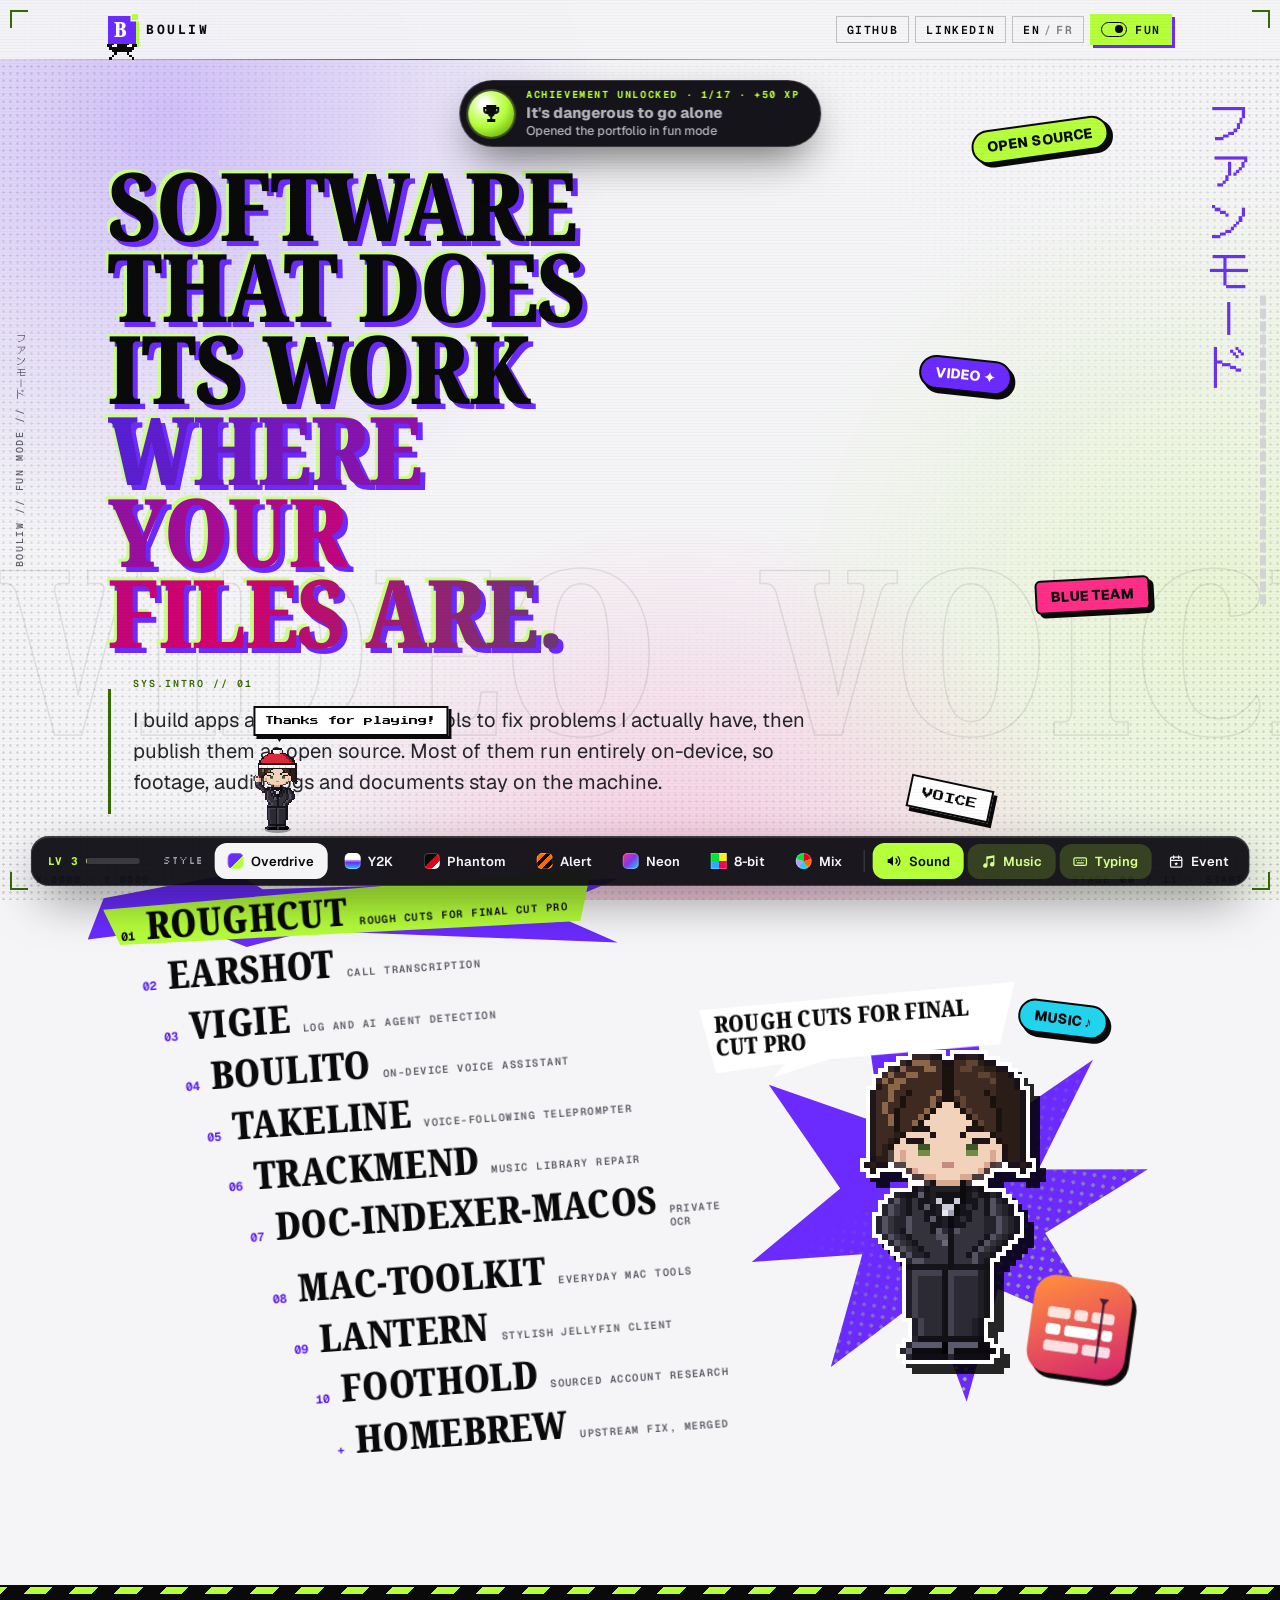
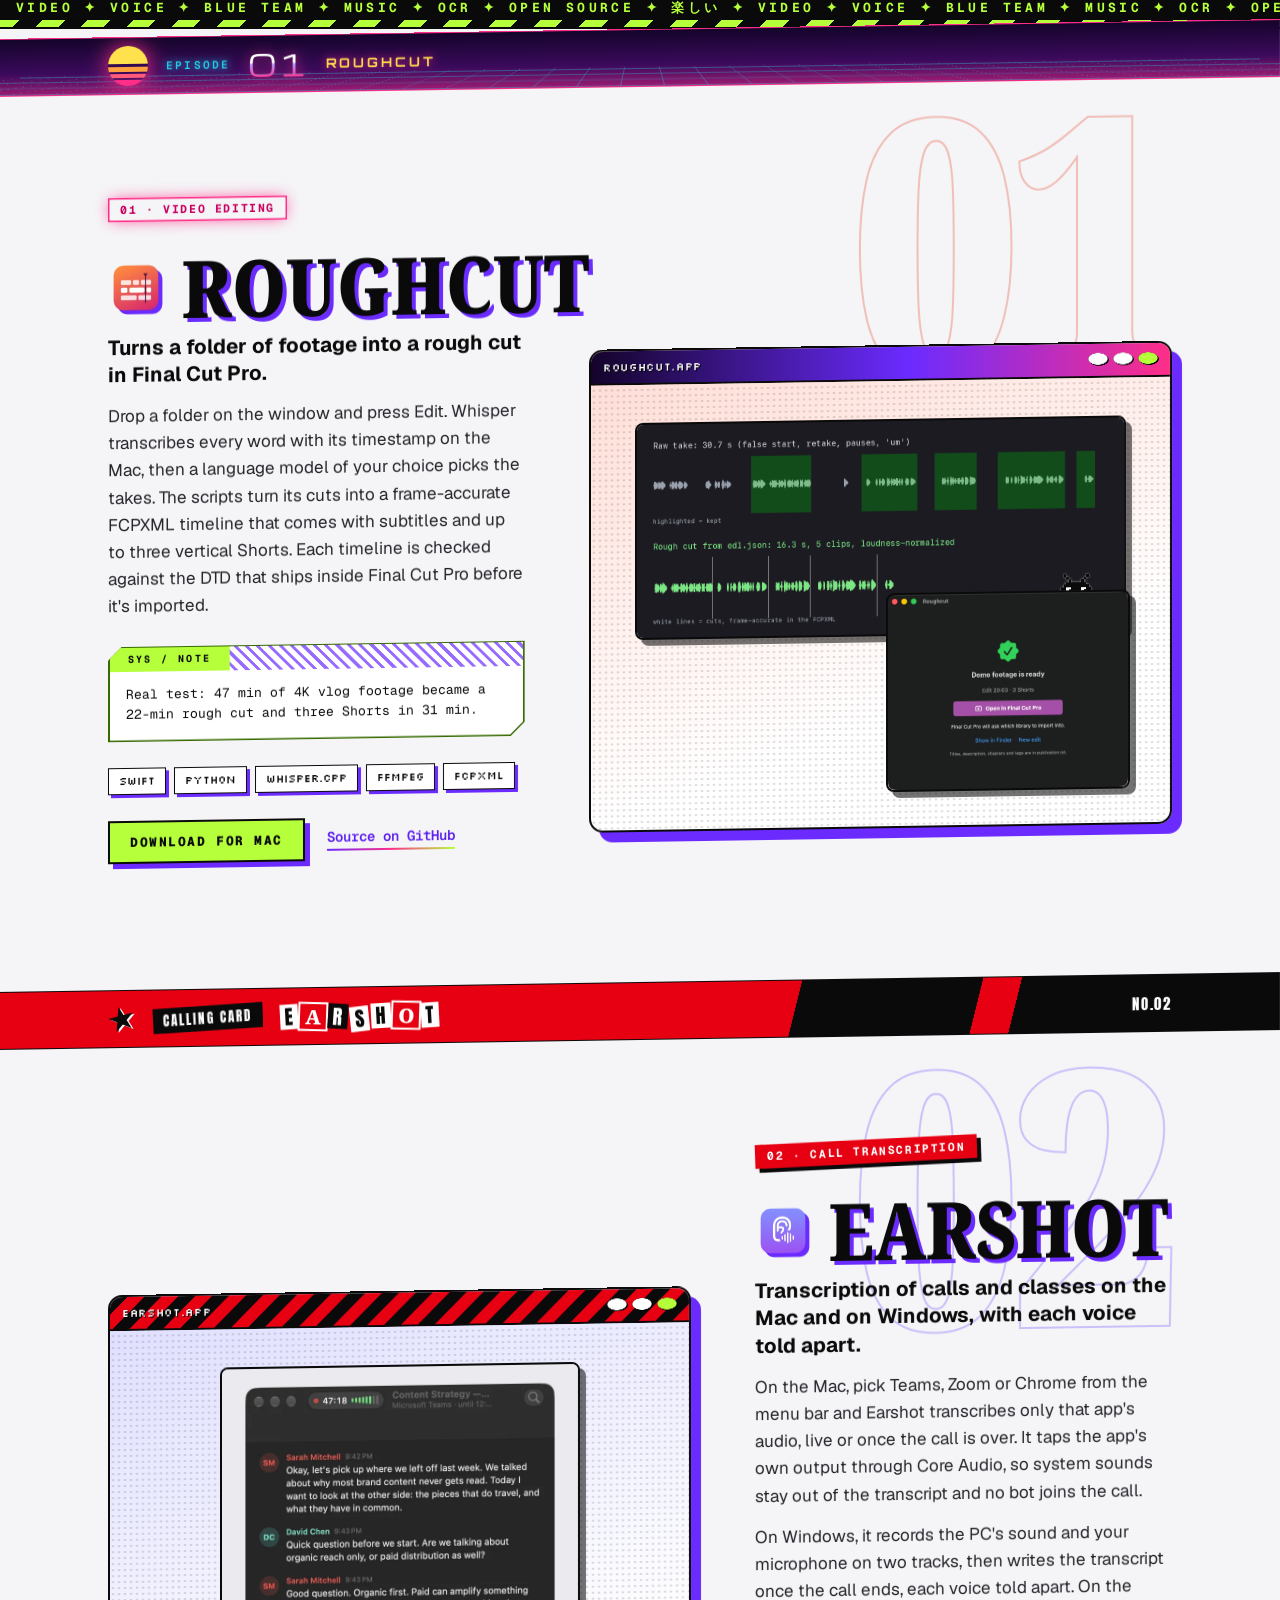
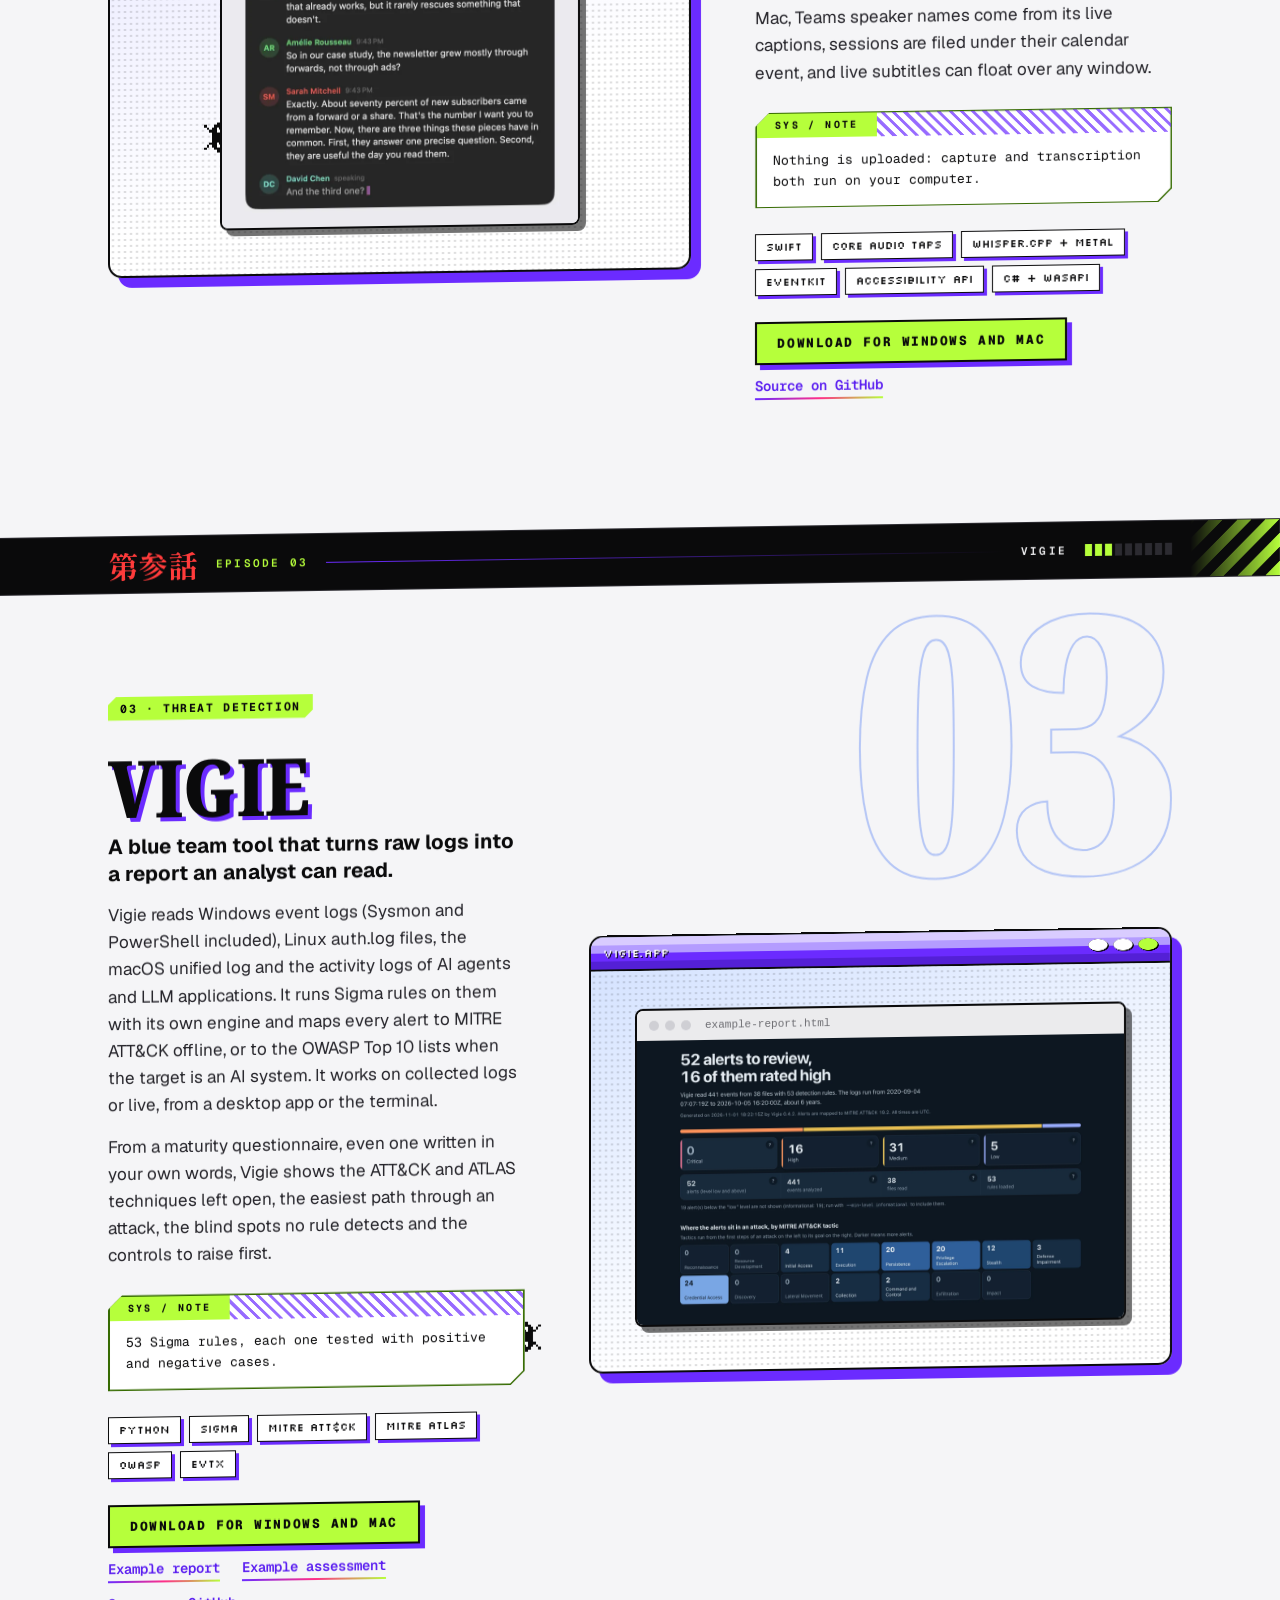
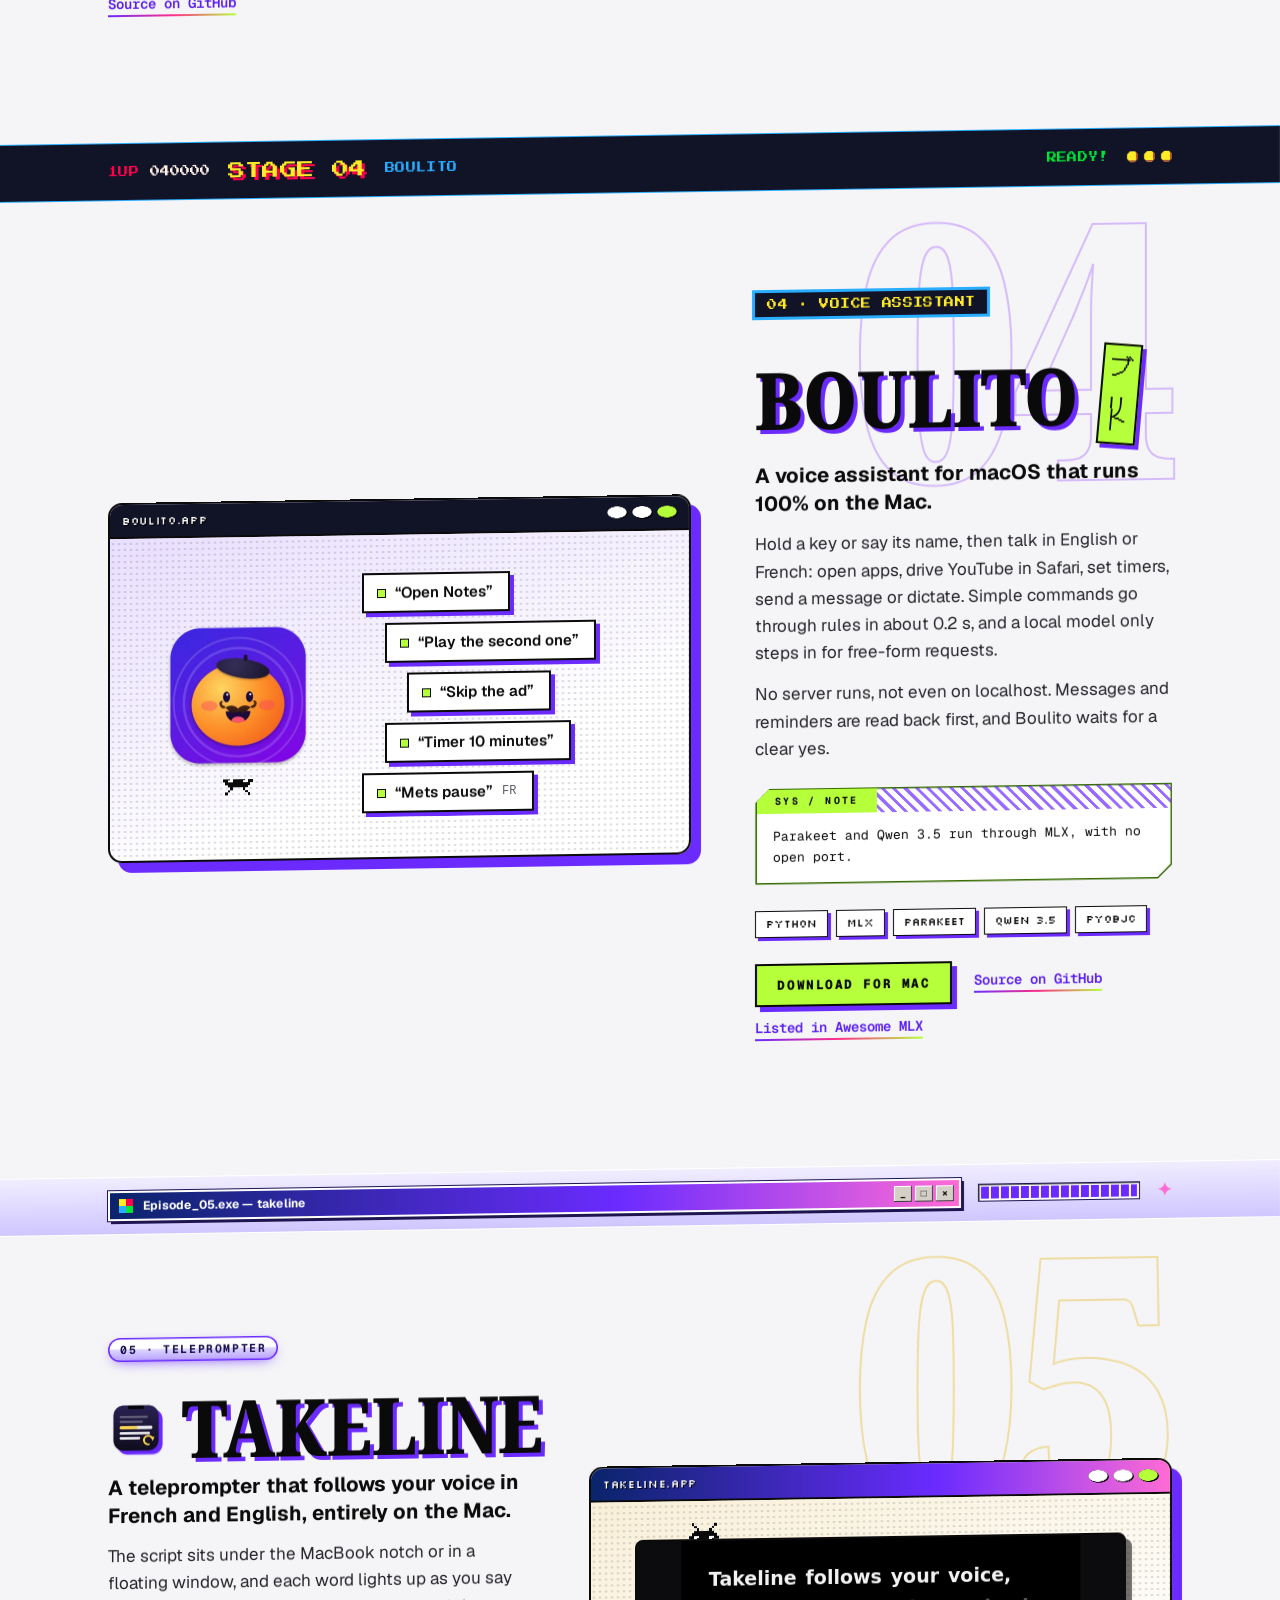
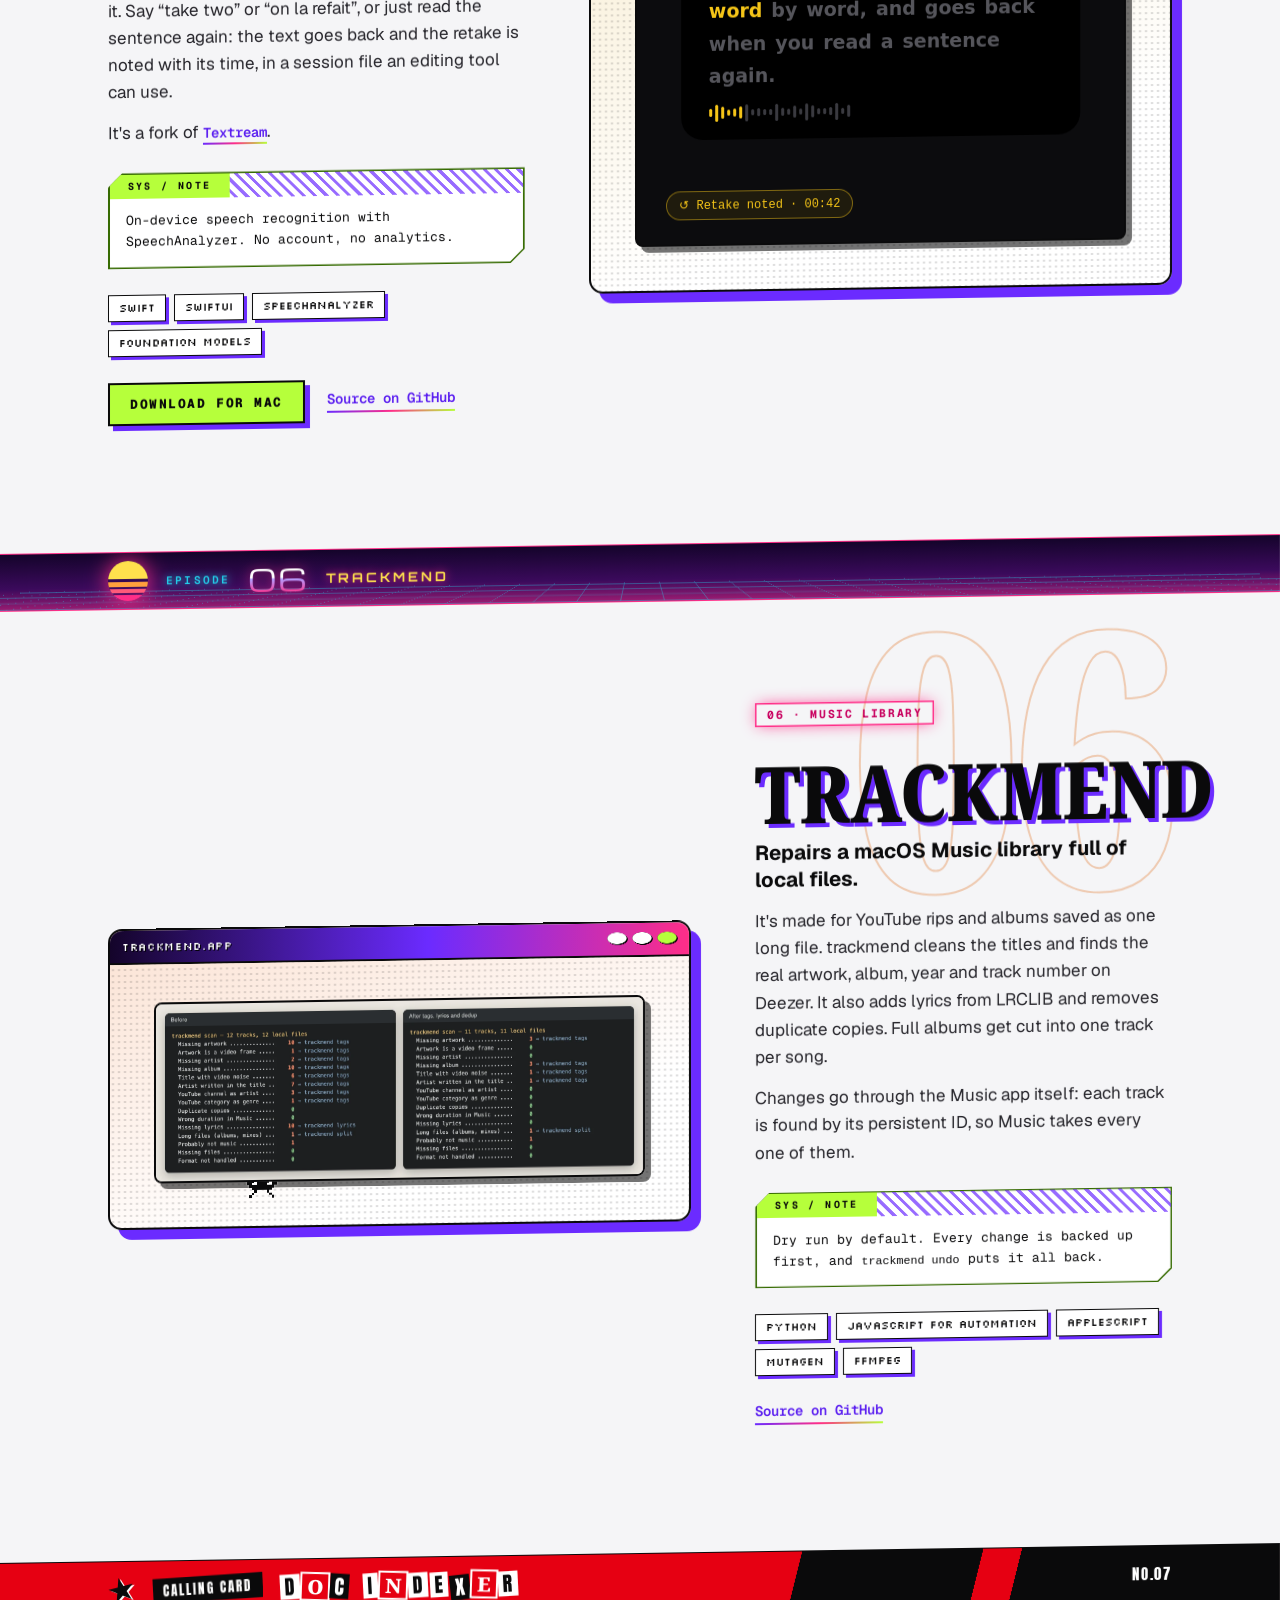
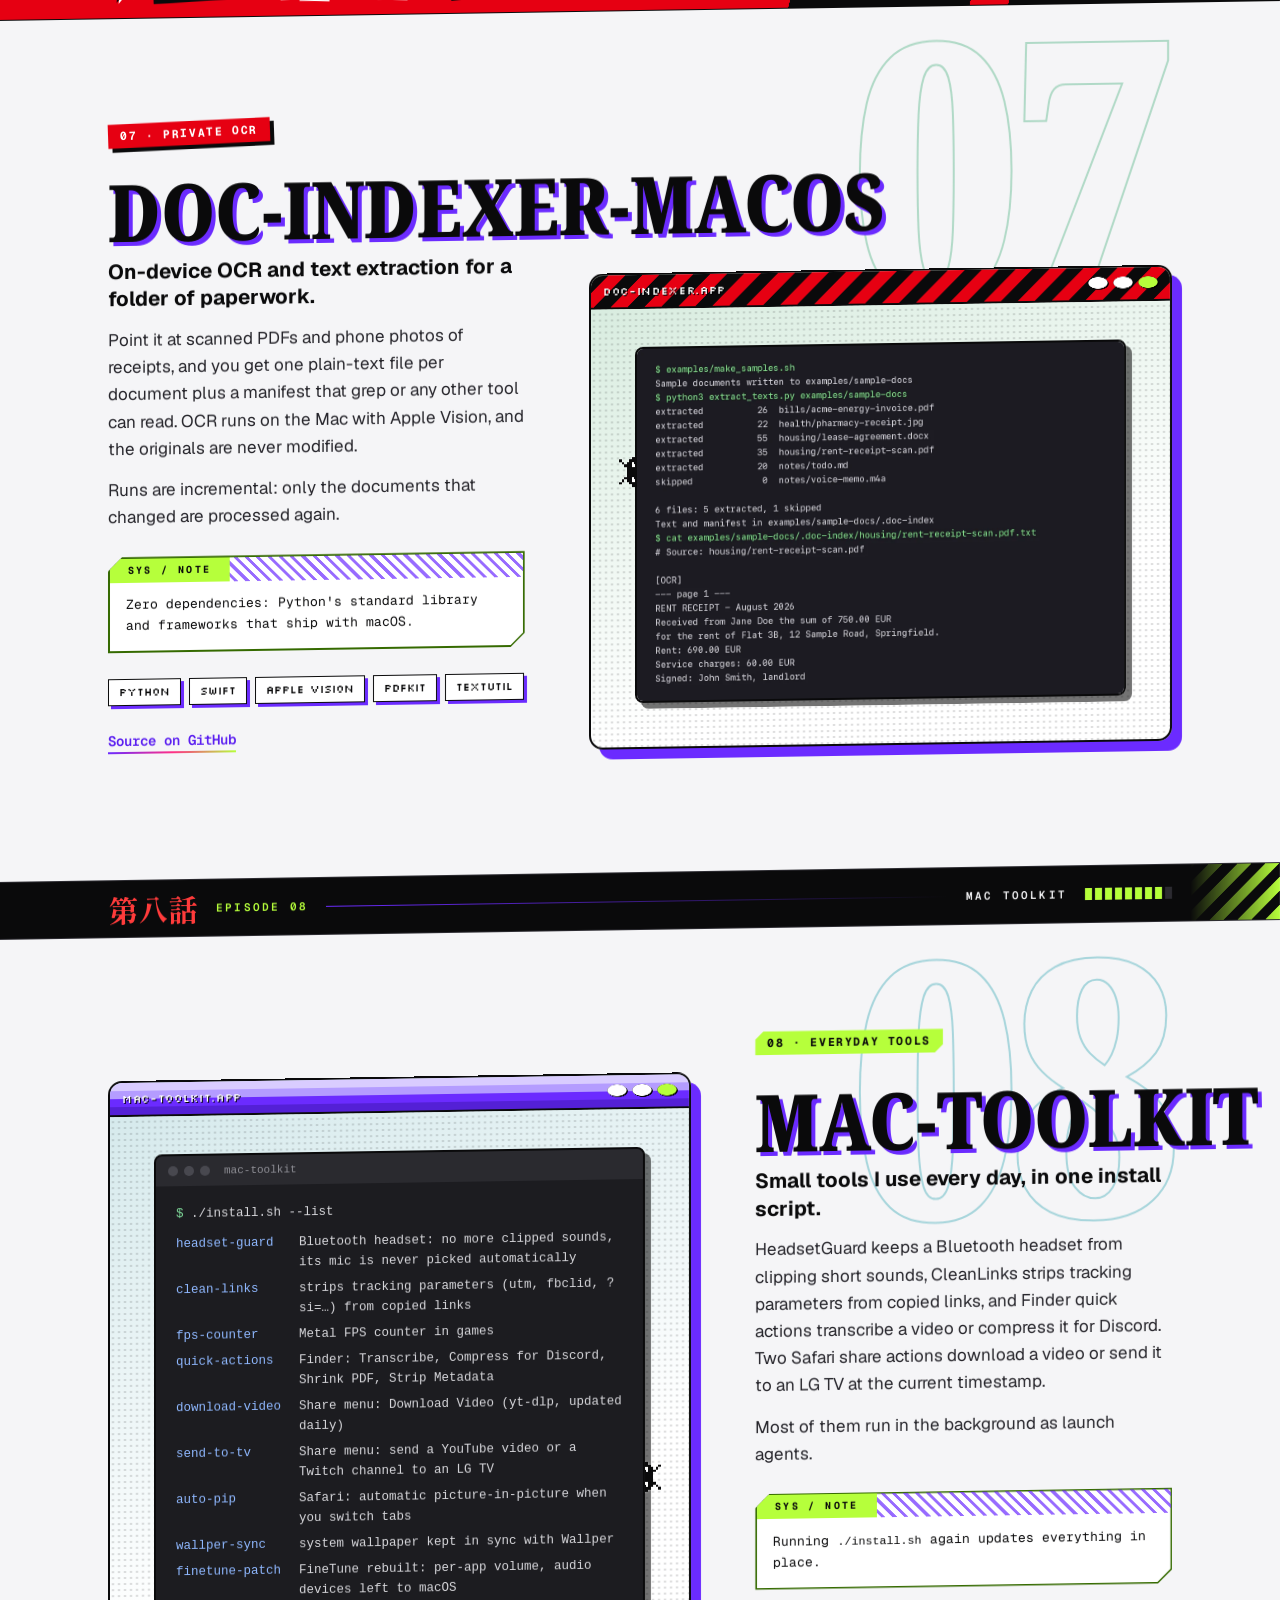
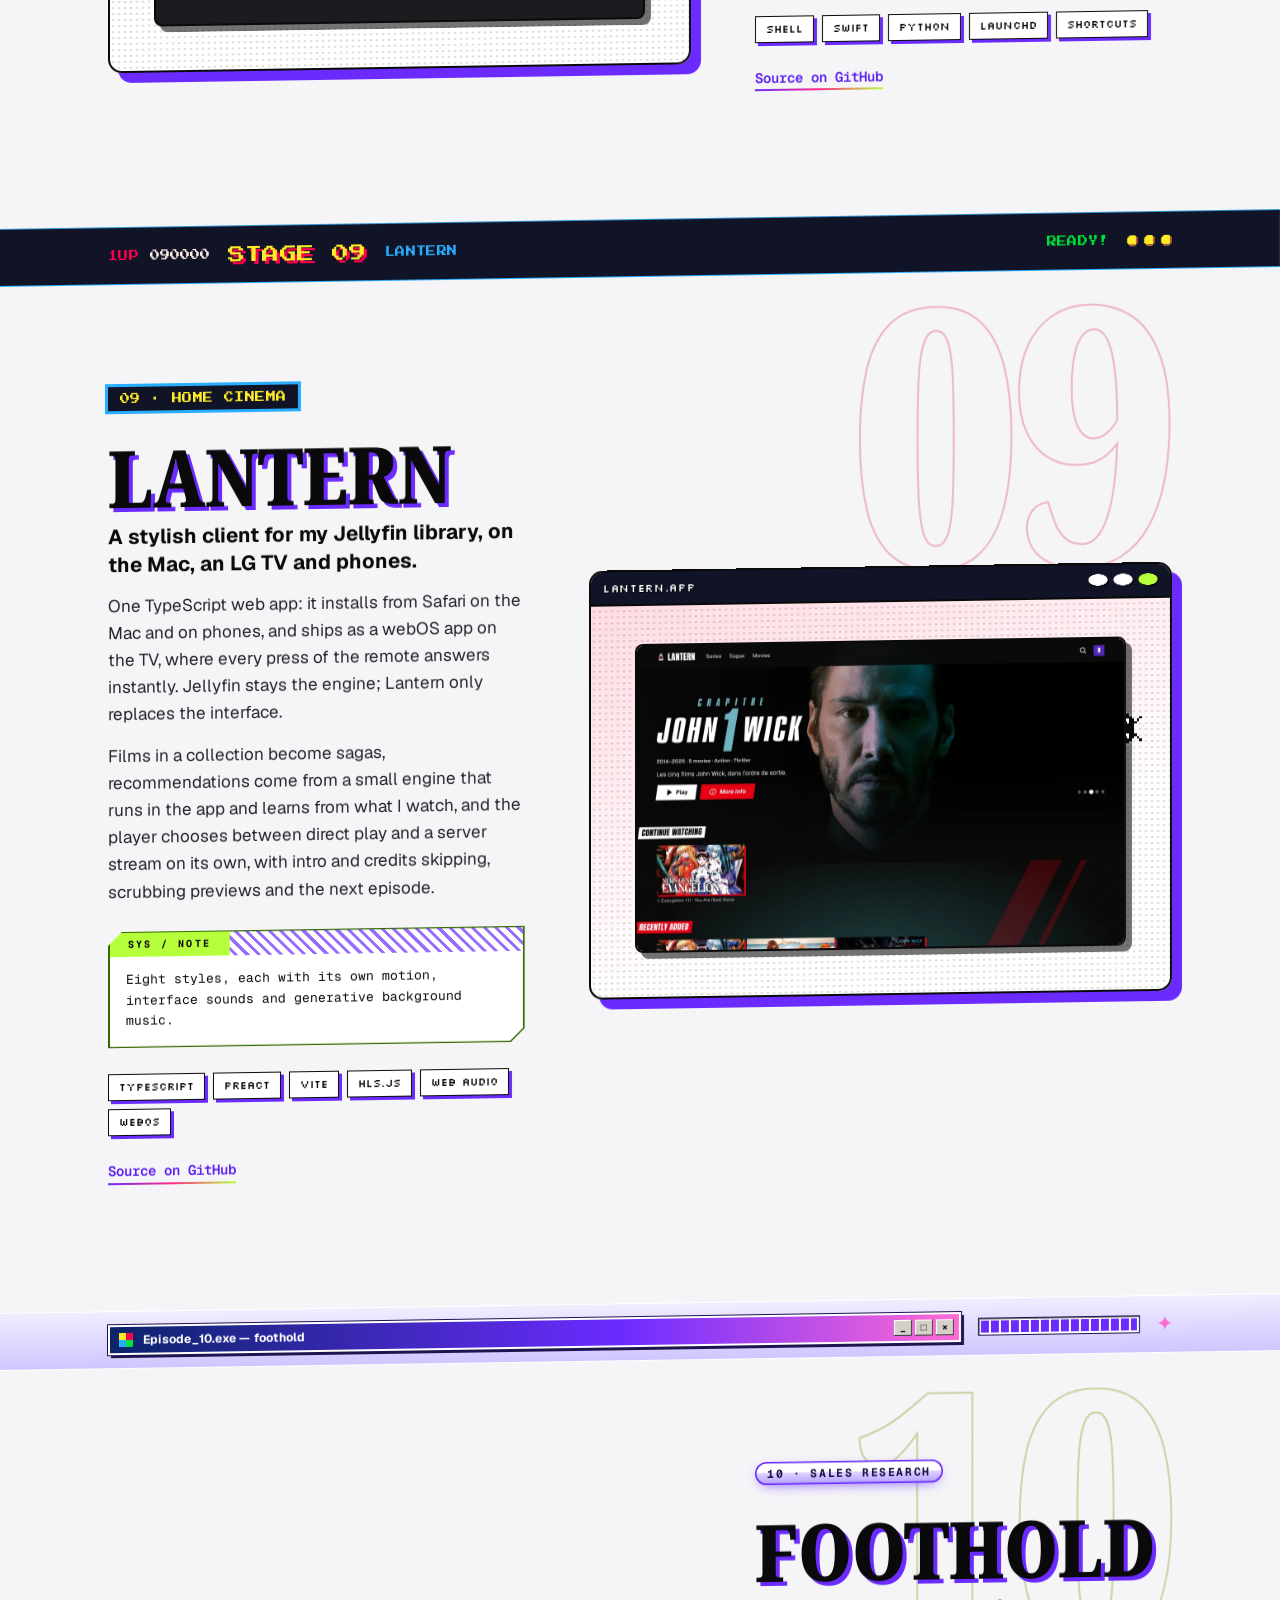
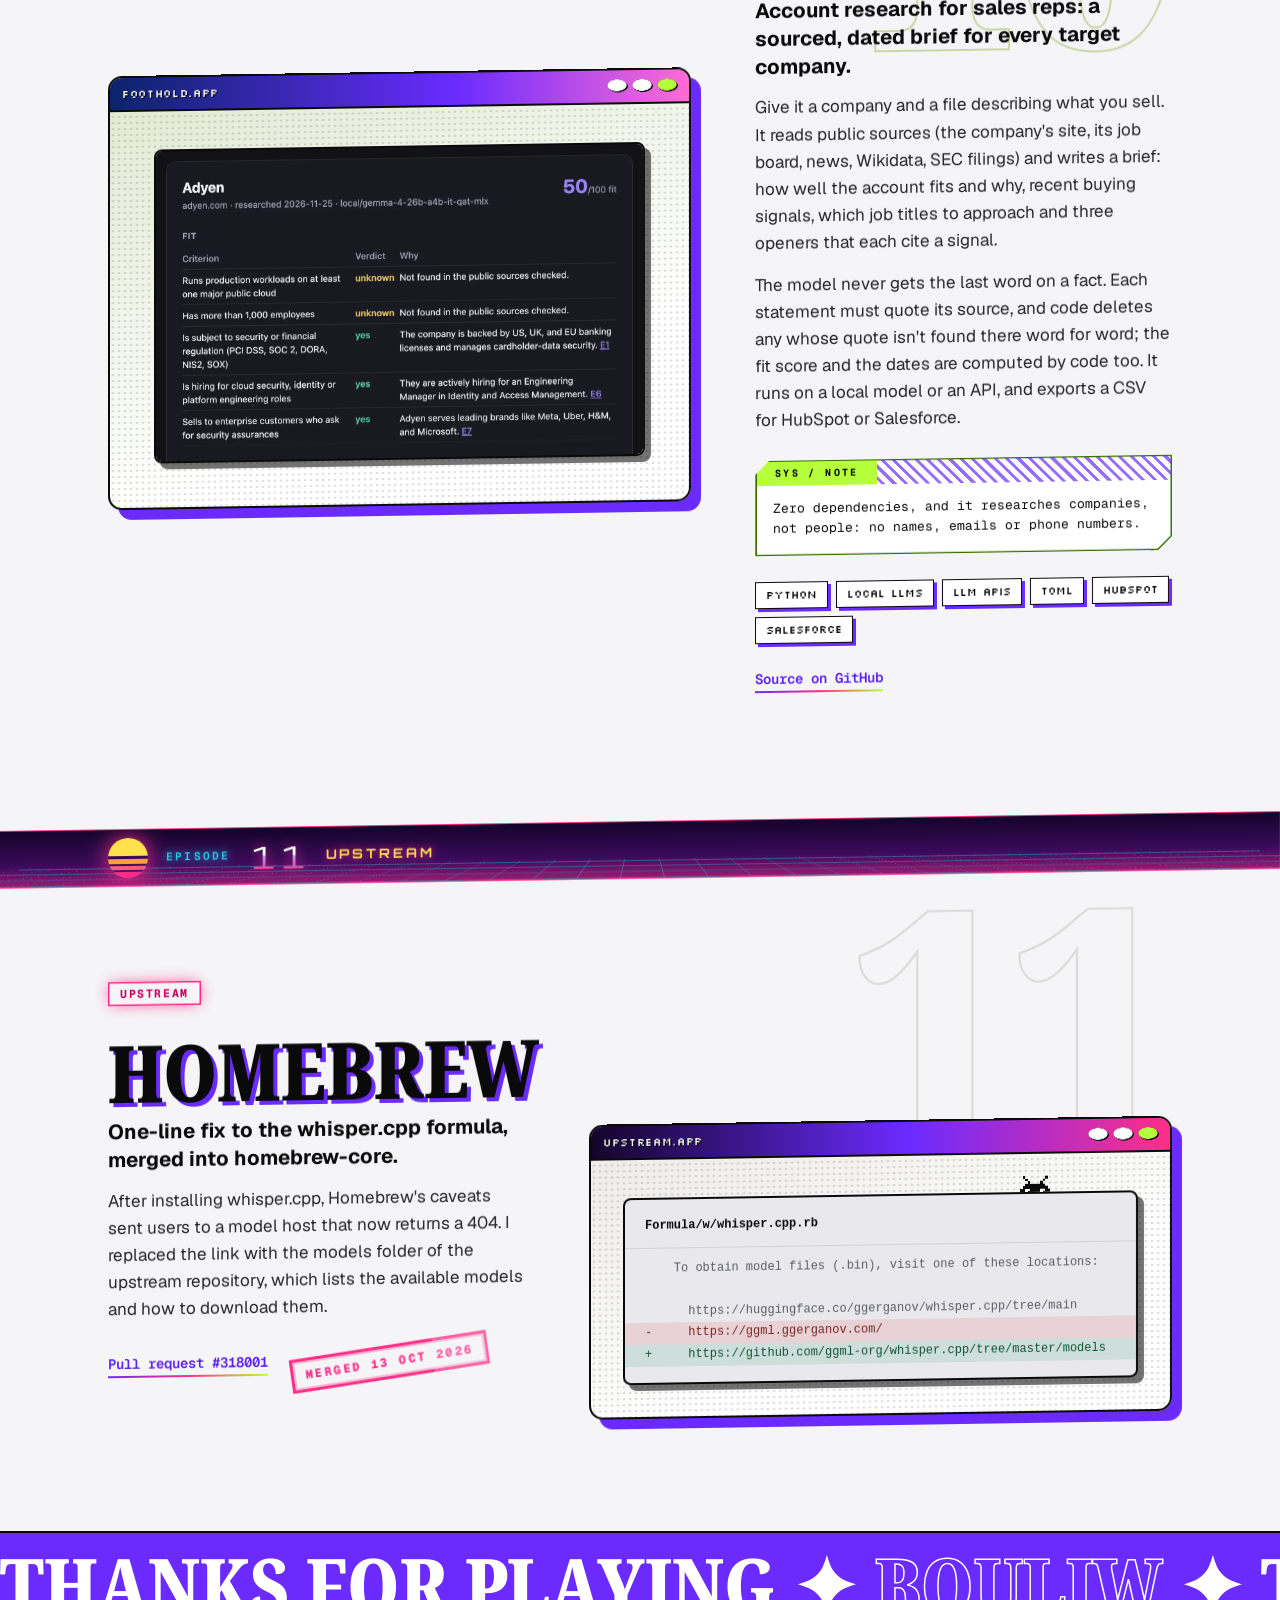
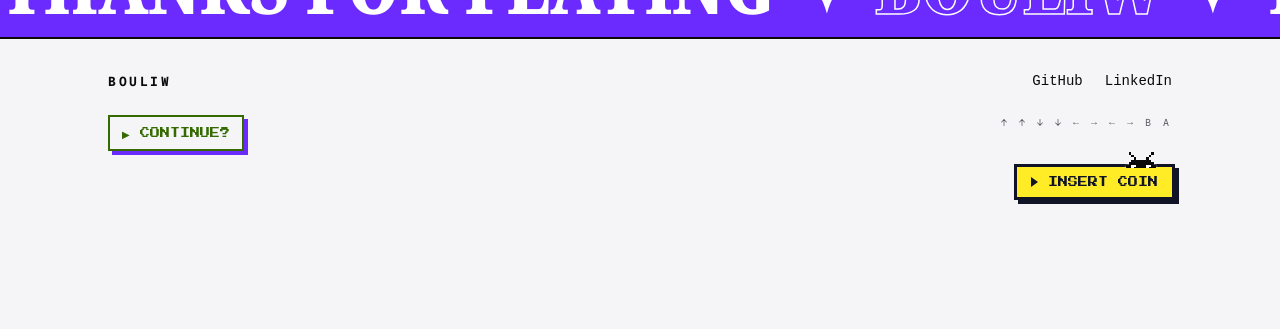
<file: index.html>
<!doctype html>
<html lang="en">
<head>
<meta charset="utf-8">
<meta name="viewport" content="width=device-width, initial-scale=1">
<title>Bouliw · Software that does its work where your files are</title>
<meta name="description" content="Open-source apps and command-line tools, most of them running on-device: rough cuts for Final Cut Pro, call transcription, log and AI agent detection and more.">
<meta property="og:title" content="Bouliw · Software that does its work where your files are">
<meta property="og:description" content="Open-source apps and command-line tools, most of them running entirely on-device.">
<meta property="og:url" content="https://bouliw.github.io/">
<meta property="og:type" content="website">
<meta property="og:image" content="https://bouliw.github.io/assets/og.png?v=4">
<meta property="og:image:width" content="1200">
<meta property="og:image:height" content="630">
<meta property="og:image:alt" content="Bouliw: Software that does its work where your files are. Roughcut, Earshot, Vigie, Boulito, Takeline, trackmend, doc-indexer, mac-toolkit, Lantern and foothold.">
<meta name="twitter:card" content="summary_large_image">
<link rel="canonical" href="https://bouliw.github.io/">
<script type="application/ld+json">{"@context":"https://schema.org","@graph":[{"@type":"ProfilePage","@id":"https://bouliw.github.io/#page","url":"https://bouliw.github.io/","name":"Bouliw · Software that does its work where your files are","inLanguage":["en","fr"],"mainEntity":{"@id":"https://bouliw.github.io/#me"},"isPartOf":{"@id":"https://bouliw.github.io/#site"}},{"@type":"WebSite","@id":"https://bouliw.github.io/#site","url":"https://bouliw.github.io/","name":"Bouliw","inLanguage":["en","fr"],"publisher":{"@id":"https://bouliw.github.io/#me"}},{"@type":"Person","@id":"https://bouliw.github.io/#me","name":"Bouliw","url":"https://bouliw.github.io/","sameAs":["https://github.com/Bouliw","https://www.linkedin.com/in/martin-laffont-1a218b250/"]},{"@type":"SoftwareSourceCode","@id":"https://bouliw.github.io/#roughcut","name":"Roughcut","description":"Turns a folder of footage into a rough cut in Final Cut Pro.","url":"https://bouliw.github.io/#roughcut","codeRepository":"https://github.com/Bouliw/fcpxml-roughcut","programmingLanguage":["Swift","Python"],"author":{"@id":"https://bouliw.github.io/#me"}},{"@type":"SoftwareSourceCode","@id":"https://bouliw.github.io/#earshot","name":"Earshot","description":"Transcription of calls and classes on the Mac and on Windows, with each voice told apart.","url":"https://bouliw.github.io/#earshot","codeRepository":"https://github.com/Bouliw/earshot","programmingLanguage":["Swift","C#"],"author":{"@id":"https://bouliw.github.io/#me"}},{"@type":"SoftwareSourceCode","@id":"https://bouliw.github.io/#vigie","name":"Vigie","description":"A blue team tool that turns raw logs into a report an analyst can read.","url":"https://bouliw.github.io/#vigie","codeRepository":"https://github.com/Bouliw/vigie","programmingLanguage":["Python"],"author":{"@id":"https://bouliw.github.io/#me"}},{"@type":"SoftwareSourceCode","@id":"https://bouliw.github.io/#boulito","name":"Boulito","description":"A voice assistant for macOS that runs 100% on the Mac.","url":"https://bouliw.github.io/#boulito","codeRepository":"https://github.com/Bouliw/boulito","programmingLanguage":["Python"],"author":{"@id":"https://bouliw.github.io/#me"}},{"@type":"SoftwareSourceCode","@id":"https://bouliw.github.io/#takeline","name":"Takeline","description":"A teleprompter that follows your voice in French and English, entirely on the Mac.","url":"https://bouliw.github.io/#takeline","codeRepository":"https://github.com/Bouliw/takeline","programmingLanguage":["Swift"],"author":{"@id":"https://bouliw.github.io/#me"}},{"@type":"SoftwareSourceCode","@id":"https://bouliw.github.io/#trackmend","name":"trackmend","description":"Repairs a macOS Music library full of local files.","url":"https://bouliw.github.io/#trackmend","codeRepository":"https://github.com/Bouliw/trackmend","programmingLanguage":["Python","JavaScript","AppleScript"],"author":{"@id":"https://bouliw.github.io/#me"}},{"@type":"SoftwareSourceCode","@id":"https://bouliw.github.io/#doc-indexer","name":"doc-indexer-macos","description":"On-device OCR and text extraction for a folder of paperwork.","url":"https://bouliw.github.io/#doc-indexer","codeRepository":"https://github.com/Bouliw/doc-indexer-macos","programmingLanguage":["Python","Swift"],"author":{"@id":"https://bouliw.github.io/#me"}},{"@type":"SoftwareSourceCode","@id":"https://bouliw.github.io/#mac-toolkit","name":"mac-toolkit","description":"Small tools I use every day, in one install script.","url":"https://bouliw.github.io/#mac-toolkit","codeRepository":"https://github.com/Bouliw/mac-toolkit","programmingLanguage":["Shell","Swift","Python"],"author":{"@id":"https://bouliw.github.io/#me"}},{"@type":"SoftwareSourceCode","@id":"https://bouliw.github.io/#lantern","name":"Lantern","description":"A stylish client for a Jellyfin library, on the Mac, an LG TV and phones.","url":"https://bouliw.github.io/#lantern","codeRepository":"https://github.com/Bouliw/lantern","programmingLanguage":["TypeScript"],"author":{"@id":"https://bouliw.github.io/#me"}},{"@type":"SoftwareSourceCode","@id":"https://bouliw.github.io/#foothold","name":"foothold","description":"Account research for sales reps: a sourced, dated brief for every target company.","url":"https://bouliw.github.io/#foothold","codeRepository":"https://github.com/Bouliw/foothold","programmingLanguage":["Python"],"author":{"@id":"https://bouliw.github.io/#me"}}]}</script>
<meta name="theme-color" content="#f5f3ee" media="(prefers-color-scheme: light)">
<meta name="theme-color" content="#0f0f11" media="(prefers-color-scheme: dark)">
<link rel="icon" href="data:image/svg+xml,%3Csvg xmlns='http://www.w3.org/2000/svg' viewBox='0 0 32 32'%3E%3Crect width='32' height='32' rx='8' fill='%2318181b'/%3E%3Ctext x='16' y='23' font-family='Georgia,serif' font-size='20' text-anchor='middle' fill='%23f5f3ee'%3EB%3C/text%3E%3C/svg%3E">
<style>
:root {
  color-scheme: light dark;
  --bg: #f5f3ee;
  --surface: #fffdf9;
  --ink: #18181b;
  --text: #34332f;
  --muted: #6b6963;
  --line: #e2ded4;
  --mix: black;
  --mix-amount: 38%;
  --serif: ui-serif, "New York", "Iowan Old Style", Georgia, serif;
  --sans: -apple-system, BlinkMacSystemFont, "Segoe UI", system-ui, sans-serif;
  --mono: ui-monospace, "SF Mono", Menlo, Consolas, monospace;
}
@media (prefers-color-scheme: dark) {
  :root {
    --bg: #0f0f11;
    --surface: #18181b;
    --ink: #eeede8;
    --text: #c9c7c0;
    --muted: #96948c;
    --line: #27272c;
    --mix: white;
    --mix-amount: 22%;
  }
}
@media (prefers-reduced-motion: no-preference) { html { scroll-behavior: smooth; } }

* { box-sizing: border-box; }
body {
  margin: 0;
  background: var(--bg);
  color: var(--text);
  font: 17px/1.6 var(--sans);
  -webkit-font-smoothing: antialiased;
  text-rendering: optimizeLegibility;
}
a { color: inherit; }
a:focus-visible, pre:focus-visible { outline: 2px solid var(--ink); outline-offset: 3px; border-radius: 4px; }
img, video { display: block; max-width: 100%; height: auto; }
code { font: .9em var(--mono); }
.wrap { max-width: 1160px; margin: 0 auto; padding: 0 clamp(20px, 5vw, 48px); }
.skip { position: absolute; left: -9999px; }
.skip:focus { left: 16px; top: 16px; background: var(--ink); color: var(--bg); padding: 8px 12px; border-radius: 8px; }

/* Header */
.top { display: flex; justify-content: space-between; align-items: center; padding: 28px 0; font: 14px var(--mono); }
.mark { display: inline-flex; align-items: center; gap: 10px; text-decoration: none; color: var(--ink); font-weight: 600; }
.glyph { width: 28px; height: 28px; border-radius: 8px; background: var(--ink); color: var(--bg); display: grid; place-items: center; font: 500 18px/1 var(--serif); }
.top nav { display: flex; gap: 22px; }
.top nav a { color: var(--muted); text-decoration: none; }
.top nav a:hover { color: var(--ink); }

/* Hero */
.hero { padding: clamp(48px, 10vw, 128px) 0 clamp(40px, 7vw, 88px); }
h1 { font: 500 clamp(2.6rem, 6.6vw, 5.2rem)/1.02 var(--serif); letter-spacing: -0.028em; color: var(--ink); margin: 0; max-width: 13ch; }
h1 em { font-style: italic; }
.lede { max-width: 54ch; font-size: clamp(1.06rem, 1.6vw, 1.24rem); line-height: 1.55; color: var(--muted); margin: 28px 0 0; }

/* Index */
.index { margin-top: clamp(48px, 7vw, 80px); }
.index ol { list-style: none; margin: 0; padding: 0; display: grid; column-gap: 48px; border-top: 1px solid var(--line); }
@media (min-width: 760px) { .index ol { grid-template-columns: 1fr 1fr; } }
.index li { border-bottom: 1px solid var(--line); }
.index a { display: grid; grid-template-columns: 2.4em auto 1fr; align-items: baseline; gap: 12px; padding: 14px 0; text-decoration: none; }
.index .n { font: 13px var(--mono); color: var(--muted); }
.index .t { font: 500 1.15rem/1.3 var(--serif); color: var(--ink); display: inline-flex; align-items: center; gap: 10px; }
.index .t::before { content: ""; width: 8px; height: 8px; border-radius: 50%; background: var(--accent); transform: translateY(-1px); }
.index .d { color: var(--muted); font-size: 15px; text-align: right; }
.index a:hover .t { color: var(--accent-ink); }
@media (max-width: 520px) { .index a { grid-template-columns: 2.4em 1fr; } .index .d { grid-column: 2; text-align: left; margin-top: -8px; } }

/* Projects */
[style*="--accent"] {
  --accent-ink: color-mix(in oklab, var(--accent), var(--mix) var(--mix-amount));
  --tint: color-mix(in oklab, var(--accent) 14%, var(--bg));
}
.project { display: grid; grid-template-columns: minmax(0, 1fr); gap: 36px; padding: clamp(56px, 9vw, 112px) 0; border-top: 1px solid var(--line); scroll-margin-top: 16px; }
@media (min-width: 960px) {
  .project { grid-template-columns: minmax(0, 5fr) minmax(0, 7fr); gap: 64px; align-items: center; }
  .project:nth-of-type(even) { grid-template-columns: minmax(0, 7fr) minmax(0, 5fr); }
  .project:nth-of-type(even) .stage { order: -1; }
}
.label { font: 500 12.5px/1 var(--mono); letter-spacing: .07em; text-transform: uppercase; color: var(--accent-ink); margin: 0; }
.head { display: flex; align-items: center; gap: 16px; margin: 18px 0 12px; }
.head img { width: 56px; height: 56px; }
h2 { font: 500 clamp(2.1rem, 3.8vw, 3.1rem)/1.04 var(--serif); letter-spacing: -0.022em; color: var(--ink); margin: 0; }
.tagline { font-size: 1.22rem; line-height: 1.4; color: var(--ink); margin: 0 0 14px; }
.copy p { margin: 0 0 14px; }
.copy .fact { font: 13.5px/1.55 var(--mono); color: var(--ink); border-left: 2px solid var(--accent); padding: 2px 0 2px 14px; margin: 22px 0; }
.stack { list-style: none; padding: 0; margin: 0; display: flex; flex-wrap: wrap; gap: 6px; }
.stack li { font: 12.5px/1 var(--mono); padding: 7px 10px; border: 1px solid var(--line); border-radius: 999px; color: var(--muted); }
.copy .links { display: flex; flex-wrap: wrap; align-items: center; gap: 12px 22px; margin-top: 26px; font-size: 15px; }
.btn { background: var(--ink); color: var(--bg); padding: 10px 17px; border-radius: 999px; text-decoration: none; font-weight: 600; }
.btn:hover { background: var(--accent-ink); }
.more { color: var(--ink); text-decoration: underline; text-decoration-color: var(--line); text-underline-offset: 4px; text-decoration-thickness: 2px; }
.more:hover { text-decoration-color: var(--accent); }

/* Stages */
.stage { margin: 0; background: var(--tint); border-radius: 22px; padding: clamp(20px, 4vw, 44px); position: relative; overflow: hidden; }
.shot { border-radius: 12px; box-shadow: 0 1px 2px rgb(0 0 0 / .08), 0 14px 34px -10px rgb(0 0 0 / .3); }
.roughcut-stage { padding-bottom: clamp(96px, 17vw, 190px); }
.roughcut-stage .inset { position: absolute; width: 42%; right: 7%; bottom: clamp(18px, 3vw, 34px); }
.earshot-stage video { width: 100%; max-width: 360px; margin: 0 auto; }
.window { display: block; text-decoration: none; border-radius: 12px; overflow: hidden; background: #fff; box-shadow: 0 1px 2px rgb(0 0 0 / .08), 0 14px 34px -10px rgb(0 0 0 / .3); }
.bar { height: 30px; display: flex; align-items: center; gap: 6px; padding: 0 12px; background: #ebebed; font: 11px var(--mono); color: #6e6e73; }
.bar i { width: 10px; height: 10px; border-radius: 50%; background: #cfcfd4; }
.bar span { margin-left: 8px; }
.window img { width: 100%; }

.boulito-stage { display: grid; grid-template-columns: auto 1fr; gap: clamp(20px, 4vw, 40px); align-items: center; }
.boulito-stage > img { width: clamp(96px, 16vw, 168px); }
.said { list-style: none; margin: 0; padding: 0; display: grid; gap: 10px; }
.said li { width: fit-content; background: var(--surface); border: 1px solid var(--line); border-radius: 18px 18px 18px 6px; padding: 9px 16px 9px 14px; color: var(--ink); font-size: 16px; display: flex; align-items: center; gap: 10px; box-shadow: 0 6px 18px -12px rgb(0 0 0 / .4); }
.said li::before { content: ""; width: 7px; height: 7px; border-radius: 50%; background: var(--accent); }
.said li:nth-child(2), .said li:nth-child(4) { margin-left: 8%; }
.said li:nth-child(3) { margin-left: 16%; }
.said small { color: var(--muted); font: 12px var(--mono); }

.screen { background: #0c0c0e; border-radius: 14px; aspect-ratio: 16 / 10; position: relative; box-shadow: 0 14px 34px -10px rgb(0 0 0 / .45); overflow: hidden; }
.notch { position: absolute; left: 50%; top: 0; transform: translateX(-50%); width: 82%; background: #000; border-radius: 0 0 22px 22px; padding: clamp(14px, 2.4vw, 22px) clamp(16px, 3vw, 28px) clamp(12px, 2vw, 18px); }
.notch p { margin: 0; font: 600 clamp(14px, 1.9vw, 19px)/1.7 var(--sans); color: #f2f2f2; word-spacing: .12em; }
.notch mark { background: none; color: #f5c518; }
.notch .next { color: #55555b; }
.meter { display: flex; align-items: center; gap: 3px; margin-top: 12px; height: 18px; }
.meter i { width: 3px; border-radius: 2px; background: #3a3a40; height: 30%; }
.meter i:nth-child(-n+6) { background: #f5c518; }
.meter i:nth-child(3n) { height: 70%; } .meter i:nth-child(4n+1) { height: 45%; } .meter i:nth-child(5n+2) { height: 95%; }
.retake { position: absolute; left: 6%; bottom: 8%; font: 12px var(--mono); color: #f5c518; border: 1px solid rgb(245 197 24 / .45); border-radius: 999px; padding: 6px 12px; background: rgb(245 197 24 / .08); }

.term { background: #1c1c20; border-radius: 12px; overflow: hidden; box-shadow: 0 14px 34px -10px rgb(0 0 0 / .45); }
.term .bar { background: #2a2a2f; color: #8e8e95; }
.term .bar i { background: #48484f; }
.term { font: 12.5px/1.6 var(--mono); color: #d8d8dc; }
.term .cmd { margin: 0; padding: 18px 20px 10px; }
.term .cmd b { color: #7fd99a; font-weight: 400; }
.term dl { margin: 0; padding: 0 20px 22px; display: grid; grid-template-columns: max-content 1fr; gap: 6px 18px; }
.term dt { color: #8fb8ff; }
.term dd { margin: 0; }

/* Upstream */
.upstream { padding: clamp(56px, 9vw, 112px) 0; border-top: 1px solid var(--line); display: grid; grid-template-columns: minmax(0, 1fr); gap: 32px; }
@media (min-width: 960px) { .upstream { grid-template-columns: minmax(0, 5fr) minmax(0, 7fr); gap: 64px; align-items: center; } }
.diff-stage { padding: clamp(16px, 3vw, 32px); }
.diff { margin: 0; background: var(--surface); border: 1px solid var(--line); border-radius: 14px; overflow-x: auto; font: 12.5px/1.8 var(--mono); padding: 16px 0; color: var(--muted); }
.diff span { display: block; padding: 0 20px; white-space: pre; }
.diff .file { color: var(--ink); font-weight: 600; border-bottom: 1px solid var(--line); padding-bottom: 10px; margin-bottom: 10px; }
.diff del, .diff ins { text-decoration: none; display: block; padding: 0 20px; white-space: pre; }
.diff del { background: color-mix(in oklab, #e5534b 14%, transparent); color: color-mix(in oklab, #e5534b, var(--mix) var(--mix-amount)); }
.diff ins { background: color-mix(in oklab, #2ea36b 14%, transparent); color: color-mix(in oklab, #2ea36b, var(--mix) var(--mix-amount)); }

/* Footer */
footer { border-top: 1px solid var(--line); padding: 32px 0 48px; display: flex; flex-wrap: wrap; justify-content: space-between; gap: 16px; font: 14px var(--mono); color: var(--muted); }
footer nav { display: flex; gap: 22px; }
footer a { color: var(--ink); text-decoration: none; }
footer a:hover { text-decoration: underline; text-underline-offset: 4px; }

@media (max-width: 600px) {
  body { font-size: 16px; }
  .stage { border-radius: 16px; }
  .roughcut-stage .inset { width: 50%; right: 5%; }
  .said li { font-size: 14.5px; }
  .boulito-stage { grid-template-columns: 1fr; justify-items: start; }
  .term dl { grid-template-columns: 1fr; gap: 0; }
  .term dd { margin-bottom: 10px; }
}
</style>
<link rel="stylesheet" href="fun/fun.css">
<script>
(function () {
  var r = document.documentElement, on = null, skin = null, lang = null;
  r.classList.add('has-js');
  try { on = localStorage.getItem('bouliw-fun'); skin = localStorage.getItem('bouliw-fun-style'); lang = localStorage.getItem('bouliw-lang'); } catch (e) {}
  if (lang !== 'fr' && lang !== 'en') lang = /^fr/i.test((navigator.languages && navigator.languages[0]) || navigator.language || '') ? 'fr' : 'en';
  if (lang === 'fr') {
    /* Hidden for a moment while lang.js swaps in the French copy (shown anyway after 1.5 s). */
    r.lang = 'fr';
    r.classList.add('i18n-pending');
    setTimeout(function () { r.classList.remove('i18n-pending'); }, 1500);
  }
  if (on === 'off') return;
  r.dataset.fun = '';
  r.dataset.skin = /^(overdrive|y2k|phantom|alert|neon|pixel|mix)$/.test(skin) ? skin : 'overdrive';
  r.classList.add('od-intro');
  /* The headline and text fonts of the style, fetched alongside the stylesheet instead of after it. */
  var fonts = { overdrive: ['noto-serif-wdth', 'geist'], y2k: ['michroma', 'geist'], phantom: ['anton', 'geist'], alert: ['noto-serif-wdth', 'geist'], neon: ['orbitron', 'geist-mono', 'geist'], pixel: ['press-start-2p', 'pixelify-sans'], mix: ['anton', 'geist'] }[r.dataset.skin];
  fonts.forEach(function (f) {
    var l = document.createElement('link');
    l.rel = 'preload'; l.as = 'font'; l.type = 'font/woff2'; l.crossOrigin = 'anonymous'; l.href = 'fun/fonts/' + f + '.woff2';
    document.head.appendChild(l);
  });
})();
</script>
</head>
<body>
<a class="skip" href="#projects" data-i18n="t0">Skip to projects</a>
<div class="wrap">

<header class="top">
  <a class="mark" href="/"><span class="glyph" aria-hidden="true">B</span>Bouliw</a>
  <nav aria-label="Elsewhere" data-i18n-aria="a0">
    <a href="https://github.com/Bouliw">GitHub</a>
    <a href="https://www.linkedin.com/in/martin-laffont-1a218b250/">LinkedIn</a>
    <button type="button" class="lang-toggle" aria-label="Français" lang="fr"><b data-l="en" lang="en">EN</b><i aria-hidden="true">/</i><b data-l="fr" lang="fr">FR</b></button>
  </nav>
  <button type="button" class="fun-toggle" aria-pressed="false" aria-label="Fun mode"><span class="fun-switch" aria-hidden="true"><i></i></span><span class="fun-label">Fun</span></button>
</header>

<section class="hero">
  <h1 data-i18n="t1">Software that does its work <em>where your files&nbsp;are.</em></h1>
  <p class="lede" data-i18n="t2">I build apps and command-line tools to fix problems I actually have, then publish them as open source. Most of them run entirely on-device, so footage, audio, logs and documents stay on the machine.</p>

  <nav class="index" aria-label="Projects" data-i18n-aria="a1">
    <ol>
      <li style="--accent:#e8553f"><a href="#roughcut"><span class="n">01</span><span class="t">Roughcut</span><span class="d" data-i18n="t3">Rough cuts for Final Cut Pro</span></a></li>
      <li style="--accent:#7c5cff"><a href="#earshot"><span class="n">02</span><span class="t">Earshot</span><span class="d" data-i18n="t4">Call transcription</span></a></li>
      <li style="--accent:#3d6df2"><a href="#vigie"><span class="n">03</span><span class="t">Vigie</span><span class="d" data-i18n="t5">Log and AI agent detection</span></a></li>
      <li style="--accent:#9a4dff"><a href="#boulito"><span class="n">04</span><span class="t">Boulito</span><span class="d" data-i18n="t6">On-device voice assistant</span></a></li>
      <li style="--accent:#e0b000"><a href="#takeline"><span class="n">05</span><span class="t">Takeline</span><span class="d" data-i18n="t7">Voice-following teleprompter</span></a></li>
      <li style="--accent:#e07a2e"><a href="#trackmend"><span class="n">06</span><span class="t">trackmend</span><span class="d" data-i18n="t8">Music library repair</span></a></li>
      <li style="--accent:#2ea36b"><a href="#doc-indexer"><span class="n">07</span><span class="t">doc-indexer-macos</span><span class="d" data-i18n="t9">Private OCR</span></a></li>
      <li style="--accent:#1499a6"><a href="#mac-toolkit"><span class="n">08</span><span class="t">mac-toolkit</span><span class="d" data-i18n="t10">Everyday Mac tools</span></a></li>
      <li style="--accent:#e0457b"><a href="#lantern"><span class="n">09</span><span class="t">Lantern</span><span class="d" data-i18n="t69">Stylish Jellyfin client</span></a></li>
      <li style="--accent:#7a9b12"><a href="#foothold"><span class="n">10</span><span class="t">foothold</span><span class="d" data-i18n="t76">Sourced account research</span></a></li>
      <li style="--accent:#a8a49a"><a href="#upstream"><span class="n">+</span><span class="t">Homebrew</span><span class="d" data-i18n="t11">Upstream fix, merged</span></a></li>
    </ol>
  </nav>
  <script>
    /* Each entry gets its rank, so the staircase of the fun styles keeps going whatever the number of projects. */
    document.querySelectorAll('.index li').forEach((li, i) => li.style.setProperty('--i', i));
  </script>
</section>

<main id="projects">

<article class="project" id="roughcut" style="--accent:#e8553f">
  <div class="copy">
    <p class="label" data-i18n="t14">01 · Video editing</p>
    <div class="head"><img src="assets/roughcut-icon.webp" width="192" height="192" alt=""><h2>Roughcut</h2></div>
    <p class="tagline" data-i18n="t15">Turns a folder of footage into a rough cut in Final Cut Pro.</p>
    <p data-i18n="t16">Drop a folder on the window and press Edit. Whisper transcribes every word with its timestamp on the Mac, then a language model of your choice picks the takes. The scripts turn its cuts into a frame-accurate FCPXML timeline that comes with subtitles and up to three vertical Shorts. Each timeline is checked against the DTD that ships inside Final Cut Pro before it's imported.</p>
    <p class="fact" data-i18n="t17">Real test: 47 min of 4K vlog footage became a 22-min rough cut and three Shorts in 31 min.</p>
    <ul class="stack"><li>Swift</li><li>Python</li><li>whisper.cpp</li><li>ffmpeg</li><li>FCPXML</li></ul>
    <p class="links"><a class="btn" href="https://github.com/Bouliw/fcpxml-roughcut/releases/latest" data-i18n="t12">Download for Mac</a><a class="more" href="https://github.com/Bouliw/fcpxml-roughcut" data-i18n="t13">Source on GitHub</a></p>
  </div>
  <figure class="stage roughcut-stage">
    <img class="shot" src="assets/roughcut-before-after.webp" width="1280" height="560" alt="Waveforms of a 30.7 s raw take with the kept parts highlighted, then the 16.3 s rough cut made from it" data-i18n-alt="a2">
    <img class="shot inset" src="assets/roughcut-app.webp" width="640" height="521" alt="Roughcut window: the demo footage is ready, a 20-minute edit and three Shorts, with an Open in Final Cut Pro button" data-i18n-alt="a3">
  </figure>
</article>

<article class="project" id="earshot" style="--accent:#7c5cff">
  <div class="copy">
    <p class="label" data-i18n="t18">02 · Call transcription</p>
    <div class="head"><img src="assets/earshot-icon.webp" width="192" height="192" alt="" loading="lazy"><h2>Earshot</h2></div>
    <p class="tagline" data-i18n="t19">Transcription of calls and classes on the Mac and on Windows, with each voice told apart.</p>
    <p data-i18n="t20">On the Mac, pick Teams, Zoom or Chrome from the menu bar and Earshot transcribes only that app's audio, live or once the call is over. It taps the app's own output through Core Audio, so system sounds stay out of the transcript and no bot joins the call.</p>
    <p data-i18n="t21">On Windows, it records the PC's sound and your microphone on two tracks, then writes the transcript once the call ends, each voice told apart. On the Mac, Teams speaker names come from its live captions, sessions are filed under their calendar event, and live subtitles can float over any window.</p>
    <p class="fact" data-i18n="t22">Nothing is uploaded: capture and transcription both run on your computer.</p>
    <ul class="stack"><li>Swift</li><li>Core Audio taps</li><li>whisper.cpp + Metal</li><li>EventKit</li><li>Accessibility API</li><li>C# + WASAPI</li></ul>
    <p class="links"><a class="btn" href="https://github.com/Bouliw/earshot/releases/latest" data-i18n="t28b">Download for Windows and Mac</a><a class="more" href="https://github.com/Bouliw/earshot" data-i18n="t13">Source on GitHub</a></p>
  </div>
  <figure class="stage earshot-stage">
    <video class="shot" data-autoplay muted loop playsinline preload="none" width="760" height="980" poster="assets/earshot-poster.webp" aria-label="Earshot's menu bar panel lists the apps playing sound, then a live transcript of a Teams class fills in with speaker names (demo data)" data-i18n-aria="a4">
      <source src="assets/earshot-demo.mp4" type="video/mp4">
    </video>
  </figure>
</article>

<article class="project" id="vigie" style="--accent:#3d6df2">
  <div class="copy">
    <p class="label" data-i18n="t23">03 · Threat detection</p>
    <div class="head"><h2>Vigie</h2></div>
    <p class="tagline" data-i18n="t24">A blue team tool that turns raw logs into a report an analyst can read.</p>
    <p data-i18n="t25">Vigie reads Windows event logs (Sysmon and PowerShell included), Linux auth.log files, the macOS unified log and the activity logs of AI agents and LLM applications. It runs Sigma rules on them with its own engine and maps every alert to MITRE ATT&amp;CK offline, or to the OWASP Top 10 lists when the target is an AI system. It works on collected logs or live, from a desktop app or the terminal.</p>
    <p data-i18n="t26">From a maturity questionnaire, even one written in your own words, Vigie shows the ATT&amp;CK and ATLAS techniques left open, the easiest path through an attack, the blind spots no rule detects and the controls to raise first.</p>
    <p class="fact" data-i18n="t27">53 Sigma rules, each one tested with positive and negative cases.</p>
    <ul class="stack"><li>Python</li><li>Sigma</li><li>MITRE ATT&amp;CK</li><li>MITRE ATLAS</li><li>OWASP</li><li>EVTX</li></ul>
    <p class="links"><a class="btn" href="https://github.com/Bouliw/vigie/releases/latest" data-i18n="t28b">Download for Windows and Mac</a><a class="more" href="https://bouliw.github.io/vigie/example-report.html" data-i18n="t28">Example report</a><a class="more" href="https://bouliw.github.io/vigie/example-assessment.html" data-i18n="t28c">Example assessment</a><a class="more" href="https://github.com/Bouliw/vigie" data-i18n="t13">Source on GitHub</a></p>
  </div>
  <figure class="stage">
    <a class="window" href="https://bouliw.github.io/vigie/example-report.html">
      <span class="bar" aria-hidden="true"><i></i><i></i><i></i><span>example-report.html</span></span>
      <img src="assets/vigie-report.webp" width="1200" height="700" loading="lazy" decoding="async" alt="Top of a Vigie HTML report: the verdict, alert counts by severity and the MITRE ATT&amp;CK tactics they map to" data-i18n-alt="a5">
    </a>
  </figure>
</article>

<article class="project" id="boulito" style="--accent:#9a4dff">
  <div class="copy">
    <p class="label" data-i18n="t29">04 · Voice assistant</p>
    <div class="head"><h2>Boulito</h2></div>
    <p class="tagline" data-i18n="t30">A voice assistant for macOS that runs 100% on the Mac.</p>
    <p data-i18n="t31">Hold a key or say its name, then talk in English or French: open apps, drive YouTube in Safari, set timers, send a message or dictate. Simple commands go through rules in about 0.2 s, and a local model only steps in for free-form requests.</p>
    <p data-i18n="t32">No server runs, not even on localhost. Messages and reminders are read back first, and Boulito waits for a clear yes.</p>
    <p class="fact" data-i18n="t33">Parakeet and Qwen 3.5 run through MLX, with no open port.</p>
    <ul class="stack"><li>Python</li><li>MLX</li><li>Parakeet</li><li>Qwen 3.5</li><li>PyObjC</li></ul>
    <p class="links"><a class="btn" href="https://github.com/Bouliw/boulito/releases/latest" data-i18n="t12">Download for Mac</a><a class="more" href="https://github.com/Bouliw/boulito" data-i18n="t13">Source on GitHub</a><a class="more" href="https://github.com/antranapp/awesome-mlx" data-i18n="t75">Listed in Awesome MLX</a></p>
  </div>
  <figure class="stage boulito-stage" role="img" aria-label="Boulito's icon next to examples of spoken commands: Open Notes, Play the second one, Skip the ad, Timer 10 minutes, Mets pause" data-i18n-aria="a6">
    <img src="assets/boulito-icon.webp" width="384" height="384" alt="" loading="lazy">
    <ul class="said" data-i18n="t34">
      <li>“Open Notes”</li>
      <li>“Play the second one”</li>
      <li>“Skip the ad”</li>
      <li>“Timer 10 minutes”</li>
      <li lang="fr">“Mets pause” <small>FR</small></li>
    </ul>
  </figure>
</article>

<article class="project" id="takeline" style="--accent:#e0b000">
  <div class="copy">
    <p class="label" data-i18n="t35">05 · Teleprompter</p>
    <div class="head"><img src="assets/takeline-icon.webp" width="192" height="192" alt="" loading="lazy"><h2>Takeline</h2></div>
    <p class="tagline" data-i18n="t36">A teleprompter that follows your voice in French and English, entirely on the Mac.</p>
    <p data-i18n="t37">The script sits under the MacBook notch or in a floating window, and each word lights up as you say it. Say “take two” or “on la refait”, or just read the sentence again: the text goes back and the retake is noted with its time, in a session file an editing tool can use.</p>
    <p data-i18n="t38">It's a fork of <a class="more" href="https://github.com/f/textream">Textream</a>.</p>
    <p class="fact" data-i18n="t39">On-device speech recognition with SpeechAnalyzer. No account, no analytics.</p>
    <ul class="stack"><li>Swift</li><li>SwiftUI</li><li>SpeechAnalyzer</li><li>Foundation Models</li></ul>
    <p class="links"><a class="btn" href="https://github.com/Bouliw/takeline/releases/latest" data-i18n="t12">Download for Mac</a><a class="more" href="https://github.com/Bouliw/takeline" data-i18n="t13">Source on GitHub</a></p>
  </div>
  <figure class="stage" role="img" aria-label="Illustration: a script under the MacBook notch, with the word being read highlighted and a retake noted" data-i18n-aria="a7">
    <div class="screen">
      <div class="notch">
        <p data-i18n="t40">Takeline follows your voice, <mark>word</mark> <span class="next">by word, and goes back when you read a sentence again.</span></p>
        <div class="meter"><i></i><i></i><i></i><i></i><i></i><i></i><i></i><i></i><i></i><i></i><i></i><i></i><i></i><i></i><i></i><i></i><i></i><i></i><i></i><i></i><i></i><i></i><i></i><i></i></div>
      </div>
      <div class="retake" data-i18n="t41">↺ Retake noted · 00:42</div>
    </div>
  </figure>
</article>

<article class="project" id="trackmend" style="--accent:#e07a2e">
  <div class="copy">
    <p class="label" data-i18n="t42">06 · Music library</p>
    <div class="head"><h2>trackmend</h2></div>
    <p class="tagline" data-i18n="t43">Repairs a macOS Music library full of local files.</p>
    <p data-i18n="t44">It's made for YouTube rips and albums saved as one long file. trackmend cleans the titles and finds the real artwork, album, year and track number on Deezer. It also adds lyrics from LRCLIB and removes duplicate copies. Full albums get cut into one track per song.</p>
    <p data-i18n="t45">Changes go through the Music app itself: each track is found by its persistent ID, so Music takes every one of them.</p>
    <p class="fact" data-i18n="t46">Dry run by default. Every change is backed up first, and <code>trackmend undo</code> puts it all back.</p>
    <ul class="stack"><li>Python</li><li>JavaScript for Automation</li><li>AppleScript</li><li>mutagen</li><li>ffmpeg</li></ul>
    <p class="links"><a class="more" href="https://github.com/Bouliw/trackmend" data-i18n="t13">Source on GitHub</a></p>
  </div>
  <figure class="stage">
    <img class="shot" src="assets/trackmend-scan.webp" width="1600" height="581" loading="lazy" decoding="async" alt="trackmend scan report on a sample library of twelve files, before and after the tags, lyrics and dedup commands" data-i18n-alt="a8">
  </figure>
</article>

<article class="project" id="doc-indexer" style="--accent:#2ea36b">
  <div class="copy">
    <p class="label" data-i18n="t47">07 · Private OCR</p>
    <div class="head"><h2>doc-indexer-macos</h2></div>
    <p class="tagline" data-i18n="t48">On-device OCR and text extraction for a folder of paperwork.</p>
    <p data-i18n="t49">Point it at scanned PDFs and phone photos of receipts, and you get one plain-text file per document plus a manifest that grep or any other tool can read. OCR runs on the Mac with Apple Vision, and the originals are never modified.</p>
    <p data-i18n="t50">Runs are incremental: only the documents that changed are processed again.</p>
    <p class="fact" data-i18n="t51">Zero dependencies: Python's standard library and frameworks that ship with macOS.</p>
    <ul class="stack"><li>Python</li><li>Swift</li><li>Apple Vision</li><li>PDFKit</li><li>textutil</li></ul>
    <p class="links"><a class="more" href="https://github.com/Bouliw/doc-indexer-macos" data-i18n="t13">Source on GitHub</a></p>
  </div>
  <figure class="stage">
    <img class="shot" src="assets/doc-indexer-demo.webp" width="1180" height="852" loading="lazy" decoding="async" alt="Terminal: fictitious documents extracted to text, then the OCR text of a scanned rent receipt" data-i18n-alt="a9">
  </figure>
</article>

<article class="project" id="mac-toolkit" style="--accent:#1499a6">
  <div class="copy">
    <p class="label" data-i18n="t52">08 · Everyday tools</p>
    <div class="head"><h2>mac-toolkit</h2></div>
    <p class="tagline" data-i18n="t53">Small tools I use every day, in one install script.</p>
    <p data-i18n="t54">HeadsetGuard keeps a Bluetooth headset from clipping short sounds, CleanLinks strips tracking parameters from copied links, and Finder quick actions transcribe a video or compress it for Discord. Two Safari share actions download a video or send it to an LG TV at the current timestamp.</p>
    <p data-i18n="t55">Most of them run in the background as launch agents.</p>
    <p class="fact" data-i18n="t56">Running <code>./install.sh</code> again updates everything in place.</p>
    <ul class="stack"><li>Shell</li><li>Swift</li><li>Python</li><li>launchd</li><li>Shortcuts</li></ul>
    <p class="links"><a class="more" href="https://github.com/Bouliw/mac-toolkit" data-i18n="t13">Source on GitHub</a></p>
  </div>
  <figure class="stage">
    <div class="term">
      <span class="bar" aria-hidden="true"><i></i><i></i><i></i><span>mac-toolkit</span></span>
      <p class="cmd"><b>$</b> ./install.sh --list</p>
      <dl>
        <dt>headset-guard</dt><dd data-i18n="t57">Bluetooth headset: no more clipped sounds, its mic is never picked automatically</dd>
        <dt>clean-links</dt><dd data-i18n="t58">strips tracking parameters (utm, fbclid, ?si=…) from copied links</dd>
        <dt>fps-counter</dt><dd data-i18n="t59">Metal FPS counter in games</dd>
        <dt>quick-actions</dt><dd data-i18n="t60">Finder: Transcribe, Compress for Discord, Shrink PDF, Strip Metadata</dd>
        <dt>download-video</dt><dd data-i18n="t61">Share menu: Download Video (yt-dlp, updated daily)</dd>
        <dt>send-to-tv</dt><dd data-i18n="t62">Share menu: send a YouTube video or a Twitch channel to an LG TV</dd>
        <dt>auto-pip</dt><dd data-i18n="t63">Safari: automatic picture-in-picture when you switch tabs</dd>
        <dt>wallper-sync</dt><dd data-i18n="t64">system wallpaper kept in sync with Wallper</dd>
        <dt>finetune-patch</dt><dd data-i18n="t65">FineTune rebuilt: per-app volume, audio devices left to macOS</dd>
      </dl>
    </div>
  </figure>
</article>

<article class="project" id="lantern" style="--accent:#e0457b">
  <div class="copy">
    <p class="label" data-i18n="t70">09 · Home cinema</p>
    <div class="head"><h2>Lantern</h2></div>
    <p class="tagline" data-i18n="t71">A stylish client for my Jellyfin library, on the Mac, an LG TV and phones.</p>
    <p data-i18n="t72">One TypeScript web app: it installs from Safari on the Mac and on phones, and ships as a webOS app on the TV, where every press of the remote answers instantly. Jellyfin stays the engine; Lantern only replaces the interface.</p>
    <p data-i18n="t73">Films in a collection become sagas, recommendations come from a small engine that runs in the app and learns from what I watch, and the player chooses between direct play and a server stream on its own, with intro and credits skipping, scrubbing previews and the next episode.</p>
    <p class="fact" data-i18n="t74">Eight styles, each with its own motion, interface sounds and generative background music.</p>
    <ul class="stack"><li>TypeScript</li><li>Preact</li><li>Vite</li><li>hls.js</li><li>Web Audio</li><li>webOS</li></ul>
    <p class="links"><a class="more" href="https://github.com/Bouliw/lantern" data-i18n="t13">Source on GitHub</a></p>
  </div>
  <figure class="stage">
    <img class="shot" src="assets/lantern-home.webp" width="1180" height="738" loading="lazy" decoding="async" alt="Lantern's home page in the P5 style: a large banner for a film saga, then rows of titles" data-i18n-alt="a11">
  </figure>
</article>

<article class="project" id="foothold" style="--accent:#7a9b12">
  <div class="copy">
    <p class="label" data-i18n="t77">10 · Sales research</p>
    <div class="head"><h2>foothold</h2></div>
    <p class="tagline" data-i18n="t78">Account research for sales reps: a sourced, dated brief for every target company.</p>
    <p data-i18n="t79">Give it a company and a file describing what you sell. It reads public sources (the company's site, its job board, news, Wikidata, SEC filings) and writes a brief: how well the account fits and why, recent buying signals, which job titles to approach and three openers that each cite a signal.</p>
    <p data-i18n="t80">The model never gets the last word on a fact. Each statement must quote its source, and code deletes any whose quote isn't found there word for word; the fit score and the dates are computed by code too. It runs on a local model or an API, and exports a CSV for HubSpot or Salesforce.</p>
    <p class="fact" data-i18n="t81">Zero dependencies, and it researches companies, not people: no names, emails or phone numbers.</p>
    <ul class="stack"><li>Python</li><li>Local LLMs</li><li>LLM APIs</li><li>TOML</li><li>HubSpot</li><li>Salesforce</li></ul>
    <p class="links"><a class="more" href="https://github.com/Bouliw/foothold" data-i18n="t13">Source on GitHub</a></p>
  </div>
  <figure class="stage">
    <img class="shot" src="assets/foothold-fit.webp" width="1520" height="968" loading="lazy" decoding="async" alt="A foothold brief for Adyen in the local web page: a fit score of 50 out of 100, then each criterion with its verdict and a link to the evidence" data-i18n-alt="a12">
  </figure>
</article>

<section class="upstream" id="upstream" style="--accent:#a8a49a">
  <div class="copy">
    <p class="label">Upstream</p>
    <div class="head"><h2>Homebrew</h2></div>
    <p class="tagline" data-i18n="t66">One-line fix to the whisper.cpp formula, merged into homebrew-core.</p>
    <p data-i18n="t67">After installing whisper.cpp, Homebrew's caveats sent users to a model host that now returns a 404. I replaced the link with the models folder of the upstream repository, which lists the available models and how to download them.</p>
    <p class="links"><a class="more" href="https://github.com/Homebrew/homebrew-core/pull/318001">Pull request #318001</a><span class="label" style="color:var(--muted)" data-i18n="t68">Merged 13 Oct 2026</span></p>
  </div>
  <figure class="stage diff-stage">
    <pre class="diff" tabindex="0" aria-label="The one-line change in Formula/w/whisper.cpp.rb" data-i18n-aria="a10"><span class="file">Formula/w/whisper.cpp.rb</span><span>    To obtain model files (.bin), visit one of these locations:</span><span> </span><span>      https://huggingface.co/ggerganov/whisper.cpp/tree/main</span><del>-     https://ggml.ggerganov.com/</del><ins>+     https://github.com/ggml-org/whisper.cpp/tree/master/models</ins></pre>
  </figure>
</section>

</main>

<footer>
  <span>Bouliw</span>
  <nav aria-label="Elsewhere" data-i18n-aria="a0">
    <a href="https://github.com/Bouliw">GitHub</a>
    <a href="https://www.linkedin.com/in/martin-laffont-1a218b250/">LinkedIn</a>
  </nav>
</footer>

</div>
<script>
// Demo videos play only while visible, and never on their own with reduced motion.
const videos = document.querySelectorAll('video[data-autoplay]');
if (matchMedia('(prefers-reduced-motion: reduce)').matches) {
  videos.forEach(v => { v.controls = true; });
} else {
  const io = new IntersectionObserver(entries => entries.forEach(e =>
    e.isIntersecting ? e.target.play().catch(() => {}) : e.target.pause()
  ), { threshold: 0.3 });
  videos.forEach(v => io.observe(v));
}
</script>
<script src="lang.js" defer></script>
<script src="fun/fun.js" defer></script>
</body>
</html>
</file>
<file: fun/fun.css>
/* Bouliw · Fun mode.
   On by default; the Fun switch in the header brings back the plain site.
   Styles: Overdrive (default), Y2K, Phantom, Alert, Neon, 8-bit and Mix.
   Everything below only applies when <html> carries data-fun and data-skin. */

/* ---------- Fonts (fetched only when a style uses them) ---------- */
@font-face { font-family: "FX Anton"; src: url("fonts/anton.woff2") format("woff2"); font-display: swap; }
@font-face { font-family: "FX Serif"; src: url("fonts/noto-serif-wdth.woff2") format("woff2"); font-weight: 100 900; font-stretch: 62.5% 100%; font-display: swap; }
@font-face { font-family: "FX Display"; src: url("fonts/noto-serif-display-italic.woff2") format("woff2"); font-weight: 100 900; font-style: italic; font-display: swap; }
@font-face { font-family: "FX Geist"; src: url("fonts/geist.woff2") format("woff2"); font-weight: 100 900; font-display: swap; }
@font-face { font-family: "FX Mono"; src: url("fonts/geist-mono.woff2") format("woff2"); font-weight: 100 900; font-display: swap; }
@font-face { font-family: "FX Orbitron"; src: url("fonts/orbitron.woff2") format("woff2"); font-weight: 400 900; font-display: swap; }
@font-face { font-family: "FX Press"; src: url("fonts/press-start-2p.woff2") format("woff2"); font-display: swap; }
@font-face { font-family: "FX Pixelify"; src: url("fonts/pixelify-sans.woff2") format("woff2"); font-weight: 400 700; font-display: swap; }
@font-face { font-family: "FX Silk"; src: url("fonts/silkscreen.woff2") format("woff2"); font-display: swap; }
@font-face { font-family: "FX Michroma"; src: url("fonts/michroma.woff2") format("woff2"); font-display: swap; }
@font-face { font-family: "FX Mincho"; src: url("fonts/mincho-jp.woff2") format("woff2"); font-display: swap; }
@font-face { font-family: "FX Dot"; src: url("fonts/dotgothic-jp.woff2") format("woff2"); font-display: swap; }

/* ---------- The toggle (also visible in the default site) ---------- */
.top nav { margin-left: auto; }
.fun-toggle { display: none; }
.has-js .fun-toggle {
  display: inline-flex; align-items: center; gap: 8px; margin: 0 0 0 22px; padding: 0;
  border: 0; background: none; font: inherit; color: var(--muted); cursor: pointer;
}
.fun-toggle:hover { color: var(--ink); }
.fun-toggle:focus-visible { outline: 2px solid var(--ink); outline-offset: 3px; border-radius: 4px; }
.fun-switch { position: relative; width: 26px; height: 15px; border: 1.5px solid currentColor; border-radius: 999px; flex: none; }
.fun-switch i { position: absolute; top: 2px; left: 2px; width: 8px; height: 8px; border-radius: 50%; background: currentColor; transition: transform .2s; }
.fun-toggle[aria-pressed="true"] .fun-switch i { transform: translateX(11px); }

.fx-sr { position: absolute; width: 1px; height: 1px; padding: 0; margin: -1px; overflow: hidden; clip: rect(0 0 0 0); white-space: nowrap; border: 0; }
.fx-split, .fx-pose, .fx-ep, .fx-marquee, .fx-badges, .fx-deco { display: none; }
html:not([data-fun]) .fx-dock { display: none; }

/* ---------- Shared frame for every style ---------- */
html[data-fun] body { overflow-x: clip; background: var(--bg); color: var(--text); font-family: inherit; }
html[data-skin="mix"] { font-family: "FX Geist", var(--sans); }
html[data-fun] .top { position: relative; }
html[data-fun] :is(.hero, .project, .upstream, footer) { position: relative; isolation: isolate; }
html[data-fun] .fx-deco { display: block; position: absolute; z-index: -1; top: 0; bottom: 0; left: calc(50% - 50vw); right: calc(50% - 50vw); pointer-events: none; overflow: hidden; }
html[data-fun] .fx-deco::before, html[data-fun] .fx-deco::after { content: ""; position: absolute; }
html[data-fun]:not([data-skin="mix"]):not([data-skin="overdrive"]) body::before { content: ""; position: fixed; inset: 0; z-index: -1; pointer-events: none; background: var(--fx-paper, var(--bg)); }
html[data-skin="mix"] :is(.top, .hero, .project, .upstream, footer)::before { content: ""; position: absolute; z-index: -2; top: 0; bottom: 0; left: calc(50% - 50vw); right: calc(50% - 50vw); background: var(--fx-paper, var(--bg)); }
html[data-fun] .project, html[data-fun] .upstream, html[data-fun] footer { border-top: 0; }
html[data-fun] body { padding-bottom: 84px; }

/* Mix: the page itself stays neutral, every section brings its own style */
html[data-skin="mix"] { --bg: #f5f5f7; --ink: #0a0a0b; --text: #26252b; --muted: #5c5c66; --line: #d2d2d7; }
@media (prefers-color-scheme: dark) { html[data-skin="mix"] { --bg: #0a0a0b; --ink: #f5f5f7; --text: #d9d8de; --muted: #a1a1aa; --line: #2c2b31; } }

/* ---------- Style dock ---------- */
.fx-dock {
  position: fixed; z-index: 1000; left: 50%; bottom: 14px; transform: translateX(-50%);
  display: flex; align-items: center; gap: 4px; padding: 6px; max-width: calc(100vw - 20px); overflow-x: auto;
  border-radius: 18px; background: rgb(14 13 20 / .95); border: 1px solid rgb(255 255 255 / .16);
  box-shadow: 0 18px 50px -12px rgb(0 0 0 / .65), inset 0 1px 0 rgb(255 255 255 / .12);
  font: 600 13px/1 "FX Geist", var(--sans); scrollbar-width: none;
}
.fx-dock::-webkit-scrollbar { display: none; }
.fx-dock .fx-dock-label { padding: 0 8px 0 10px; font: 10px/1 "FX Silk", var(--mono); letter-spacing: .08em; color: #a1a1aa; white-space: nowrap; }
.fx-dock button {
  display: inline-flex; align-items: center; gap: 8px; padding: 10px 13px; border: 0; border-radius: 12px;
  background: transparent; color: #f5f5f7; font: inherit; white-space: nowrap; cursor: pointer; transition: background .15s, color .15s, transform .15s;
}
.fx-dock button:hover { background: rgb(255 255 255 / .1); }
.fx-dock button:active { transform: scale(.95); }
.fx-dock button:focus-visible { outline: 2px solid #b6ff3b; outline-offset: 1px; }
.fx-dock button[aria-pressed="true"] { background: #f5f5f7; color: #0a0a0b; }
.fx-dock .sw { width: 16px; height: 16px; border-radius: 5px; flex: none; box-shadow: inset 0 0 0 1px rgb(255 255 255 / .25); }
.fx-dock [data-skin-btn="overdrive"] .sw { background: linear-gradient(135deg, #6b2bff 0 55%, #b6ff3b 55%); }
.fx-dock [data-skin-btn="y2k"] .sw { background: linear-gradient(180deg, #fff 0 40%, #b49cff 45%, #6b2bff 60%, #22d3ee); }
.fx-dock [data-skin-btn="phantom"] .sw { background: linear-gradient(135deg, #0a0a0b 0 45%, #e60012 45% 75%, #fff 75%); }
.fx-dock [data-skin-btn="alert"] .sw { background: repeating-linear-gradient(-45deg, #ff6a00 0 4px, #000 4px 8px); }
.fx-dock [data-skin-btn="neon"] .sw { background: linear-gradient(135deg, #ff2e88, #7c3aed 50%, #22d3ee); }
.fx-dock [data-skin-btn="pixel"] .sw { background: conic-gradient(#ffec27 25%, #ff004d 0 50%, #29adff 0 75%, #00e436 0); border-radius: 0; }
.fx-dock [data-skin-btn="mix"] .sw { background: conic-gradient(#e60012 0 20%, #ff6a00 0 40%, #22d3ee 0 60%, #b49cff 0 80%, #00e436 0); border-radius: 50%; }

/* Reveal on scroll: hidden states exist only once the script runs, with motion allowed */
@keyframes fx-rise { from { opacity: 0; translate: 0 28px; } to { opacity: 1; translate: 0 0; } }
@keyframes fx-pop { 0% { opacity: 0; scale: .86; } 60% { opacity: 1; scale: 1.03; } 100% { opacity: 1; scale: 1; } }
@keyframes fx-slam { 0% { opacity: 0; scale: 1.7; rotate: -9deg; } 55% { opacity: 1; scale: .94; } 100% { opacity: 1; scale: 1; } }
@keyframes fx-dash { 0% { opacity: 0; translate: -90px 0; } 70% { opacity: 1; translate: 8px 0; } 100% { opacity: 1; translate: 0 0; } }
@keyframes fx-cut { 0%, 30% { opacity: 0; } 31%, 45% { opacity: 1; } 46%, 55% { opacity: 0; } 56%, 100% { opacity: 1; } }
@keyframes fx-shake { 0%, 100% { translate: 0 0; } 25% { translate: -4px 2px; } 50% { translate: 4px -2px; } 75% { translate: -2px 1px; } }
@keyframes fx-blink { 50% { opacity: 0; } }
@keyframes fx-marquee { to { transform: translateX(-50%); } }
@keyframes fx-spark { 0% { opacity: 1; transform: translate(-50%, -50%) scale(1) rotate(0); } 100% { opacity: 0; transform: translate(calc(-50% + var(--dx)), calc(-50% + var(--dy))) scale(.2) rotate(140deg); } }
html.fx-anim[data-fun] :is(.project, .upstream):not(.fx-in) :is(.copy, .stage, .diff) { opacity: 0; }
html.fx-anim[data-fun] :is(.project, .upstream).fx-in .copy { animation: fx-rise .6s cubic-bezier(.16, 1, .3, 1) both; }
html.fx-anim[data-fun] :is(.project, .upstream).fx-in :is(.stage, .diff) { animation: fx-pop .6s cubic-bezier(.2, 1.2, .4, 1) .08s both; }

.fx-spark { position: fixed; z-index: 9999; pointer-events: none; font: 16px/1 "FX Geist", sans-serif; color: var(--c); text-shadow: 0 0 8px var(--c); animation: fx-spark .9s cubic-bezier(.2, .8, .3, 1) forwards; }

/* =====================================================================
   Y2K · chrome, gel buttons, windows, holographic blobs
   ===================================================================== */
:is([data-skin="y2k"], [data-skin="mix"] :is([id="earshot"], [id="trackmend"])) {
  --bg: #e4e1ee; --surface: #ffffff; --ink: #0a0a0b; --text: #24222f; --muted: #514d66; --line: #aaa6c0;
  --mix: black; --mix-amount: 38%;
  --y-edge: #0a0a0b; --y-hard: #6b2bff; --y-link: #1a1adb;
  --y-metal: linear-gradient(180deg, #ffffff 0%, #ecebf4 45%, #cfcbe0 52%, #e4e2ee 100%);
  --y-chrome: linear-gradient(180deg, #ffffff 0%, #dcd9ea 36%, #4e4868 49%, #2a2540 51%, #c7c2dc 54%, #ffffff 80%, #aaa5c4 100%);
  --fx-paper:
    radial-gradient(42vw 30vw at 88% 6%, rgb(255 107 213 / .38), transparent 70%),
    radial-gradient(40vw 32vw at 4% 38%, rgb(34 211 238 / .3), transparent 70%),
    radial-gradient(46vw 36vw at 70% 96%, rgb(107 43 255 / .26), transparent 70%),
    radial-gradient(rgb(10 10 11 / .13) 1px, transparent 1.5px) 0 0 / 6px 6px,
    linear-gradient(165deg, #f0eef7, #d9d5e9);
  --fx-trail: 1;
  font-family: "FX Geist", var(--sans);
}
@media (prefers-color-scheme: dark) {
  :is([data-skin="y2k"], [data-skin="mix"] :is([id="earshot"], [id="trackmend"])) {
    --bg: #0c0a1d; --surface: #17142e; --ink: #f6f5fb; --text: #d8d5ec; --muted: #a8a4c6; --line: #3a355f;
    --mix: white; --mix-amount: 22%;
    --y-edge: #000000; --y-hard: #b6ff3b; --y-link: #8ab4ff;
    --y-metal: linear-gradient(180deg, #4a4478 0%, #2c2754 46%, #1a1738 52%, #262148 100%);
    --y-chrome: linear-gradient(180deg, #ffffff 0%, #d9d3ff 34%, #6d5fd6 49%, #2c2266 51%, #b3a8ff 55%, #ffffff 80%, #9a90d6 100%);
    --fx-paper:
      radial-gradient(1.2px 1.2px at 20% 30%, #fff 50%, transparent 100%) 0 0 / 180px 180px,
      radial-gradient(1px 1px at 70% 80%, #cfc8ff 50%, transparent 100%) 0 0 / 120px 120px,
      radial-gradient(1.4px 1.4px at 45% 60%, #b6ff3b 50%, transparent 100%) 0 0 / 260px 260px,
      radial-gradient(44vw 30vw at 86% 4%, rgb(255 46 136 / .26), transparent 70%),
      radial-gradient(40vw 34vw at 2% 42%, rgb(34 211 238 / .18), transparent 70%),
      radial-gradient(50vw 40vw at 70% 100%, rgb(107 43 255 / .34), transparent 70%),
      linear-gradient(170deg, #120e2c, #07061a);
  }
}

:is([data-skin="y2k"] :is(.top, .hero, .project, .upstream, footer), [data-skin="mix"] :is([id="earshot"], [id="trackmend"])).top {
  margin-top: 18px; padding: 9px 10px 9px 12px; border: 2px solid var(--y-edge); border-radius: 999px;
  background: var(--y-metal); box-shadow: 6px 6px 0 var(--y-hard), inset 0 1px 0 rgb(255 255 255 / .7);
}
:is([data-skin="y2k"] :is(.top, .hero, .project, .upstream, footer), [data-skin="mix"] :is([id="earshot"], [id="trackmend"])).top .mark { font: 13px/1 "FX Michroma", var(--sans); letter-spacing: .02em; text-transform: uppercase; }
:is([data-skin="y2k"] :is(.top, .hero, .project, .upstream, footer), [data-skin="mix"] :is([id="earshot"], [id="trackmend"])).top .glyph {
  border-radius: 50%; border: 1.5px solid var(--y-edge); color: #fff; font: 700 15px/1 "FX Michroma", sans-serif;
  background: radial-gradient(circle at 34% 28%, #fff 0 9%, #c9b8ff 22%, #6b2bff 58%, #2a0f73 100%);
  text-shadow: 0 1px 1px rgb(0 0 0 / .5);
}
:is([data-skin="y2k"] :is(.top, .hero, .project, .upstream, footer), [data-skin="mix"] :is([id="earshot"], [id="trackmend"])).top nav { gap: 8px; }
:is([data-skin="y2k"] :is(.top, .hero, .project, .upstream, footer), [data-skin="mix"] :is([id="earshot"], [id="trackmend"])).top nav :is(a, .lang-toggle), :is([data-skin="y2k"] :is(.top, .hero, .project, .upstream, footer), [data-skin="mix"] :is([id="earshot"], [id="trackmend"])).top .fun-toggle {
  margin: 0; padding: 7px 14px; border: 1.5px solid var(--y-edge); border-radius: 999px; color: #0a0a0b;
  font: 11px/1 "FX Silk", var(--mono); letter-spacing: .04em;
  background: linear-gradient(180deg, #ffffff 0 46%, #e3e0ef 52%, #f6f5fb 100%);
  box-shadow: inset 0 -2px 0 rgb(0 0 0 / .08);
}
:is([data-skin="y2k"] :is(.top, .hero, .project, .upstream, footer), [data-skin="mix"] :is([id="earshot"], [id="trackmend"])).top .fun-toggle { margin-left: 8px; }
:is([data-skin="y2k"] :is(.top, .hero, .project, .upstream, footer), [data-skin="mix"] :is([id="earshot"], [id="trackmend"])).top nav :is(a, .lang-toggle):hover, :is([data-skin="y2k"] :is(.top, .hero, .project, .upstream, footer), [data-skin="mix"] :is([id="earshot"], [id="trackmend"])).top .fun-toggle:hover { background: linear-gradient(180deg, #e2f6ff 0 46%, #7cc8f7 52%, #bfe9ff 100%); }
:is([data-skin="y2k"] :is(.top, .hero, .project, .upstream, footer), [data-skin="mix"] :is([id="earshot"], [id="trackmend"])).top .fun-toggle[aria-pressed="true"] { background: linear-gradient(180deg, #f3ffe0 0 46%, #a6ef2f 52%, #d8ff98 100%); }

:is([data-skin="y2k"] :is(.top, .hero, .project, .upstream, footer), [data-skin="mix"] :is([id="earshot"], [id="trackmend"])).hero h1 {
  font: 400 clamp(2rem, 5.4vw, 4.5rem)/1.1 "FX Michroma", var(--sans); letter-spacing: -.02em; text-transform: uppercase;
  max-width: 15ch; color: transparent; background: var(--y-chrome); -webkit-background-clip: text; background-clip: text;
  -webkit-text-stroke: 1.5px var(--y-edge); filter: drop-shadow(5px 5px 0 var(--y-hard));
}
:is([data-skin="y2k"] :is(.top, .hero, .project, .upstream, footer), [data-skin="mix"] :is([id="earshot"], [id="trackmend"])).hero h1 em {
  font: italic 800 1.08em/1 "FX Display", var(--serif); letter-spacing: -.01em; text-transform: none;
  background: linear-gradient(90deg, #ff6bd5, #b49cff, #22d3ee, #b6ff3b, #ff6bd5) 0 0 / 200% 100%;
  -webkit-background-clip: text; background-clip: text;
}
@keyframes y2k-holo { to { background-position: 200% 0; } }
:is([data-skin="y2k"] :is(.top, .hero, .project, .upstream, footer), [data-skin="mix"] :is([id="earshot"], [id="trackmend"])).hero .lede { color: var(--text); font-weight: 500; }
:is([data-skin="y2k"] :is(.top, .hero, .project, .upstream, footer), [data-skin="mix"] :is([id="earshot"], [id="trackmend"])).hero .lede::before { content: "✦ "; color: var(--y-hard); }

:is([data-skin="y2k"] :is(.top, .hero, .project, .upstream, footer), [data-skin="mix"] :is([id="earshot"], [id="trackmend"])).hero .index { border: 2px solid var(--y-edge); border-radius: 16px; background: var(--surface); box-shadow: 8px 8px 0 var(--y-hard); overflow: hidden; position: relative; }
:is([data-skin="y2k"] :is(.top, .hero, .project, .upstream, footer), [data-skin="mix"] :is([id="earshot"], [id="trackmend"])).hero .index::before {
  content: "C:\\BOULIW\\PROJECTS"; display: flex; align-items: center; height: 32px; padding: 0 92px 0 14px;
  font: 11px/1 "FX Silk", var(--mono); letter-spacing: .05em; color: #fff; text-shadow: 1px 1px 0 #000;
  background: linear-gradient(#d9ccff 0 25%, #b49cff 25% 50%, #6b2bff 50% 75%, #5420d6 75%);
  border-bottom: 2px solid var(--y-edge);
}
:is([data-skin="y2k"] :is(.top, .hero, .project, .upstream, footer), [data-skin="mix"] :is([id="earshot"], [id="trackmend"])).hero .index::after {
  content: ""; position: absolute; top: 9px; right: 12px; width: 72px; height: 13px;
  background:
    radial-gradient(circle at 50% 50%, #b6ff3b 0 5px, #0a0a0b 5px 6.5px, transparent 7px) right / 14px 13px no-repeat,
    radial-gradient(circle at 50% 50%, #fff 0 5px, #0a0a0b 5px 6.5px, transparent 7px) center / 14px 13px no-repeat,
    radial-gradient(circle at 50% 50%, #fff 0 5px, #0a0a0b 5px 6.5px, transparent 7px) left / 14px 13px no-repeat;
}
:is([data-skin="y2k"] :is(.top, .hero, .project, .upstream, footer), [data-skin="mix"] :is([id="earshot"], [id="trackmend"])).hero .index ol { border-top: 0; padding: 8px; column-gap: 8px; }
:is([data-skin="y2k"] :is(.top, .hero, .project, .upstream, footer), [data-skin="mix"] :is([id="earshot"], [id="trackmend"])).hero .index li { border-bottom: 1px dotted var(--line); }
:is([data-skin="y2k"] :is(.top, .hero, .project, .upstream, footer), [data-skin="mix"] :is([id="earshot"], [id="trackmend"])).hero .index a { padding: 11px 12px; border-radius: 9px; }
:is([data-skin="y2k"] :is(.top, .hero, .project, .upstream, footer), [data-skin="mix"] :is([id="earshot"], [id="trackmend"])).hero .index .t { font-family: "FX Geist", var(--sans); font-weight: 700; font-size: 1.05rem; }
:is([data-skin="y2k"] :is(.top, .hero, .project, .upstream, footer), [data-skin="mix"] :is([id="earshot"], [id="trackmend"])).hero .index .t::before {
  width: 15px; height: 15px; border: 1.5px solid var(--y-edge);
  background: radial-gradient(circle at 35% 30%, #fff 0 14%, var(--accent) 48%, color-mix(in oklab, var(--accent), #000 45%) 100%);
}
:is([data-skin="y2k"] :is(.top, .hero, .project, .upstream, footer), [data-skin="mix"] :is([id="earshot"], [id="trackmend"])).hero .index .n { font-family: "FX Silk", var(--mono); }
:is([data-skin="y2k"] :is(.top, .hero, .project, .upstream, footer), [data-skin="mix"] :is([id="earshot"], [id="trackmend"])).hero .index a:hover, :is([data-skin="y2k"] :is(.top, .hero, .project, .upstream, footer), [data-skin="mix"] :is([id="earshot"], [id="trackmend"])).hero .index a:focus-visible { background: linear-gradient(180deg, #4c8df0, #1f5fd6); outline: 0; }
:is([data-skin="y2k"] :is(.top, .hero, .project, .upstream, footer), [data-skin="mix"] :is([id="earshot"], [id="trackmend"])).hero .index a:hover :is(.t, .n, .d), :is([data-skin="y2k"] :is(.top, .hero, .project, .upstream, footer), [data-skin="mix"] :is([id="earshot"], [id="trackmend"])).hero .index a:focus-visible :is(.t, .n, .d) { color: #fff; }

:is([data-skin="y2k"] :is(.top, .hero, .project, .upstream, footer), [data-skin="mix"] :is([id="earshot"], [id="trackmend"])).hero .fx-marquee {
  display: block; overflow: hidden; margin-top: clamp(36px, 6vw, 64px); border: 2px solid var(--y-edge); border-radius: 999px;
  background: var(--y-metal); box-shadow: 5px 5px 0 var(--y-hard); white-space: nowrap;
}
:is([data-skin="y2k"] :is(.top, .hero, .project, .upstream, footer), [data-skin="mix"] :is([id="earshot"], [id="trackmend"])).hero .fx-marquee span { display: inline-block; padding: 10px 0; font: 12px/1 "FX Silk", var(--mono); letter-spacing: .08em; color: #0a0a0b; animation: fx-marquee 26s linear infinite; }
@media (prefers-color-scheme: dark) { :is([data-skin="y2k"] :is(.top, .hero, .project, .upstream, footer), [data-skin="mix"] :is([id="earshot"], [id="trackmend"])).hero .fx-marquee span { color: #f6f5fb; } }

:is([data-skin="y2k"], [data-skin="mix"] :is([id="earshot"], [id="trackmend"])) .label {
  display: inline-block; padding: 7px 13px; border: 1.5px solid var(--y-edge); border-radius: 999px; color: #0a0a0b;
  font: 11px/1 "FX Silk", var(--mono); letter-spacing: .04em; text-transform: none;
  background: linear-gradient(180deg, #ffffff 0 46%, color-mix(in oklab, var(--accent) 34%, #fff) 52%, color-mix(in oklab, var(--accent) 14%, #fff) 100%);
}
:is([data-skin="y2k"], [data-skin="mix"] :is([id="earshot"], [id="trackmend"])) h2 {
  font: 400 clamp(1.7rem, 3.3vw, 2.7rem)/1.1 "FX Michroma", var(--sans); letter-spacing: -.02em; text-transform: uppercase;
  color: transparent; background: var(--y-chrome); -webkit-background-clip: text; background-clip: text;
  -webkit-text-stroke: 1.2px var(--y-edge); filter: drop-shadow(4px 4px 0 var(--accent));
}
:is([data-skin="y2k"], [data-skin="mix"] :is([id="earshot"], [id="trackmend"])) .head img { filter: drop-shadow(0 8px 12px rgb(0 0 0 / .25)); }
:is([data-skin="y2k"], [data-skin="mix"] :is([id="earshot"], [id="trackmend"])) .tagline { font-weight: 650; }
:is([data-skin="y2k"], [data-skin="mix"] :is([id="earshot"], [id="trackmend"])) .copy .fact {
  position: relative; padding: 42px 16px 14px 50px; border: 2px solid var(--y-edge); border-radius: 12px;
  background: var(--surface); box-shadow: 5px 5px 0 var(--accent); font-size: 13px;
}
:is([data-skin="y2k"], [data-skin="mix"] :is([id="earshot"], [id="trackmend"])) .copy .fact::before {
  content: "info.txt"; position: absolute; left: 0; right: 0; top: 0; height: 26px; display: flex; align-items: center; padding-left: 12px;
  font: 11px/1 "FX Silk", var(--mono); color: #fff; text-shadow: 1px 1px 0 #000; border-bottom: 2px solid var(--y-edge); border-radius: 10px 10px 0 0;
  background: linear-gradient(color-mix(in oklab, var(--accent) 40%, #fff) 0 25%, color-mix(in oklab, var(--accent) 70%, #fff) 25% 50%, var(--accent) 50% 75%, color-mix(in oklab, var(--accent), #000 25%) 75%);
}
:is([data-skin="y2k"], [data-skin="mix"] :is([id="earshot"], [id="trackmend"])) .copy .fact::after {
  content: "i"; position: absolute; left: 14px; top: 40px; width: 24px; height: 24px; display: grid; place-items: center;
  border-radius: 50%; border: 1.5px solid var(--y-edge); color: #fff; font: italic 700 15px/1 Georgia, serif;
  background: radial-gradient(circle at 35% 30%, #fff 0 10%, #5aa0ff 40%, #1f4fb5 100%);
}
:is([data-skin="y2k"], [data-skin="mix"] :is([id="earshot"], [id="trackmend"])) .stack li {
  padding: 7px 12px; border: 1.5px solid var(--y-edge); border-radius: 999px; color: #0a0a0b; font: 11px/1 "FX Silk", var(--mono);
  background: linear-gradient(180deg, rgb(255 255 255 / .96) 0 46%, color-mix(in oklab, var(--accent) 30%, #fff) 52%, color-mix(in oklab, var(--accent) 12%, #fff) 100%);
}
:is([data-skin="y2k"], [data-skin="mix"] :is([id="earshot"], [id="trackmend"])) .btn {
  position: relative; overflow: hidden; padding: 11px 22px; border: 1.5px solid #1d0a5c; border-radius: 999px; color: #fff;
  text-shadow: 0 1px 1px rgb(0 0 0 / .4); background: linear-gradient(180deg, #8d63ff 0%, #5a26e6 48%, #4513c9 52%, #7a4dff 100%);
  box-shadow: inset 0 1px 0 rgb(255 255 255 / .6), 0 6px 14px -4px rgb(84 32 214 / .6);
}
:is([data-skin="y2k"], [data-skin="mix"] :is([id="earshot"], [id="trackmend"])) .btn::before { content: ""; position: absolute; left: 12%; right: 12%; top: 2px; height: 44%; border-radius: 999px; background: linear-gradient(rgb(255 255 255 / .75), rgb(255 255 255 / .08)); pointer-events: none; }
:is([data-skin="y2k"], [data-skin="mix"] :is([id="earshot"], [id="trackmend"])) .btn:hover { background: linear-gradient(180deg, #9a74ff 0%, #6431f0 48%, #4f1ad6 52%, #8a62ff 100%); }
:is([data-skin="y2k"], [data-skin="mix"] :is([id="earshot"], [id="trackmend"])) .more { color: var(--y-link); text-decoration-color: currentColor; text-decoration-thickness: 1.5px; font-weight: 600; }

:is([data-skin="y2k"], [data-skin="mix"] :is([id="earshot"], [id="trackmend"])) .stage {
  padding-top: calc(32px + clamp(18px, 3.4vw, 40px)); border: 2px solid var(--y-edge); border-radius: 16px; box-shadow: 9px 9px 0 var(--accent);
  background: radial-gradient(color-mix(in oklab, var(--ink) 14%, transparent) 1px, transparent 1.5px) 0 0 / 6px 6px, linear-gradient(170deg, color-mix(in oklab, var(--accent) 16%, var(--surface)), var(--surface));
}
:is([data-skin="y2k"], [data-skin="mix"] :is([id="earshot"], [id="trackmend"])) .stage::before {
  content: attr(data-fx-name) ".exe"; position: absolute; z-index: 3; left: 0; right: 0; top: 0; height: 32px; display: flex; align-items: center; padding: 0 12px;
  font: 11px/1 "FX Silk", var(--mono); letter-spacing: .05em; color: #fff; text-shadow: 1px 1px 0 #000; border-bottom: 2px solid var(--y-edge);
  background: linear-gradient(color-mix(in oklab, var(--accent) 40%, #fff) 0 25%, color-mix(in oklab, var(--accent) 70%, #fff) 25% 50%, var(--accent) 50% 75%, color-mix(in oklab, var(--accent), #000 25%) 75%);
}
:is([data-skin="y2k"], [data-skin="mix"] :is([id="earshot"], [id="trackmend"])) .stage::after {
  content: ""; position: absolute; z-index: 3; top: 9px; right: 12px; width: 72px; height: 13px;
  background:
    linear-gradient(#0a0a0b 0 0) right / 20px 12px no-repeat,
    linear-gradient(#fff 0 0) center / 20px 12px no-repeat,
    linear-gradient(#fff 0 0) left / 20px 12px no-repeat;
  -webkit-mask: radial-gradient(farthest-side, #000 98%, transparent) right / 20px 12px no-repeat, radial-gradient(farthest-side, #000 98%, transparent) center / 20px 12px no-repeat, radial-gradient(farthest-side, #000 98%, transparent) left / 20px 12px no-repeat;
}
:is([data-skin="y2k"], [data-skin="mix"] :is([id="earshot"], [id="trackmend"])) .stage .shot, :is([data-skin="y2k"], [data-skin="mix"] :is([id="earshot"], [id="trackmend"])) .stage .window, :is([data-skin="y2k"], [data-skin="mix"] :is([id="earshot"], [id="trackmend"])) .stage .term, :is([data-skin="y2k"], [data-skin="mix"] :is([id="earshot"], [id="trackmend"])) .stage .screen, :is([data-skin="y2k"], [data-skin="mix"] :is([id="earshot"], [id="trackmend"])) .stage .diff { border: 2px solid var(--y-edge); box-shadow: 5px 5px 0 rgb(10 10 11 / .85); }
:is([data-skin="y2k"], [data-skin="mix"] :is([id="earshot"], [id="trackmend"])) .said li {
  font-weight: 600; color: #0a0a0b; border: 1.5px solid var(--y-edge); border-radius: 18px 18px 18px 4px;
  background: linear-gradient(180deg, #ffffff 0 50%, #eef1ff 100%); box-shadow: 4px 4px 0 var(--accent);
}
:is([data-skin="y2k"], [data-skin="mix"] :is([id="earshot"], [id="trackmend"])) .said li::before { width: 10px; height: 10px; border: 1px solid #0a0a0b; background: radial-gradient(circle at 35% 30%, #fff 0 14%, var(--accent) 50%); }
:is([data-skin="y2k"], [data-skin="mix"] :is([id="earshot"], [id="trackmend"])) .said small { color: #514d66; }
:is([data-skin="y2k"], [data-skin="mix"] :is([id="earshot"], [id="trackmend"])) .diff { border: 2px solid var(--y-edge); border-radius: 14px; box-shadow: 8px 8px 0 var(--y-hard); background: var(--surface); }

:is([data-skin="y2k"] :is(.top, .hero, .project, .upstream, footer), [data-skin="mix"] :is([id="earshot"], [id="trackmend"])):is(footer) { align-items: center; }
:is([data-skin="y2k"], [data-skin="mix"] :is([id="earshot"], [id="trackmend"])) footer > span, :is([data-skin="y2k"] :is(.top, .hero, .project, .upstream, footer), [data-skin="mix"] :is([id="earshot"], [id="trackmend"])):is(footer) > span { font: 13px/1 "FX Michroma", var(--sans); text-transform: uppercase; color: var(--ink); }
:is([data-skin="y2k"] :is(.top, .hero, .project, .upstream, footer), [data-skin="mix"] :is([id="earshot"], [id="trackmend"])):is(footer) .fx-badges { display: flex; flex-wrap: wrap; gap: 6px; width: 100%; order: 3; }
.fx-badges b {
  display: inline-grid; place-items: center; width: 88px; height: 31px; padding: 0 4px; text-align: center;
  font: 8px/1.15 "FX Silk", monospace; letter-spacing: .03em; color: #fff; border: 1px solid #000;
  box-shadow: inset 1px 1px 0 rgb(255 255 255 / .55), inset -1px -1px 0 rgb(0 0 0 / .45); text-shadow: 1px 1px 0 #000;
}
.fx-badges b:nth-child(1) { background: linear-gradient(#5a26e6, #2a0f73); }
.fx-badges b:nth-child(2) { background: linear-gradient(#1f9d55, #0b4d28); }
.fx-badges b:nth-child(3) { background: linear-gradient(#ff2e88, #8a0c45); }
.fx-badges b:nth-child(4) { background: linear-gradient(#ffb000, #a05a00); }
.fx-badges b:nth-child(5) { background: linear-gradient(#22d3ee, #0b6a80); }

html.fx-anim :is([data-skin="y2k"] :is(.top, .hero, .project, .upstream, footer), [data-skin="mix"] :is([id="earshot"], [id="trackmend"])).fx-in .stage { animation: y2k-open .55s cubic-bezier(.2, 1.35, .4, 1) .05s both; }
@keyframes y2k-open { 0% { opacity: 0; scale: .2 .06; } 45% { opacity: 1; scale: 1.02 .1; } 100% { opacity: 1; scale: 1 1; } }

/* =====================================================================
   PHANTOM · red, black, white; tilted menus, ransom letters, halftone
   ===================================================================== */
:is([data-skin="phantom"], [data-skin="mix"] :is(.top, .hero, [id="takeline"], [id="lantern"], [id="foothold"])) {
  --bg: #0a0a0b; --surface: #17171a; --ink: #ffffff; --text: #eeeeee; --muted: #b6b6bc; --line: #3a3a3f;
  --mix: white; --mix-amount: 22%;
  --p-red: #e60012; --p-red-text: #ff4d57; --p-box: #ffffff; --p-on-box: #0a0a0b;
  --fx-paper:
    radial-gradient(circle, rgb(230 0 18 / .2) 0 1.6px, transparent 2px) 0 0 / 11px 11px,
    repeating-linear-gradient(-58deg, transparent 0 60px, rgb(230 0 18 / .07) 60px 64px),
    #0a0a0b;
  font-family: "FX Geist", var(--sans);
  cursor: url("data:image/svg+xml,%3Csvg xmlns='http://www.w3.org/2000/svg' width='30' height='30' viewBox='0 0 30 30'%3E%3Cpath d='M3 2 L26 11 L15 14 L11 27 Z' fill='%23e60012' stroke='%23fff' stroke-width='2.5' stroke-linejoin='round'/%3E%3C/svg%3E") 3 2, auto;
}
@media (prefers-color-scheme: light) {
  :is([data-skin="phantom"], [data-skin="mix"] :is(.top, .hero, [id="takeline"], [id="lantern"], [id="foothold"])) {
    --bg: #f3f0ea; --surface: #ffffff; --ink: #0a0a0b; --text: #141414; --muted: #46443f; --line: #cfcac0;
    --mix: black; --mix-amount: 38%; --p-red-text: #c4000f; --p-box: #0a0a0b; --p-on-box: #ffffff;
    --fx-paper:
      radial-gradient(circle, rgb(10 10 11 / .13) 0 1.5px, transparent 1.9px) 0 0 / 11px 11px,
      repeating-linear-gradient(-58deg, transparent 0 60px, rgb(230 0 18 / .08) 60px 64px),
      #f3f0ea;
  }
}
:is([data-skin="phantom"], [data-skin="mix"] :is(.top, .hero, [id="takeline"], [id="lantern"], [id="foothold"])) a, :is([data-skin="phantom"], [data-skin="mix"] :is(.top, .hero, [id="takeline"], [id="lantern"], [id="foothold"])) button { cursor: url("data:image/svg+xml,%3Csvg xmlns='http://www.w3.org/2000/svg' width='34' height='34' viewBox='0 0 34 34'%3E%3Cpath d='M17 1l4.7 10.6 11.3.9-8.6 7.6 2.7 11.4L17 25.4 6.9 31.5l2.7-11.4L1 12.5l11.3-.9z' fill='%23e60012' stroke='%23fff' stroke-width='2.5' stroke-linejoin='round'/%3E%3C/svg%3E") 17 17, pointer; }

:is([data-skin="phantom"] :is(.top, .hero, .project, .upstream, footer), [data-skin="mix"] :is(.top, .hero, [id="takeline"], [id="lantern"], [id="foothold"])).top .mark { font: 400 22px/1 "FX Anton", sans-serif; text-transform: uppercase; font-style: italic; letter-spacing: .02em; }
:is([data-skin="phantom"] :is(.top, .hero, .project, .upstream, footer), [data-skin="mix"] :is(.top, .hero, [id="takeline"], [id="lantern"], [id="foothold"])).top .glyph { background: var(--p-red); color: #fff; border-radius: 0; clip-path: polygon(0 8%, 100% 0, 92% 100%, 6% 92%); font: 400 20px/1 "FX Anton", sans-serif; rotate: -6deg; }
:is([data-skin="phantom"] :is(.top, .hero, .project, .upstream, footer), [data-skin="mix"] :is(.top, .hero, [id="takeline"], [id="lantern"], [id="foothold"])).top nav :is(a, .lang-toggle), :is([data-skin="phantom"] :is(.top, .hero, .project, .upstream, footer), [data-skin="mix"] :is(.top, .hero, [id="takeline"], [id="lantern"], [id="foothold"])).top .fun-toggle, :is([data-skin="phantom"] :is(.top, .hero, .project, .upstream, footer), [data-skin="mix"] :is(.top, .hero, [id="takeline"], [id="lantern"], [id="foothold"])):is(footer) nav :is(a, .lang-toggle) {
  padding: 5px 12px; background: var(--p-box); color: var(--p-on-box); font: italic 800 12px/1 "FX Geist", sans-serif; text-transform: uppercase; letter-spacing: .06em;
  clip-path: polygon(0 0, 100% 12%, 96% 100%, 3% 88%); transition: background .15s, color .15s, rotate .15s;
}
:is([data-skin="phantom"] :is(.top, .hero, .project, .upstream, footer), [data-skin="mix"] :is(.top, .hero, [id="takeline"], [id="lantern"], [id="foothold"])).top nav :is(a, .lang-toggle):hover, :is([data-skin="phantom"] :is(.top, .hero, .project, .upstream, footer), [data-skin="mix"] :is(.top, .hero, [id="takeline"], [id="lantern"], [id="foothold"])).top .fun-toggle:hover, :is([data-skin="phantom"] :is(.top, .hero, .project, .upstream, footer), [data-skin="mix"] :is(.top, .hero, [id="takeline"], [id="lantern"], [id="foothold"])):is(footer) nav :is(a, .lang-toggle):hover { background: var(--p-red); color: #fff; rotate: -3deg; }
:is([data-skin="phantom"] :is(.top, .hero, .project, .upstream, footer), [data-skin="mix"] :is(.top, .hero, [id="takeline"], [id="lantern"], [id="foothold"])).top .fun-toggle[aria-pressed="true"] { background: var(--p-red); color: #fff; }
:is([data-skin="phantom"] :is(.top, .hero, .project, .upstream, footer), [data-skin="mix"] :is(.top, .hero, [id="takeline"], [id="lantern"], [id="foothold"])).top .fun-toggle .fun-switch { border-color: currentColor; }

:is([data-skin="phantom"] :is(.top, .hero, .project, .upstream, footer), [data-skin="mix"] :is(.top, .hero, [id="takeline"], [id="lantern"], [id="foothold"])).hero .fx-deco::before {
  top: -6%; bottom: 30%; right: -4%; width: 52vw; max-width: 760px; background: var(--p-red);
  clip-path: polygon(30% 0, 100% 0, 100% 100%, 0 100%, 15% 74%, 6% 70%, 20% 44%, 10% 40%, 24% 14%);
  rotate: 6deg;
}
:is([data-skin="phantom"] :is(.top, .hero, .project, .upstream, footer), [data-skin="mix"] :is(.top, .hero, [id="takeline"], [id="lantern"], [id="foothold"])).hero .fx-deco::after {
  top: -6%; bottom: 30%; right: -4%; width: 52vw; max-width: 760px; rotate: 6deg;
  background-image: radial-gradient(circle, rgb(0 0 0 / .55) 0 1.8px, transparent 2.2px); background-size: 10px 10px;
  clip-path: polygon(30% 0, 100% 0, 100% 100%, 0 100%, 15% 74%, 6% 70%, 20% 44%, 10% 40%, 24% 14%);
  -webkit-mask-image: linear-gradient(to left, #000, transparent 75%); mask-image: linear-gradient(to left, #000, transparent 75%);
}
:is([data-skin="phantom"] :is(.top, .hero, .project, .upstream, footer), [data-skin="mix"] :is(.top, .hero, [id="takeline"], [id="lantern"], [id="foothold"])).hero h1 {
  font: italic 400 clamp(3rem, 8.4vw, 7.2rem)/.9 "FX Anton", sans-serif; letter-spacing: .005em; text-transform: uppercase;
  max-width: 11ch; color: var(--ink); text-shadow: .055em .05em 0 var(--p-red); rotate: -3deg; transform-origin: 0 100%;
}
:is([data-skin="phantom"] :is(.top, .hero, .project, .upstream, footer), [data-skin="mix"] :is(.top, .hero, [id="takeline"], [id="lantern"], [id="foothold"])).hero h1 em { font-style: italic; }
:is([data-skin="phantom"] :is(.top, .hero, .project, .upstream, footer), [data-skin="mix"] :is(.top, .hero, [id="takeline"], [id="lantern"], [id="foothold"])).hero h1 em .fx-split { display: inline-flex; flex-wrap: wrap; gap: .04em .02em; vertical-align: top; text-shadow: none; margin-top: .08em; }
:is([data-skin="phantom"] :is(.top, .hero, .project, .upstream, footer), [data-skin="mix"] :is(.top, .hero, [id="takeline"], [id="lantern"], [id="foothold"])).hero h1 em .fx-split .fx-w { display: inline-flex; gap: .02em; margin-right: .22em; }
:is([data-skin="phantom"] :is(.top, .hero, .project, .upstream, footer), [data-skin="mix"] :is(.top, .hero, [id="takeline"], [id="lantern"], [id="foothold"])).hero h1 em .fx-ch { display: inline-block; padding: .02em .08em .04em; line-height: 1; }
:is([data-skin="phantom"] :is(.top, .hero, .project, .upstream, footer), [data-skin="mix"] :is(.top, .hero, [id="takeline"], [id="lantern"], [id="foothold"])).hero h1 em .fx-gap { display: inline-block; width: .2em; }
:is([data-skin="phantom"] :is(.top, .hero, .project, .upstream, footer), [data-skin="mix"] :is(.top, .hero, [id="takeline"], [id="lantern"], [id="foothold"])).hero h1 em .fx-ch:nth-of-type(5n+1) { font-family: "FX Anton"; background: var(--p-box); color: var(--p-on-box); rotate: -4deg; }
:is([data-skin="phantom"] :is(.top, .hero, .project, .upstream, footer), [data-skin="mix"] :is(.top, .hero, [id="takeline"], [id="lantern"], [id="foothold"])).hero h1 em .fx-ch:nth-of-type(5n+2) { font: italic 900 1.05em/1 "FX Display", serif; text-transform: none; background: var(--p-red); color: #fff; rotate: 3deg; translate: 0 .06em; }
:is([data-skin="phantom"] :is(.top, .hero, .project, .upstream, footer), [data-skin="mix"] :is(.top, .hero, [id="takeline"], [id="lantern"], [id="foothold"])).hero h1 em .fx-ch:nth-of-type(5n+3) { font: normal 900 .86em/1 "FX Geist", sans-serif; color: var(--ink); box-shadow: inset 0 0 0 .07em var(--ink); rotate: -1.5deg; }
:is([data-skin="phantom"] :is(.top, .hero, .project, .upstream, footer), [data-skin="mix"] :is(.top, .hero, [id="takeline"], [id="lantern"], [id="foothold"])).hero h1 em .fx-ch:nth-of-type(5n+4) { font: normal 900 1.02em/1 "FX Serif", serif; font-stretch: 62.5%; color: var(--p-red); rotate: 6deg;
  /* An outline in the box colour, so the red letter still reads where it lands on the red panel. */
  -webkit-text-stroke: .09em var(--p-box); paint-order: stroke fill; text-shadow: .05em .05em 0 #0a0a0b; }
:is([data-skin="phantom"] :is(.top, .hero, .project, .upstream, footer), [data-skin="mix"] :is(.top, .hero, [id="takeline"], [id="lantern"], [id="foothold"])).hero h1 em .fx-ch:nth-of-type(5n) { font: normal 700 .78em/1 "FX Mono", monospace; background: var(--p-box); color: var(--p-red); rotate: -7deg; translate: 0 .05em; }
:is([data-skin="phantom"] :is(.top, .hero, .project, .upstream, footer), [data-skin="mix"] :is(.top, .hero, [id="takeline"], [id="lantern"], [id="foothold"])).hero h1 em .fx-orig { position: absolute; width: 1px; height: 1px; overflow: hidden; clip: rect(0 0 0 0); white-space: nowrap; }
:is([data-skin="phantom"] :is(.top, .hero, .project, .upstream, footer), [data-skin="mix"] :is(.top, .hero, [id="takeline"], [id="lantern"], [id="foothold"])).hero .lede {
  max-width: 54ch; margin-top: 44px; padding: 18px 24px 22px; background: var(--p-box); color: var(--p-on-box); font-weight: 600;
  clip-path: polygon(0 5%, 100% 0, 98.5% 93%, 0 100%); rotate: -1deg; filter: drop-shadow(8px 8px 0 var(--p-red));
}
:is([data-skin="phantom"] :is(.top, .hero, .project, .upstream, footer), [data-skin="mix"] :is(.top, .hero, [id="takeline"], [id="lantern"], [id="foothold"])).hero .index { display: grid; grid-template-columns: minmax(0, 1.25fr) minmax(0, 1fr); gap: 28px; align-items: center; }
:is([data-skin="phantom"] :is(.top, .hero, .project, .upstream, footer), [data-skin="mix"] :is(.top, .hero, [id="takeline"], [id="lantern"], [id="foothold"])).hero .index ol { grid-template-columns: 1fr; border: 0; rotate: -4deg; transform-origin: 0 0; padding: 8px 0 30px; gap: 4px; }
:is([data-skin="phantom"] :is(.top, .hero, .project, .upstream, footer), [data-skin="mix"] :is(.top, .hero, [id="takeline"], [id="lantern"], [id="foothold"])).hero .index li { border: 0; margin-left: calc(var(--i, 0) * 18px); }
:is([data-skin="phantom"] :is(.top, .hero, .project, .upstream, footer), [data-skin="mix"] :is(.top, .hero, [id="takeline"], [id="lantern"], [id="foothold"])).hero .index a { position: relative; isolation: isolate; display: inline-flex; align-items: baseline; gap: 12px; width: fit-content; padding: 5px 18px 7px 10px; outline: 0; }
:is([data-skin="phantom"] :is(.top, .hero, .project, .upstream, footer), [data-skin="mix"] :is(.top, .hero, [id="takeline"], [id="lantern"], [id="foothold"])).hero .index .t { font: italic 400 clamp(1.5rem, 3vw, 2.45rem)/1 "FX Anton", sans-serif; text-transform: uppercase; letter-spacing: .01em; color: var(--ink); gap: 0; }
:is([data-skin="phantom"] :is(.top, .hero, .project, .upstream, footer), [data-skin="mix"] :is(.top, .hero, [id="takeline"], [id="lantern"], [id="foothold"])).hero .index .t::before { display: none; }
:is([data-skin="phantom"] :is(.top, .hero, .project, .upstream, footer), [data-skin="mix"] :is(.top, .hero, [id="takeline"], [id="lantern"], [id="foothold"])).hero .index .n { font: italic 900 14px/1 "FX Geist", sans-serif; color: var(--p-red-text); }
:is([data-skin="phantom"] :is(.top, .hero, .project, .upstream, footer), [data-skin="mix"] :is(.top, .hero, [id="takeline"], [id="lantern"], [id="foothold"])).hero .index .d { font: italic 800 11px/1.2 "FX Geist", sans-serif; text-transform: uppercase; letter-spacing: .08em; color: var(--muted); text-align: left; }
:is([data-skin="phantom"] :is(.top, .hero, .project, .upstream, footer), [data-skin="mix"] :is(.top, .hero, [id="takeline"], [id="lantern"], [id="foothold"])).hero .index a::before, :is([data-skin="phantom"] :is(.top, .hero, .project, .upstream, footer), [data-skin="mix"] :is(.top, .hero, [id="takeline"], [id="lantern"], [id="foothold"])).hero .index a::after { content: ""; position: absolute; pointer-events: none; }
:is([data-skin="phantom"] :is(.top, .hero, .project, .upstream, footer), [data-skin="mix"] :is(.top, .hero, [id="takeline"], [id="lantern"], [id="foothold"])).hero .index a::before { z-index: -1; inset: -2px -8px -2px -6px; background: var(--p-box); clip-path: polygon(0 14%, 100% 0, 97% 100%, 3% 84%); scale: 0 1; transform-origin: left; transition: scale .16s cubic-bezier(.2, 1.3, .4, 1); }
:is([data-skin="phantom"] :is(.top, .hero, .project, .upstream, footer), [data-skin="mix"] :is(.top, .hero, [id="takeline"], [id="lantern"], [id="foothold"])).hero .index a::after { z-index: -2; inset: -14px -32px -12px -22px; background: var(--p-red); clip-path: polygon(3% 34%, 28% 0, 33% 22%, 100% 8%, 86% 50%, 100% 94%, 42% 78%, 30% 100%, 20% 72%, 0 90%); scale: 0; rotate: 4deg; transition: scale .22s cubic-bezier(.2, 1.4, .4, 1); }
:is([data-skin="phantom"] :is(.top, .hero, .project, .upstream, footer), [data-skin="mix"] :is(.top, .hero, [id="takeline"], [id="lantern"], [id="foothold"])).hero .index a:is(:hover, :focus-visible, .on)::before { scale: 1 1; }
:is([data-skin="phantom"] :is(.top, .hero, .project, .upstream, footer), [data-skin="mix"] :is(.top, .hero, [id="takeline"], [id="lantern"], [id="foothold"])).hero .index a:is(:hover, :focus-visible, .on)::after { scale: 1; }
:is([data-skin="phantom"] :is(.top, .hero, .project, .upstream, footer), [data-skin="mix"] :is(.top, .hero, [id="takeline"], [id="lantern"], [id="foothold"])).hero .index a:is(:hover, :focus-visible, .on) :is(.t, .n, .d) { color: var(--p-on-box); }

:is([data-skin="phantom"] :is(.top, .hero, .project, .upstream, footer), [data-skin="mix"] :is(.top, .hero, [id="takeline"], [id="lantern"], [id="foothold"])).hero .fx-pose { display: grid; position: relative; width: 100%; max-width: 440px; aspect-ratio: 1; justify-self: center; perspective: 900px; }
:is([data-skin="phantom"] :is(.top, .hero, .project, .upstream, footer), [data-skin="mix"] :is(.top, .hero, [id="takeline"], [id="lantern"], [id="foothold"])).hero .fx-pose > div { grid-area: 1 / 1; position: relative; display: none; place-items: center; isolation: isolate; cursor: pointer; }
:is([data-skin="phantom"] :is(.top, .hero, .project, .upstream, footer), [data-skin="mix"] :is(.top, .hero, [id="takeline"], [id="lantern"], [id="foothold"])).hero .fx-pose > div.on { display: grid; animation: p-pose-in .42s cubic-bezier(.2, 1.3, .4, 1) both; }
:is([data-skin="phantom"] :is(.top, .hero, .project, .upstream, footer), [data-skin="mix"] :is(.top, .hero, [id="takeline"], [id="lantern"], [id="foothold"])).hero .fx-pose > div::before {
  content: ""; position: absolute; z-index: -1; inset: 6%; background: var(--p-red); rotate: 8deg;
  clip-path: polygon(50% 0, 58% 30%, 82% 8%, 72% 38%, 100% 34%, 76% 54%, 96% 78%, 66% 70%, 62% 100%, 48% 74%, 26% 96%, 30% 66%, 2% 72%, 22% 50%, 0 26%, 30% 32%, 22% 4%);
}
:is([data-skin="phantom"] :is(.top, .hero, .project, .upstream, footer), [data-skin="mix"] :is(.top, .hero, [id="takeline"], [id="lantern"], [id="foothold"])).hero .fx-pose > div.on::before { animation: p-burst .4s cubic-bezier(.2, 1.3, .4, 1) both; }
:is([data-skin="phantom"] :is(.top, .hero, .project, .upstream, footer), [data-skin="mix"] :is(.top, .hero, [id="takeline"], [id="lantern"], [id="foothold"])).hero .fx-pose img { width: 58%; height: auto; filter: drop-shadow(4px 0 0 var(--p-box)) drop-shadow(-4px 0 0 var(--p-box)) drop-shadow(0 4px 0 var(--p-box)) drop-shadow(0 -4px 0 var(--p-box)) drop-shadow(12px 12px 0 #0a0a0b); animation: p-idle 2.4s ease-in-out .4s infinite alternate; }
:is([data-skin="phantom"] :is(.top, .hero, .project, .upstream, footer), [data-skin="mix"] :is(.top, .hero, [id="takeline"], [id="lantern"], [id="foothold"])).hero .fx-pose img.shot-pose { width: 92%; border: 6px solid var(--p-box); filter: drop-shadow(12px 12px 0 #0a0a0b); rotate: -5deg; }
:is([data-skin="phantom"] :is(.top, .hero, .project, .upstream, footer), [data-skin="mix"] :is(.top, .hero, [id="takeline"], [id="lantern"], [id="foothold"])).hero .fx-pose b.num { font: italic 400 clamp(6rem, 14vw, 11rem)/1 "FX Anton", sans-serif; color: var(--p-box); text-shadow: .06em .06em 0 #0a0a0b; rotate: -8deg; animation: p-idle 2.4s ease-in-out .4s infinite alternate; }
:is([data-skin="phantom"] :is(.top, .hero, .project, .upstream, footer), [data-skin="mix"] :is(.top, .hero, [id="takeline"], [id="lantern"], [id="foothold"])).hero .fx-pose .say {
  position: absolute; z-index: 2; top: 2%; left: -6%; max-width: 72%; padding: 10px 18px 22px 14px; background: var(--p-box); color: var(--p-on-box);
  font: italic 400 clamp(15px, 1.6vw, 21px)/1.05 "FX Anton", sans-serif; text-transform: uppercase; letter-spacing: .02em;
  clip-path: polygon(0 8%, 100% 0, 94% 78%, 40% 82%, 22% 100%, 26% 84%, 4% 90%); rotate: -4deg;
}
@keyframes p-pose-in { 0% { opacity: 0; rotate: y 80deg; scale: .82; translate: -30px 0; } 55% { opacity: 1; rotate: y -10deg; scale: 1.06; translate: 6px 0; } 100% { opacity: 1; rotate: y 0deg; scale: 1; translate: 0 0; } }
@keyframes p-burst { 0% { scale: .4; rotate: -30deg; } 60% { scale: 1.1; rotate: 14deg; } 100% { scale: 1; rotate: 8deg; } }
@keyframes p-idle { from { translate: 0 0; } to { translate: 0 -8px; } }

:is([data-skin="phantom"], [data-skin="mix"] :is(.top, .hero, [id="takeline"], [id="lantern"], [id="foothold"])) .label {
  display: inline-block; padding: 5px 13px 5px 10px; background: var(--p-box); color: var(--p-on-box);
  font: italic 900 13px/1 "FX Geist", sans-serif; letter-spacing: .07em; clip-path: polygon(0 0, 100% 10%, 97% 100%, 2% 90%); rotate: -2deg;
}
:is([data-skin="phantom"], [data-skin="mix"] :is(.top, .hero, [id="takeline"], [id="lantern"], [id="foothold"])) h2 { font: italic 400 clamp(2.6rem, 5.6vw, 4.8rem)/.92 "FX Anton", sans-serif; text-transform: uppercase; letter-spacing: .01em; text-shadow: .06em .055em 0 var(--p-red); rotate: -3deg; transform-origin: 0 100%; padding-right: .1em; }
:is([data-skin="phantom"], [data-skin="mix"] :is(.top, .hero, [id="takeline"], [id="lantern"], [id="foothold"])) .head img { filter: drop-shadow(3px 0 0 var(--p-box)) drop-shadow(-3px 0 0 var(--p-box)) drop-shadow(0 3px 0 var(--p-box)) drop-shadow(0 -3px 0 var(--p-box)) drop-shadow(6px 6px 0 var(--p-red)); rotate: -6deg; }
:is([data-skin="phantom"], [data-skin="mix"] :is(.top, .hero, [id="takeline"], [id="lantern"], [id="foothold"])) .tagline { font-weight: 800; font-style: italic; font-size: 1.3rem; }
:is([data-skin="phantom"], [data-skin="mix"] :is(.top, .hero, [id="takeline"], [id="lantern"], [id="foothold"])) .copy .fact { border: 0; padding: 14px 18px 16px; background: var(--p-red); color: #fff; font: 700 14px/1.5 "FX Geist", sans-serif; clip-path: polygon(0 6%, 100% 0, 99% 100%, 1% 94%); rotate: -1deg; }
:is([data-skin="phantom"], [data-skin="mix"] :is(.top, .hero, [id="takeline"], [id="lantern"], [id="foothold"])) .copy .fact code { color: #fff; }
:is([data-skin="phantom"], [data-skin="mix"] :is(.top, .hero, [id="takeline"], [id="lantern"], [id="foothold"])) .stack { gap: 8px; }
:is([data-skin="phantom"], [data-skin="mix"] :is(.top, .hero, [id="takeline"], [id="lantern"], [id="foothold"])) .stack li { border: 2px solid var(--ink); border-radius: 0; color: var(--ink); font: 800 12px/1 "FX Geist", sans-serif; text-transform: uppercase; letter-spacing: .05em; transform: skewX(-12deg); }
:is([data-skin="phantom"], [data-skin="mix"] :is(.top, .hero, [id="takeline"], [id="lantern"], [id="foothold"])) .stack li:nth-child(odd) { background: var(--p-box); color: var(--p-on-box); border-color: var(--p-box); }
:is([data-skin="phantom"], [data-skin="mix"] :is(.top, .hero, [id="takeline"], [id="lantern"], [id="foothold"])) .btn {
  padding: 12px 24px; border-radius: 0; background: var(--p-red); color: #fff; font: italic 900 15px/1 "FX Geist", sans-serif; text-transform: uppercase; letter-spacing: .05em;
  clip-path: polygon(0 0, 100% 8%, 96% 100%, 3% 92%); filter: drop-shadow(5px 5px 0 var(--p-box));
}
:is([data-skin="phantom"], [data-skin="mix"] :is(.top, .hero, [id="takeline"], [id="lantern"], [id="foothold"])) .btn:hover { background: var(--p-box); color: var(--p-on-box); animation: fx-shake .22s steps(4); }
:is([data-skin="phantom"], [data-skin="mix"] :is(.top, .hero, [id="takeline"], [id="lantern"], [id="foothold"])) .more { color: var(--ink); font: italic 800 14px/1.4 "FX Geist", sans-serif; text-transform: uppercase; letter-spacing: .04em; text-decoration-color: var(--p-red); text-decoration-thickness: 3px; }
:is([data-skin="phantom"], [data-skin="mix"] :is(.top, .hero, [id="takeline"], [id="lantern"], [id="foothold"])) .stage { background: transparent; overflow: visible; border-radius: 0; isolation: isolate; }
:is([data-skin="phantom"], [data-skin="mix"] :is(.top, .hero, [id="takeline"], [id="lantern"], [id="foothold"])) .stage::before {
  content: ""; position: absolute; z-index: -1; inset: -5% -6%; background: var(--p-red);
  clip-path: polygon(5% 2%, 100% 0, 95% 100%, 0 92%, 4% 60%, 0 56%);
}
:is([data-skin="phantom"], [data-skin="mix"] :is(.top, .hero, [id="takeline"], [id="lantern"], [id="foothold"])) .stage::after {
  content: ""; position: absolute; z-index: -1; inset: -5% -6%; pointer-events: none;
  background-image: radial-gradient(circle, rgb(0 0 0 / .5) 0 1.8px, transparent 2.2px); background-size: 10px 10px;
  clip-path: polygon(5% 2%, 100% 0, 95% 100%, 0 92%, 4% 60%, 0 56%);
  -webkit-mask-image: linear-gradient(135deg, transparent 30%, #000); mask-image: linear-gradient(135deg, transparent 30%, #000);
}
:is([data-skin="phantom"], [data-skin="mix"] :is(.top, .hero, [id="takeline"], [id="lantern"], [id="foothold"])) .stage :is(.shot, .window, .term, .screen, .diff) { border-radius: 0; border: 5px solid #fff; box-shadow: 10px 10px 0 #0a0a0b; rotate: -1.5deg; }
:is([data-skin="phantom"], [data-skin="mix"] :is(.top, .hero, [id="takeline"], [id="lantern"], [id="foothold"])) .stage .inset { rotate: 3deg; }
:is([data-skin="phantom"], [data-skin="mix"] :is(.top, .hero, [id="takeline"], [id="lantern"], [id="foothold"])) .said li { border-radius: 0; border: 0; background: #fff; color: #0a0a0b; font: italic 800 16px/1.2 "FX Geist", sans-serif; text-transform: uppercase; clip-path: polygon(0 8%, 100% 0, 97% 100%, 2% 90%); box-shadow: none; }
:is([data-skin="phantom"], [data-skin="mix"] :is(.top, .hero, [id="takeline"], [id="lantern"], [id="foothold"])) .said li::before { background: #e60012; border-radius: 0; }
:is([data-skin="phantom"], [data-skin="mix"] :is(.top, .hero, [id="takeline"], [id="lantern"], [id="foothold"])) .said small { color: #46443f; }
:is([data-skin="phantom"], [data-skin="mix"] :is(.top, .hero, [id="takeline"], [id="lantern"], [id="foothold"])) .diff { border-radius: 0; border: 4px solid var(--p-box); box-shadow: 10px 10px 0 var(--p-red); rotate: -1deg; }
:is([data-skin="phantom"] :is(.top, .hero, .project, .upstream, footer), [data-skin="mix"] :is(.top, .hero, [id="takeline"], [id="lantern"], [id="foothold"])):is(footer) > span { font: italic 400 30px/1 "FX Anton", sans-serif; text-transform: uppercase; text-shadow: .06em .06em 0 var(--p-red); color: var(--ink); }

html.fx-anim :is([data-skin="phantom"] :is(.top, .hero, .project, .upstream, footer), [data-skin="mix"] :is(.top, .hero, [id="takeline"], [id="lantern"], [id="foothold"])).fx-in h2 { animation: fx-slam .34s cubic-bezier(.2, 1.3, .4, 1) .1s both; }
html.fx-anim :is([data-skin="phantom"] :is(.top, .hero, .project, .upstream, footer), [data-skin="mix"] :is(.top, .hero, [id="takeline"], [id="lantern"], [id="foothold"])).fx-in .label { animation: fx-dash .3s cubic-bezier(.2, 1.2, .4, 1) both; }
html.fx-anim :is([data-skin="phantom"] :is(.top, .hero, .project, .upstream, footer), [data-skin="mix"] :is(.top, .hero, [id="takeline"], [id="lantern"], [id="foothold"])).fx-in .stage { animation: p-stage-in .5s cubic-bezier(.2, 1.3, .4, 1) .15s both; }
@keyframes p-stage-in { 0% { opacity: 0; translate: 120px 0; rotate: 8deg; } 70% { opacity: 1; translate: -8px 0; rotate: -1deg; } 100% { opacity: 1; translate: 0 0; rotate: 0deg; } }

/* =====================================================================
   ALERT · black and orange title cards, hexagons, hazard bands
   ===================================================================== */
:is([data-skin="alert"], [data-skin="mix"] :is([id="vigie"], [id="doc-indexer"])) {
  --bg: #000000; --surface: #0c0c0c; --ink: #ffffff; --text: #e9e6df; --muted: #aaa69c; --line: #333333;
  --mix: white; --mix-amount: 22%;
  --e-or: #ff6a00; --e-or-text: #ff8a3d; --e-red: #e3000f; --e-red-text: #ff5a52; --e-ok: #3dff7a;
  --fx-paper:
    url("data:image/svg+xml,%3Csvg xmlns='http://www.w3.org/2000/svg' width='56' height='97'%3E%3Cpath d='M28 0L56 16V48L28 64L0 48V16ZM28 64V97' fill='none' stroke='%23ff6a00' stroke-opacity='.16'/%3E%3C/svg%3E") 0 0 / 56px 97px,
    radial-gradient(70vw 50vw at 100% 0%, rgb(227 0 15 / .16), transparent 70%),
    #000;
  font-family: "FX Geist", var(--sans);
}
@media (prefers-color-scheme: light) {
  :is([data-skin="alert"], [data-skin="mix"] :is([id="vigie"], [id="doc-indexer"])) {
    --bg: #ece8dd; --surface: #f8f5ee; --ink: #0a0a0a; --text: #161616; --muted: #4a463e; --line: #c8c2b3;
    --mix: black; --mix-amount: 38%;
    --e-or: #ff5a1f; --e-or-text: #a63a06; --e-red: #c8211b; --e-red-text: #b42318; --e-ok: #1f7a3f;
    --fx-paper:
      url("data:image/svg+xml,%3Csvg xmlns='http://www.w3.org/2000/svg' width='56' height='97'%3E%3Cpath d='M28 0L56 16V48L28 64L0 48V16ZM28 64V97' fill='none' stroke='%23c8211b' stroke-opacity='.14'/%3E%3C/svg%3E") 0 0 / 56px 97px,
      #ece8dd;
  }
}
:is([data-skin="alert"] :is(.top, .hero, .project, .upstream, footer), [data-skin="mix"] :is([id="vigie"], [id="doc-indexer"])).top .mark { font: 900 18px/1 "FX Serif", serif; font-stretch: 62.5%; text-transform: uppercase; letter-spacing: .02em; }
:is([data-skin="alert"] :is(.top, .hero, .project, .upstream, footer), [data-skin="mix"] :is([id="vigie"], [id="doc-indexer"])).top .glyph { border-radius: 0; background: var(--ink); color: var(--bg); font: 900 20px/1 "FX Serif", serif; font-stretch: 62.5%; }
:is([data-skin="alert"] :is(.top, .hero, .project, .upstream, footer), [data-skin="mix"] :is([id="vigie"], [id="doc-indexer"])).top nav :is(a, .lang-toggle), :is([data-skin="alert"] :is(.top, .hero, .project, .upstream, footer), [data-skin="mix"] :is([id="vigie"], [id="doc-indexer"])).top .fun-toggle, :is([data-skin="alert"] :is(.top, .hero, .project, .upstream, footer), [data-skin="mix"] :is([id="vigie"], [id="doc-indexer"])):is(footer) nav :is(a, .lang-toggle) { color: var(--e-or-text); font: 600 12px/1 "FX Mono", monospace; text-transform: uppercase; letter-spacing: .12em; }
:is([data-skin="alert"] :is(.top, .hero, .project, .upstream, footer), [data-skin="mix"] :is([id="vigie"], [id="doc-indexer"])).top nav :is(a, .lang-toggle)::before, :is([data-skin="alert"] :is(.top, .hero, .project, .upstream, footer), [data-skin="mix"] :is([id="vigie"], [id="doc-indexer"])).top .fun-toggle .fun-label::before, :is([data-skin="alert"] :is(.top, .hero, .project, .upstream, footer), [data-skin="mix"] :is([id="vigie"], [id="doc-indexer"])):is(footer) nav :is(a, .lang-toggle)::before { content: "["; margin-right: 3px; }
:is([data-skin="alert"] :is(.top, .hero, .project, .upstream, footer), [data-skin="mix"] :is([id="vigie"], [id="doc-indexer"])).top nav :is(a, .lang-toggle)::after, :is([data-skin="alert"] :is(.top, .hero, .project, .upstream, footer), [data-skin="mix"] :is([id="vigie"], [id="doc-indexer"])).top .fun-toggle .fun-label::after, :is([data-skin="alert"] :is(.top, .hero, .project, .upstream, footer), [data-skin="mix"] :is([id="vigie"], [id="doc-indexer"])):is(footer) nav :is(a, .lang-toggle)::after { content: "]"; margin-left: 3px; }
:is([data-skin="alert"] :is(.top, .hero, .project, .upstream, footer), [data-skin="mix"] :is([id="vigie"], [id="doc-indexer"])).top nav :is(a, .lang-toggle):hover, :is([data-skin="alert"] :is(.top, .hero, .project, .upstream, footer), [data-skin="mix"] :is([id="vigie"], [id="doc-indexer"])).top .fun-toggle:hover { color: var(--ink); }
:is([data-skin="alert"] :is(.top, .hero, .project, .upstream, footer), [data-skin="mix"] :is([id="vigie"], [id="doc-indexer"])).top .fun-switch { border-radius: 0; } :is([data-skin="alert"] :is(.top, .hero, .project, .upstream, footer), [data-skin="mix"] :is([id="vigie"], [id="doc-indexer"])).top .fun-switch i { border-radius: 0; }
@media (max-width: 560px) {
  :is([data-skin="alert"] :is(.top, .hero, .project, .upstream, footer), [data-skin="mix"] :is([id="vigie"], [id="doc-indexer"])).top .mark { font-size: 0; gap: 0; }
  :is([data-skin="alert"] :is(.top, .hero, .project, .upstream, footer), [data-skin="mix"] :is([id="vigie"], [id="doc-indexer"])).top nav :is(a, .lang-toggle), :is([data-skin="alert"] :is(.top, .hero, .project, .upstream, footer), [data-skin="mix"] :is([id="vigie"], [id="doc-indexer"])).top .fun-toggle { letter-spacing: .04em; }
  :is([data-skin="alert"] :is(.top, .hero, .project, .upstream, footer), [data-skin="mix"] :is([id="vigie"], [id="doc-indexer"])).top nav :is(a, .lang-toggle)::before, :is([data-skin="alert"] :is(.top, .hero, .project, .upstream, footer), [data-skin="mix"] :is([id="vigie"], [id="doc-indexer"])).top .fun-toggle .fun-label::before { margin-right: 1px; }
  :is([data-skin="alert"] :is(.top, .hero, .project, .upstream, footer), [data-skin="mix"] :is([id="vigie"], [id="doc-indexer"])).top nav :is(a, .lang-toggle)::after, :is([data-skin="alert"] :is(.top, .hero, .project, .upstream, footer), [data-skin="mix"] :is([id="vigie"], [id="doc-indexer"])).top .fun-toggle .fun-label::after { margin-left: 1px; }
}

:is([data-skin="alert"] :is(.top, .hero, .project, .upstream, footer), [data-skin="mix"] :is([id="vigie"], [id="doc-indexer"])).hero .fx-deco::before {
  content: "警告"; right: max(16px, calc(50vw - 600px)); top: 8%; font: 800 clamp(5rem, 16vw, 15rem)/1 "FX Mincho", serif; color: var(--e-red);
  writing-mode: vertical-rl; letter-spacing: -.04em; animation: e-flicker 4s steps(1) infinite;
}
:is([data-skin="alert"] :is(.top, .hero, .project, .upstream, footer), [data-skin="mix"] :is([id="vigie"], [id="doc-indexer"])).hero .fx-deco::after {
  content: "PATTERN ORANGE // 総員第一種戦闘配置 // ALL HANDS, LEVEL ONE"; left: max(20px, calc(50vw - 580px)); top: 22px;
  font: 600 11px/1 "FX Mono", "FX Mincho", monospace; letter-spacing: .14em; color: var(--e-or-text); white-space: nowrap;
}
@keyframes e-flicker { 0%, 62%, 66%, 100% { opacity: 1; } 63%, 65% { opacity: .15; } }
:is([data-skin="alert"] :is(.top, .hero, .project, .upstream, footer), [data-skin="mix"] :is([id="vigie"], [id="doc-indexer"])).hero h1 {
  font: 900 clamp(3rem, 8vw, 7.6rem)/.84 "FX Serif", serif; font-stretch: 62.5%; text-transform: uppercase; letter-spacing: -.005em;
  max-width: 13ch; color: var(--ink); padding-top: .12em; border-top: 4px solid var(--ink);
}
:is([data-skin="alert"] :is(.top, .hero, .project, .upstream, footer), [data-skin="mix"] :is([id="vigie"], [id="doc-indexer"])).hero h1 em { font-style: normal; color: var(--e-or); }
:is([data-skin="alert"] :is(.top, .hero, .project, .upstream, footer), [data-skin="mix"] :is([id="vigie"], [id="doc-indexer"])).hero .lede { color: var(--text); border-left: 4px solid var(--e-or); padding-left: 18px; }
:is([data-skin="alert"] :is(.top, .hero, .project, .upstream, footer), [data-skin="mix"] :is([id="vigie"], [id="doc-indexer"])).hero .index ol { border-top: 0; }
:is([data-skin="alert"] :is(.top, .hero, .project, .upstream, footer), [data-skin="mix"] :is([id="vigie"], [id="doc-indexer"])).hero .index::before {
  content: "警告 WARNING ◆ 警告 WARNING ◆ 警告 WARNING ◆ 警告 WARNING ◆ 警告 WARNING ◆ 警告 WARNING"; display: block; overflow: hidden; white-space: nowrap; margin-bottom: 14px; padding: 7px 10px;
  font: 700 12px/1 "FX Mono", "FX Mincho", monospace; letter-spacing: .2em; color: #000;
  background: repeating-linear-gradient(-45deg, var(--e-or) 0 14px, #000 14px 18px, var(--e-or) 18px 32px);
}
:is([data-skin="alert"] :is(.top, .hero, .project, .upstream, footer), [data-skin="mix"] :is([id="vigie"], [id="doc-indexer"])).hero .index li { border-bottom: 1px solid var(--line); }
:is([data-skin="alert"] :is(.top, .hero, .project, .upstream, footer), [data-skin="mix"] :is([id="vigie"], [id="doc-indexer"])).hero .index a { grid-template-columns: 40px auto 1fr; padding: 10px 8px; }
:is([data-skin="alert"] :is(.top, .hero, .project, .upstream, footer), [data-skin="mix"] :is([id="vigie"], [id="doc-indexer"])).hero .index .n {
  display: grid; place-items: center; width: 34px; height: 30px; background: var(--e-or); color: #000; font: 700 12px/1 "FX Mono", monospace;
  clip-path: polygon(25% 0, 75% 0, 100% 50%, 75% 100%, 25% 100%, 0 50%);
}
:is([data-skin="alert"] :is(.top, .hero, .project, .upstream, footer), [data-skin="mix"] :is([id="vigie"], [id="doc-indexer"])).hero .index .t { font: 900 1.45rem/1 "FX Serif", serif; font-stretch: 62.5%; text-transform: uppercase; letter-spacing: .01em; }
:is([data-skin="alert"] :is(.top, .hero, .project, .upstream, footer), [data-skin="mix"] :is([id="vigie"], [id="doc-indexer"])).hero .index .t::before { display: none; }
:is([data-skin="alert"] :is(.top, .hero, .project, .upstream, footer), [data-skin="mix"] :is([id="vigie"], [id="doc-indexer"])).hero .index .d { font: 500 11px/1.3 "FX Mono", monospace; text-transform: uppercase; letter-spacing: .08em; }
:is([data-skin="alert"] :is(.top, .hero, .project, .upstream, footer), [data-skin="mix"] :is([id="vigie"], [id="doc-indexer"])).hero .index a:hover, :is([data-skin="alert"] :is(.top, .hero, .project, .upstream, footer), [data-skin="mix"] :is([id="vigie"], [id="doc-indexer"])).hero .index a:focus-visible { background: var(--e-or); outline: 0; }
:is([data-skin="alert"] :is(.top, .hero, .project, .upstream, footer), [data-skin="mix"] :is([id="vigie"], [id="doc-indexer"])).hero .index a:hover :is(.t, .d), :is([data-skin="alert"] :is(.top, .hero, .project, .upstream, footer), [data-skin="mix"] :is([id="vigie"], [id="doc-indexer"])).hero .index a:focus-visible :is(.t, .d) { color: #000; }
:is([data-skin="alert"] :is(.top, .hero, .project, .upstream, footer), [data-skin="mix"] :is([id="vigie"], [id="doc-indexer"])).hero .index a:hover .n, :is([data-skin="alert"] :is(.top, .hero, .project, .upstream, footer), [data-skin="mix"] :is([id="vigie"], [id="doc-indexer"])).hero .index a:focus-visible .n { background: #000; color: var(--e-or); }

:is([data-skin="alert"] :is(.top, .hero, .project, .upstream, footer), [data-skin="mix"] :is([id="vigie"], [id="doc-indexer"])):is(.project, .upstream) { padding-top: clamp(96px, 12vw, 150px); }
:is([data-skin="alert"] :is(.top, .hero, .project, .upstream, footer), [data-skin="mix"] :is([id="vigie"], [id="doc-indexer"])):is(.project, .upstream) .fx-deco::before {
  top: 0; left: -45.25px; right: 0; height: 30px;
  background: repeating-linear-gradient(-45deg, var(--e-or) 0 16px, transparent 16px 32px) 0 0 / 45.25px 100%;
  animation: e-band-t 1.4s linear infinite;
}
@keyframes e-band-t { to { translate: 45.25px 0; } }
:is([data-skin="alert"] :is(.top, .hero, .project, .upstream, footer), [data-skin="mix"] :is([id="vigie"], [id="doc-indexer"])):is(.project, .upstream) .fx-deco::after {
  content: "EMERGENCY ◆ 非常事態 ◆ EMERGENCY"; top: 0; left: 50%; translate: -50% 0; height: 30px; display: flex; align-items: center; padding: 0 22px;
  background: var(--bg); color: var(--e-or-text); font: 700 13px/1 "FX Mono", "FX Mincho", monospace; letter-spacing: .24em; white-space: nowrap;
}
@keyframes e-band { to { background-position: 45.25px 0; } }
:is([data-skin="alert"], [data-skin="mix"] :is([id="vigie"], [id="doc-indexer"])) .copy { position: relative; }
:is([data-skin="alert"], [data-skin="mix"] :is([id="vigie"], [id="doc-indexer"])) .fx-ep { display: flex; align-items: baseline; gap: 14px; margin-bottom: 10px; color: var(--e-red-text); }
:is([data-skin="alert"], [data-skin="mix"] :is([id="vigie"], [id="doc-indexer"])) .fx-ep b { font: 800 clamp(2rem, 3.6vw, 3rem)/1 "FX Mincho", serif; color: var(--e-red); }
:is([data-skin="alert"], [data-skin="mix"] :is([id="vigie"], [id="doc-indexer"])) .fx-ep i { font: normal 600 11px/1 "FX Mono", monospace; letter-spacing: .2em; }
:is([data-skin="alert"], [data-skin="mix"] :is([id="vigie"], [id="doc-indexer"])) .label { color: var(--e-or-text); font: 600 12px/1 "FX Mono", monospace; letter-spacing: .14em; }
:is([data-skin="alert"], [data-skin="mix"] :is([id="vigie"], [id="doc-indexer"])) .label::before { content: "▶ "; animation: fx-blink 1s steps(1) infinite; }
:is([data-skin="alert"], [data-skin="mix"] :is([id="vigie"], [id="doc-indexer"])) h2 { font: 900 clamp(3rem, 7vw, 6.2rem)/.82 "FX Serif", serif; font-stretch: 62.5%; text-transform: uppercase; letter-spacing: -.005em; }
:is([data-skin="alert"], [data-skin="mix"] :is([id="vigie"], [id="doc-indexer"])) .tagline { font: 700 1.25rem/1.35 "FX Serif", serif; font-stretch: 75%; }
:is([data-skin="alert"], [data-skin="mix"] :is([id="vigie"], [id="doc-indexer"])) .copy .fact {
  position: relative; padding: 40px 16px 14px; border: 2px solid var(--e-or); background: color-mix(in oklab, var(--e-or) 7%, transparent);
  font: 13px/1.6 "FX Mono", monospace; color: var(--ink);
}
:is([data-skin="alert"], [data-skin="mix"] :is([id="vigie"], [id="doc-indexer"])) .copy .fact::before {
  content: "WARNING"; position: absolute; left: 0; right: 0; top: 0; height: 24px; display: flex; align-items: center; padding-left: 10px;
  font: 700 11px/1 "FX Mono", monospace; letter-spacing: .3em; color: #000;
  background: linear-gradient(90deg, var(--e-or) 0 110px, transparent 110px), repeating-linear-gradient(-45deg, var(--e-or) 0 8px, #000 8px 14px);
}
:is([data-skin="alert"], [data-skin="mix"] :is([id="vigie"], [id="doc-indexer"])) .stack li { border: 1px solid var(--e-or); border-radius: 0; color: var(--e-or-text); font: 600 11px/1 "FX Mono", monospace; text-transform: uppercase; letter-spacing: .1em; }
:is([data-skin="alert"], [data-skin="mix"] :is([id="vigie"], [id="doc-indexer"])) .btn { border-radius: 0; background: var(--e-or); color: #000; font: 700 13px/1 "FX Mono", monospace; text-transform: uppercase; letter-spacing: .12em; padding: 13px 18px; }
:is([data-skin="alert"], [data-skin="mix"] :is([id="vigie"], [id="doc-indexer"])) .btn:hover { background: var(--ink); color: var(--bg); }
:is([data-skin="alert"], [data-skin="mix"] :is([id="vigie"], [id="doc-indexer"])) .more { font: 600 13px/1.4 "FX Mono", monospace; text-transform: uppercase; letter-spacing: .08em; text-decoration-color: var(--e-or); }
:is([data-skin="alert"], [data-skin="mix"] :is([id="vigie"], [id="doc-indexer"])) .stage {
  border-radius: 0; border: 1px solid color-mix(in oklab, var(--e-or) 60%, transparent);
  background:
    linear-gradient(var(--e-or) 0 0) top left / 26px 4px no-repeat, linear-gradient(var(--e-or) 0 0) top left / 4px 26px no-repeat,
    linear-gradient(var(--e-or) 0 0) top right / 26px 4px no-repeat, linear-gradient(var(--e-or) 0 0) top right / 4px 26px no-repeat,
    linear-gradient(var(--e-or) 0 0) bottom left / 26px 4px no-repeat, linear-gradient(var(--e-or) 0 0) bottom left / 4px 26px no-repeat,
    linear-gradient(var(--e-or) 0 0) bottom right / 26px 4px no-repeat, linear-gradient(var(--e-or) 0 0) bottom right / 4px 26px no-repeat,
    url("data:image/svg+xml,%3Csvg xmlns='http://www.w3.org/2000/svg' width='28' height='48.5'%3E%3Cpath d='M14 0L28 8V24L14 32L0 24V8ZM14 32V48.5' fill='none' stroke='%23ff6a00' stroke-opacity='.3'/%3E%3C/svg%3E") 0 0 / 28px 48.5px,
    var(--surface);
  padding-top: calc(28px + clamp(18px, 3.4vw, 40px));
}
:is([data-skin="alert"], [data-skin="mix"] :is([id="vigie"], [id="doc-indexer"])) .stage::before {
  content: "CAM-0" attr(data-fx-n) " // " attr(data-fx-name) "   ● LIVE"; position: absolute; z-index: 3; top: 12px; left: 16px;
  font: 600 10.5px/1 "FX Mono", monospace; letter-spacing: .16em; color: var(--e-or-text); white-space: pre; text-transform: uppercase;
}
:is([data-skin="alert"], [data-skin="mix"] :is([id="vigie"], [id="doc-indexer"])) .stage::after { content: ""; position: absolute; z-index: 3; inset: 0; pointer-events: none; background: repeating-linear-gradient(to bottom, rgb(255 106 0 / .05) 0 1px, transparent 1px 4px); }
:is([data-skin="alert"], [data-skin="mix"] :is([id="vigie"], [id="doc-indexer"])) .stage :is(.shot, .window, .term, .screen, .diff) { border-radius: 0; box-shadow: 0 0 0 1px var(--e-or), 0 0 40px -8px rgb(255 106 0 / .45); }
:is([data-skin="alert"], [data-skin="mix"] :is([id="vigie"], [id="doc-indexer"])) .said li { border-radius: 0; border: 1px solid var(--e-or); background: var(--bg); color: var(--ink); font-family: "FX Mono", monospace; font-size: 14px; box-shadow: none; }
:is([data-skin="alert"], [data-skin="mix"] :is([id="vigie"], [id="doc-indexer"])) .said li::before { border-radius: 0; background: var(--e-ok); }
:is([data-skin="alert"], [data-skin="mix"] :is([id="vigie"], [id="doc-indexer"])) .diff { border-radius: 0; border: 1px solid var(--e-or); background: var(--surface); }
:is([data-skin="alert"] :is(.top, .hero, .project, .upstream, footer), [data-skin="mix"] :is([id="vigie"], [id="doc-indexer"])):is(footer) { position: relative; }
:is([data-skin="alert"] :is(.top, .hero, .project, .upstream, footer), [data-skin="mix"] :is([id="vigie"], [id="doc-indexer"])):is(footer) > span { font: 900 22px/1 "FX Serif", serif; font-stretch: 62.5%; text-transform: uppercase; color: var(--ink); }
:is([data-skin="alert"] :is(.top, .hero, .project, .upstream, footer), [data-skin="mix"] :is([id="vigie"], [id="doc-indexer"])):is(footer) .fx-deco::after { content: "終"; right: max(16px, calc(50vw - 600px)); bottom: 0; font: 800 120px/1 "FX Mincho", serif; color: var(--e-red); opacity: .9; }
html.fx-anim :is([data-skin="alert"] :is(.top, .hero, .project, .upstream, footer), [data-skin="mix"] :is([id="vigie"], [id="doc-indexer"])).fx-in h2 { animation: fx-cut .5s steps(1) .12s both; }
html.fx-anim :is([data-skin="alert"] :is(.top, .hero, .project, .upstream, footer), [data-skin="mix"] :is([id="vigie"], [id="doc-indexer"])).fx-in .fx-ep { animation: fx-cut .5s steps(1) both; }

/* =====================================================================
   NEON · cyan and magenta, aberration, scanlines, synthwave grid
   ===================================================================== */
:is([data-skin="neon"], [data-skin="mix"] :is([id="roughcut"], [id="mac-toolkit"])) {
  --bg: #08051a; --surface: #110b2c; --ink: #ffffff; --text: #ddd8ff; --muted: #a49cd6; --line: #2e2350;
  --mix: white; --mix-amount: 22%;
  --n-c: #22d3ee; --n-m: #ff2e88; --n-y: #ffe14d; --n-ct: #5ce1f5; --n-mt: #ff6baa; --n-glow: rgb(255 46 136 / .55);
  --fx-paper:
    repeating-linear-gradient(to bottom, rgb(255 255 255 / .035) 0 1px, transparent 1px 4px),
    linear-gradient(rgb(46 35 80 / .6) 1px, transparent 1px) 0 0 / 48px 48px,
    linear-gradient(90deg, rgb(46 35 80 / .6) 1px, transparent 1px) 0 0 / 48px 48px,
    radial-gradient(80vw 50vw at 50% -10%, rgb(255 46 136 / .2), transparent 70%),
    radial-gradient(60vw 40vw at 100% 70%, rgb(34 211 238 / .14), transparent 70%),
    #08051a;
  font-family: "FX Geist", var(--sans);
  cursor: crosshair;
}
@media (prefers-color-scheme: light) {
  :is([data-skin="neon"], [data-skin="mix"] :is([id="roughcut"], [id="mac-toolkit"])) {
    --bg: #f7f0ff; --surface: #ffffff; --ink: #170a3a; --text: #2a1d55; --muted: #574b84; --line: #dccdf6;
    --mix: black; --mix-amount: 38%;
    --n-c: #0891b2; --n-m: #db2777; --n-y: #a16207; --n-ct: #0b6a80; --n-mt: #be185d; --n-glow: rgb(219 39 119 / .3);
    --fx-paper:
      repeating-linear-gradient(to bottom, rgb(23 10 58 / .03) 0 1px, transparent 1px 4px),
      linear-gradient(rgb(219 39 119 / .09) 1px, transparent 1px) 0 0 / 48px 48px,
      linear-gradient(90deg, rgb(8 145 178 / .09) 1px, transparent 1px) 0 0 / 48px 48px,
      radial-gradient(70vw 40vw at 50% -10%, rgb(255 46 136 / .16), transparent 70%),
      linear-gradient(180deg, #fbf3ff, #eaf8ff);
  }
}
:is([data-skin="neon"] :is(.top, .hero, .project, .upstream, footer), [data-skin="mix"] :is([id="roughcut"], [id="mac-toolkit"])).top .mark { font: 800 15px/1 "FX Orbitron", sans-serif; letter-spacing: .12em; text-transform: uppercase; }
:is([data-skin="neon"] :is(.top, .hero, .project, .upstream, footer), [data-skin="mix"] :is([id="roughcut"], [id="mac-toolkit"])).top .glyph { border-radius: 0; background: transparent; color: var(--n-ct); box-shadow: inset 0 0 0 1.5px var(--n-c), 0 0 14px var(--n-glow); font: 900 16px/1 "FX Orbitron", sans-serif; clip-path: polygon(8px 0, 100% 0, 100% calc(100% - 8px), calc(100% - 8px) 100%, 0 100%, 0 8px); }
:is([data-skin="neon"] :is(.top, .hero, .project, .upstream, footer), [data-skin="mix"] :is([id="roughcut"], [id="mac-toolkit"])).top nav :is(a, .lang-toggle), :is([data-skin="neon"] :is(.top, .hero, .project, .upstream, footer), [data-skin="mix"] :is([id="roughcut"], [id="mac-toolkit"])).top .fun-toggle, :is([data-skin="neon"] :is(.top, .hero, .project, .upstream, footer), [data-skin="mix"] :is([id="roughcut"], [id="mac-toolkit"])):is(footer) nav :is(a, .lang-toggle) { color: var(--n-ct); font: 600 12px/1 "FX Mono", monospace; text-transform: uppercase; letter-spacing: .14em; }
:is([data-skin="neon"] :is(.top, .hero, .project, .upstream, footer), [data-skin="mix"] :is([id="roughcut"], [id="mac-toolkit"])).top nav :is(a, .lang-toggle):hover, :is([data-skin="neon"] :is(.top, .hero, .project, .upstream, footer), [data-skin="mix"] :is([id="roughcut"], [id="mac-toolkit"])).top .fun-toggle:hover { color: var(--n-mt); text-shadow: 0 0 10px var(--n-glow); }

:is([data-skin="neon"] :is(.top, .hero, .project, .upstream, footer), [data-skin="mix"] :is([id="roughcut"], [id="mac-toolkit"])).hero .fx-deco::before {
  top: clamp(40px, 8vw, 100px); right: max(24px, calc(50vw - 560px)); width: min(30vw, 380px); aspect-ratio: 1; border-radius: 50%;
  background: linear-gradient(180deg, #ffe14d 8%, #ff8a3d 38%, #ff2e88 62%, #7c3aed 100%);
  -webkit-mask: linear-gradient(#000 0 0) top / 100% 50% no-repeat, repeating-linear-gradient(#000 0 10px, transparent 10px 15px) bottom / 100% 50% no-repeat;
  mask: linear-gradient(#000 0 0) top / 100% 50% no-repeat, repeating-linear-gradient(#000 0 10px, transparent 10px 15px) bottom / 100% 50% no-repeat;
  filter: drop-shadow(0 0 40px rgb(255 46 136 / .6));
}
:is([data-skin="neon"] :is(.top, .hero, .project, .upstream, footer), [data-skin="mix"] :is([id="roughcut"], [id="mac-toolkit"])).hero .fx-deco::after {
  top: calc(clamp(40px, 8vw, 100px) + min(15vw, 190px)); right: max(0px, calc(50vw - 640px)); width: min(48vw, 640px); height: min(26vw, 320px);
  background-image: linear-gradient(var(--n-m) 2px, transparent 2px), linear-gradient(90deg, var(--n-m) 2px, transparent 2px);
  background-size: 48px 48px; transform: perspective(260px) rotateX(62deg); transform-origin: 50% 0;
  -webkit-mask-image: linear-gradient(to bottom, #000 0%, transparent 92%); mask-image: linear-gradient(to bottom, #000 0%, transparent 92%);
  animation: n-floor 1.1s steps(6) infinite; opacity: .85;
}
@keyframes n-floor { to { background-position: 0 48px; } }
:is([data-skin="neon"] :is(.top, .hero, .project, .upstream, footer), [data-skin="mix"] :is([id="roughcut"], [id="mac-toolkit"])).hero h1 {
  position: relative; font: 900 clamp(2.2rem, 5.2vw, 4.4rem)/1.04 "FX Orbitron", sans-serif; text-transform: uppercase; letter-spacing: .02em; max-width: 11ch;
  color: var(--ink); text-shadow: -.04em 0 0 var(--n-c), .04em 0 0 var(--n-m), 0 0 26px var(--n-glow);
}
:is([data-skin="neon"] :is(.top, .hero, .project, .upstream, footer), [data-skin="mix"] :is([id="roughcut"], [id="mac-toolkit"])).hero h1 em { font-style: normal; color: var(--n-y); text-shadow: -.04em 0 0 var(--n-c), .04em 0 0 var(--n-m), 0 0 26px rgb(255 225 77 / .5); }
@media (prefers-color-scheme: light) { :is([data-skin="neon"] :is(.top, .hero, .project, .upstream, footer), [data-skin="mix"] :is([id="roughcut"], [id="mac-toolkit"])).hero h1 em { color: var(--n-m); text-shadow: -.04em 0 0 var(--n-c), 0 0 18px var(--n-glow); } }
:is([data-skin="neon"], [data-skin="mix"] :is([id="roughcut"], [id="mac-toolkit"])) :is(.hero h1, h2)::before, :is([data-skin="neon"], [data-skin="mix"] :is([id="roughcut"], [id="mac-toolkit"])) :is(.hero h1, h2)::after {
  content: attr(data-text); position: absolute; inset: 0; pointer-events: none; opacity: 0; text-shadow: none;
}
:is([data-skin="neon"], [data-skin="mix"] :is([id="roughcut"], [id="mac-toolkit"])) :is(.hero h1, h2)::before { color: var(--n-c); animation: n-glitch-a 3.4s steps(1) infinite; }
:is([data-skin="neon"], [data-skin="mix"] :is([id="roughcut"], [id="mac-toolkit"])) :is(.hero h1, h2)::after { color: var(--n-m); animation: n-glitch-b 3.4s steps(1) infinite; }
:is([data-skin="neon"], [data-skin="mix"] :is([id="roughcut"], [id="mac-toolkit"])) h2 { position: relative; }
@keyframes n-glitch-a { 0%, 90%, 100% { opacity: 0; } 91% { opacity: .9; clip-path: inset(10% 0 62% 0); translate: -6px 0; } 93% { opacity: .9; clip-path: inset(58% 0 18% 0); translate: 5px 0; } 95% { opacity: 0; } }
@keyframes n-glitch-b { 0%, 91%, 100% { opacity: 0; } 92% { opacity: .9; clip-path: inset(40% 0 30% 0); translate: 6px 0; } 94% { opacity: .9; clip-path: inset(80% 0 4% 0); translate: -4px 0; } 96% { opacity: 0; } }
:is([data-skin="neon"] :is(.top, .hero, .project, .upstream, footer), [data-skin="mix"] :is([id="roughcut"], [id="mac-toolkit"])).hero .lede { font: 15.5px/1.7 "FX Mono", monospace; color: var(--text); }
:is([data-skin="neon"] :is(.top, .hero, .project, .upstream, footer), [data-skin="mix"] :is([id="roughcut"], [id="mac-toolkit"])).hero .lede::before { content: "> "; color: var(--n-mt); }
:is([data-skin="neon"] :is(.top, .hero, .project, .upstream, footer), [data-skin="mix"] :is([id="roughcut"], [id="mac-toolkit"])).hero .lede::after { content: ""; display: inline-block; width: .6em; height: 1.1em; margin-left: 4px; vertical-align: -.2em; background: var(--n-c); animation: fx-blink 1s steps(1) infinite; }
:is([data-skin="neon"] :is(.top, .hero, .project, .upstream, footer), [data-skin="mix"] :is([id="roughcut"], [id="mac-toolkit"])).hero .index ol { border: 0; column-gap: 14px; row-gap: 10px; }
:is([data-skin="neon"] :is(.top, .hero, .project, .upstream, footer), [data-skin="mix"] :is([id="roughcut"], [id="mac-toolkit"])).hero .index li { border: 0; }
:is([data-skin="neon"] :is(.top, .hero, .project, .upstream, footer), [data-skin="mix"] :is([id="roughcut"], [id="mac-toolkit"])).hero .index a {
  position: relative; isolation: isolate; padding: 14px 16px; background: color-mix(in oklab, var(--n-c) 55%, transparent);
  clip-path: polygon(12px 0, 100% 0, 100% calc(100% - 12px), calc(100% - 12px) 100%, 0 100%, 0 12px); transition: background .15s;
}
:is([data-skin="neon"] :is(.top, .hero, .project, .upstream, footer), [data-skin="mix"] :is([id="roughcut"], [id="mac-toolkit"])).hero .index a::before { content: ""; position: absolute; z-index: -1; inset: 1.5px; background: var(--bg); clip-path: polygon(11px 0, 100% 0, 100% calc(100% - 11px), calc(100% - 11px) 100%, 0 100%, 0 11px); transition: background .15s; }
:is([data-skin="neon"] :is(.top, .hero, .project, .upstream, footer), [data-skin="mix"] :is([id="roughcut"], [id="mac-toolkit"])).hero .index .n { color: var(--n-mt); font-family: "FX Mono", monospace; }
:is([data-skin="neon"] :is(.top, .hero, .project, .upstream, footer), [data-skin="mix"] :is([id="roughcut"], [id="mac-toolkit"])).hero .index .t { font: 700 1rem/1.2 "FX Orbitron", sans-serif; text-transform: uppercase; letter-spacing: .06em; }
:is([data-skin="neon"] :is(.top, .hero, .project, .upstream, footer), [data-skin="mix"] :is([id="roughcut"], [id="mac-toolkit"])).hero .index .t::before { border-radius: 0; box-shadow: 0 0 10px var(--accent); }
:is([data-skin="neon"] :is(.top, .hero, .project, .upstream, footer), [data-skin="mix"] :is([id="roughcut"], [id="mac-toolkit"])).hero .index .d { font: 12px/1.3 "FX Mono", monospace; }
:is([data-skin="neon"] :is(.top, .hero, .project, .upstream, footer), [data-skin="mix"] :is([id="roughcut"], [id="mac-toolkit"])).hero .index a:hover, :is([data-skin="neon"] :is(.top, .hero, .project, .upstream, footer), [data-skin="mix"] :is([id="roughcut"], [id="mac-toolkit"])).hero .index a:focus-visible { background: var(--n-m); outline: 0; }
:is([data-skin="neon"] :is(.top, .hero, .project, .upstream, footer), [data-skin="mix"] :is([id="roughcut"], [id="mac-toolkit"])).hero .index a:hover::before, :is([data-skin="neon"] :is(.top, .hero, .project, .upstream, footer), [data-skin="mix"] :is([id="roughcut"], [id="mac-toolkit"])).hero .index a:focus-visible::before { background: color-mix(in oklab, var(--n-m) 14%, var(--bg)); }
:is([data-skin="neon"] :is(.top, .hero, .project, .upstream, footer), [data-skin="mix"] :is([id="roughcut"], [id="mac-toolkit"])).hero .index a:hover .t { text-shadow: -2px 0 var(--n-c), 2px 0 var(--n-m); }

:is([data-skin="neon"], [data-skin="mix"] :is([id="roughcut"], [id="mac-toolkit"])) .label { color: var(--n-ct); font: 600 12.5px/1 "FX Mono", monospace; letter-spacing: .16em; text-shadow: 0 0 12px color-mix(in oklab, var(--n-c) 60%, transparent); }
:is([data-skin="neon"], [data-skin="mix"] :is([id="roughcut"], [id="mac-toolkit"])) .label::before { content: "[ "; color: var(--n-mt); } :is([data-skin="neon"], [data-skin="mix"] :is([id="roughcut"], [id="mac-toolkit"])) .label::after { content: " ]"; color: var(--n-mt); }
:is([data-skin="neon"], [data-skin="mix"] :is([id="roughcut"], [id="mac-toolkit"])) h2 { font: 900 clamp(2rem, 4vw, 3.2rem)/1.04 "FX Orbitron", sans-serif; text-transform: uppercase; letter-spacing: .02em; text-shadow: -.04em 0 0 var(--n-c), .04em 0 0 var(--n-m), 0 0 22px var(--n-glow); }
:is([data-skin="neon"], [data-skin="mix"] :is([id="roughcut"], [id="mac-toolkit"])) .head img { filter: drop-shadow(0 0 16px color-mix(in oklab, var(--accent) 70%, transparent)); }
:is([data-skin="neon"], [data-skin="mix"] :is([id="roughcut"], [id="mac-toolkit"])) .copy .fact {
  position: relative; isolation: isolate; border: 0; padding: 36px 16px 14px; background: var(--n-m); font: 13px/1.6 "FX Mono", monospace;
  clip-path: polygon(14px 0, 100% 0, 100% calc(100% - 14px), calc(100% - 14px) 100%, 0 100%, 0 14px);
}
:is([data-skin="neon"], [data-skin="mix"] :is([id="roughcut"], [id="mac-toolkit"])) .copy .fact::before { content: ""; position: absolute; z-index: -1; inset: 1.5px; background: var(--surface); clip-path: polygon(13px 0, 100% 0, 100% calc(100% - 13px), calc(100% - 13px) 100%, 0 100%, 0 13px); }
:is([data-skin="neon"], [data-skin="mix"] :is([id="roughcut"], [id="mac-toolkit"])) .copy .fact::after {
  content: "SYS.NOTE"; position: absolute; left: 1.5px; right: 1.5px; top: 1.5px; height: 22px; display: flex; align-items: center; padding-left: 16px;
  font: 600 10.5px/1 "FX Mono", monospace; letter-spacing: .2em; color: var(--n-mt);
  background: linear-gradient(90deg, transparent 0 110px, transparent 110px), repeating-linear-gradient(45deg, color-mix(in oklab, var(--n-m) 40%, transparent) 0 3px, transparent 3px 9px) 110px 0 / 100% 100% no-repeat;
  border-bottom: 1.5px solid var(--n-m);
}
:is([data-skin="neon"], [data-skin="mix"] :is([id="roughcut"], [id="mac-toolkit"])) .stack li { border: 0; border-radius: 0; padding: 7px 12px; background: color-mix(in oklab, var(--n-c) 12%, transparent); color: var(--n-ct); box-shadow: inset 0 0 0 1px color-mix(in oklab, var(--n-c) 60%, transparent); clip-path: polygon(6px 0, 100% 0, 100% calc(100% - 6px), calc(100% - 6px) 100%, 0 100%, 0 6px); }
:is([data-skin="neon"], [data-skin="mix"] :is([id="roughcut"], [id="mac-toolkit"])) .btn { border-radius: 0; background: var(--n-m); color: #0a0a0b; font: 800 13px/1 "FX Orbitron", sans-serif; text-transform: uppercase; letter-spacing: .1em; padding: 13px 20px; clip-path: polygon(10px 0, 100% 0, 100% calc(100% - 10px), calc(100% - 10px) 100%, 0 100%, 0 10px); }
:is([data-skin="neon"], [data-skin="mix"] :is([id="roughcut"], [id="mac-toolkit"])) .btn:hover { background: var(--n-c); }
:is([data-skin="neon"], [data-skin="mix"] :is([id="roughcut"], [id="mac-toolkit"])) .more { color: var(--n-ct); text-decoration-color: var(--n-m); font-family: "FX Mono", monospace; font-size: 14px; }
:is([data-skin="neon"], [data-skin="mix"] :is([id="roughcut"], [id="mac-toolkit"])) .stage {
  border-radius: 0; background: var(--n-c); padding: 2px; isolation: isolate;
  clip-path: polygon(22px 0, 100% 0, 100% calc(100% - 22px), calc(100% - 22px) 100%, 0 100%, 0 22px);
}
:is([data-skin="neon"], [data-skin="mix"] :is([id="roughcut"], [id="mac-toolkit"])) .stage::before {
  content: ""; position: absolute; z-index: -1; inset: 2px;
  clip-path: polygon(21px 0, 100% 0, 100% calc(100% - 21px), calc(100% - 21px) 100%, 0 100%, 0 21px);
  background: repeating-linear-gradient(to bottom, color-mix(in oklab, var(--n-c) 8%, transparent) 0 1px, transparent 1px 4px), radial-gradient(circle at 70% 20%, color-mix(in oklab, var(--accent) 30%, transparent), transparent 70%), var(--surface);
}
:is([data-skin="neon"], [data-skin="mix"] :is([id="roughcut"], [id="mac-toolkit"])) .stage::after { content: "SYS//" attr(data-fx-name) "  ▮▮▮▯▯"; position: absolute; z-index: 2; left: 30px; top: 7px; font: 600 10px/1 "FX Mono", monospace; letter-spacing: .2em; color: var(--n-ct); text-transform: uppercase; }
:is([data-skin="neon"], [data-skin="mix"] :is([id="roughcut"], [id="mac-toolkit"])) .stage { padding: clamp(22px, 4vw, 46px); }
:is([data-skin="neon"], [data-skin="mix"] :is([id="roughcut"], [id="mac-toolkit"])) .stage.boulito-stage { display: grid; }
:is([data-skin="neon"], [data-skin="mix"] :is([id="roughcut"], [id="mac-toolkit"])) .roughcut-stage { padding-bottom: clamp(96px, 17vw, 190px); }
:is([data-skin="neon"], [data-skin="mix"] :is([id="roughcut"], [id="mac-toolkit"])) .stage :is(.shot, .window, .term, .screen, .diff) { border-radius: 0; box-shadow: 0 0 0 1px var(--n-c), 0 0 34px -6px color-mix(in oklab, var(--n-c) 70%, transparent); }
:is([data-skin="neon"], [data-skin="mix"] :is([id="roughcut"], [id="mac-toolkit"])) .said li { border-radius: 0; border: 1px solid var(--n-c); background: var(--bg); color: var(--ink); font-family: "FX Mono", monospace; font-size: 14px; box-shadow: 0 0 18px -6px var(--n-c); }
:is([data-skin="neon"], [data-skin="mix"] :is([id="roughcut"], [id="mac-toolkit"])) .said li::before { border-radius: 0; background: var(--n-m); box-shadow: 0 0 8px var(--n-m); }
:is([data-skin="neon"], [data-skin="mix"] :is([id="roughcut"], [id="mac-toolkit"])) .diff { border-radius: 0; border: 1px solid var(--n-c); background: var(--surface); box-shadow: 0 0 40px -10px var(--n-c); }
:is([data-skin="neon"] :is(.top, .hero, .project, .upstream, footer), [data-skin="mix"] :is([id="roughcut"], [id="mac-toolkit"])):is(footer) > span { font: 800 14px/1 "FX Orbitron", sans-serif; letter-spacing: .14em; text-transform: uppercase; color: var(--ink); }

/* =====================================================================
   8-BIT · Game Boy greens by day, PICO-8 colors by night
   ===================================================================== */
:is([data-skin="pixel"], [data-skin="mix"] :is([id="boulito"], [id="upstream"], footer)) {
  --bg: #e0f8d0; --surface: #f2ffe8; --ink: #081820; --text: #0b2418; --muted: #2c5a46; --line: #88c070;
  --mix: black; --mix-amount: 40%;
  --x-a: #346856; --x-on-a: #e0f8d0; --x-b: #88c070; --x-c: #081820; --x-hi: #346856; --x-cloud: #f2ffe8; --x-cloud-edge: #88c070;
  --fx-paper: conic-gradient(rgb(52 104 86 / .07) 25%, transparent 0 50%, rgb(52 104 86 / .07) 0 75%, transparent 0) 0 0 / 32px 32px, #e0f8d0;
  font-family: "FX Pixelify", var(--sans);
  cursor: url("data:image/svg+xml,%3Csvg xmlns='http://www.w3.org/2000/svg' width='24' height='24' shape-rendering='crispEdges'%3E%3Cpath d='M2 2h3v3h3v3h3v3h3v3h3v3h-6v3h-3v3H5v-3H2z' fill='%23081820'/%3E%3Cpath d='M5 5h3v3h3v3h3v3h3v0h-6v3H8v3H5z' fill='%23e0f8d0'/%3E%3C/svg%3E") 2 2, auto;
}
@media (prefers-color-scheme: dark) {
  :is([data-skin="pixel"], [data-skin="mix"] :is([id="boulito"], [id="upstream"], footer)) {
    --bg: #111327; --surface: #1d2b53; --ink: #fff1e8; --text: #f4ebe2; --muted: #c2c3c7; --line: #5f574f;
    --mix: white; --mix-amount: 22%;
    --x-a: #ffec27; --x-on-a: #111327; --x-b: #ff004d; --x-c: #29adff; --x-hi: #00e436; --x-cloud: #1d2b53; --x-cloud-edge: #2c3d73;
    --fx-paper:
      conic-gradient(at 3px 3px, transparent 75%, rgb(255 241 232 / .8) 0) 0 0 / 97px 113px,
      conic-gradient(at 3px 3px, transparent 75%, #29adff 0) 41px 23px / 151px 137px,
      conic-gradient(at 3px 3px, transparent 75%, #ffec27 0) 80px 60px / 223px 199px,
      conic-gradient(at 6px 6px, transparent 75%, rgb(255 241 232 / .35) 0) 13px 71px / 311px 283px,
      #111327;
    cursor: url("data:image/svg+xml,%3Csvg xmlns='http://www.w3.org/2000/svg' width='24' height='24' shape-rendering='crispEdges'%3E%3Cpath d='M2 2h3v3h3v3h3v3h3v3h3v3h-6v3h-3v3H5v-3H2z' fill='%23111327'/%3E%3Cpath d='M5 5h3v3h3v3h3v3h3v0h-6v3H8v3H5z' fill='%23ffec27'/%3E%3C/svg%3E") 2 2, auto;
  }
}
:is([data-skin="pixel"] :is(.top, .hero, .project, .upstream, footer), [data-skin="mix"] :is([id="boulito"], [id="upstream"], footer)).top .mark { font: 12px/1 "FX Press", monospace; text-transform: uppercase; }
:is([data-skin="pixel"] :is(.top, .hero, .project, .upstream, footer), [data-skin="mix"] :is([id="boulito"], [id="upstream"], footer)).top .glyph { border-radius: 0; background: var(--x-a); color: var(--x-on-a); font: 13px/1 "FX Press", monospace; box-shadow: 0 0 0 3px var(--ink), 4px 4px 0 3px var(--ink); }
:is([data-skin="pixel"] :is(.top, .hero, .project, .upstream, footer), [data-skin="mix"] :is([id="boulito"], [id="upstream"], footer)).top nav :is(a, .lang-toggle), :is([data-skin="pixel"] :is(.top, .hero, .project, .upstream, footer), [data-skin="mix"] :is([id="boulito"], [id="upstream"], footer)).top .fun-toggle, :is([data-skin="pixel"] :is(.top, .hero, .project, .upstream, footer), [data-skin="mix"] :is([id="boulito"], [id="upstream"], footer)):is(footer) nav :is(a, .lang-toggle) {
  padding: 8px 10px; background: var(--surface); color: var(--ink); font: 11px/1 "FX Silk", monospace; text-transform: uppercase;
  box-shadow: 0 0 0 3px var(--ink), inset -3px -3px 0 rgb(0 0 0 / .18), inset 3px 3px 0 rgb(255 255 255 / .35);
}
:is([data-skin="pixel"] :is(.top, .hero, .project, .upstream, footer), [data-skin="mix"] :is([id="boulito"], [id="upstream"], footer)).top nav { gap: 14px; } :is([data-skin="pixel"] :is(.top, .hero, .project, .upstream, footer), [data-skin="mix"] :is([id="boulito"], [id="upstream"], footer)).top .fun-toggle { margin-left: 14px; }
:is([data-skin="pixel"] :is(.top, .hero, .project, .upstream, footer), [data-skin="mix"] :is([id="boulito"], [id="upstream"], footer)).top nav :is(a, .lang-toggle):hover, :is([data-skin="pixel"] :is(.top, .hero, .project, .upstream, footer), [data-skin="mix"] :is([id="boulito"], [id="upstream"], footer)).top .fun-toggle:hover, :is([data-skin="pixel"] :is(.top, .hero, .project, .upstream, footer), [data-skin="mix"] :is([id="boulito"], [id="upstream"], footer)):is(footer) nav :is(a, .lang-toggle):hover { background: var(--x-a); color: var(--x-on-a); }
:is([data-skin="pixel"] :is(.top, .hero, .project, .upstream, footer), [data-skin="mix"] :is([id="boulito"], [id="upstream"], footer)).top .fun-switch { border-radius: 0; } :is([data-skin="pixel"] :is(.top, .hero, .project, .upstream, footer), [data-skin="mix"] :is([id="boulito"], [id="upstream"], footer)).top .fun-switch i { border-radius: 0; }
:is([data-skin="pixel"] :is(.top, .hero, .project, .upstream, footer), [data-skin="mix"] :is([id="boulito"], [id="upstream"], footer)).hero .fx-deco::before {
  top: 40px; left: 0; width: 8px; height: 8px; background: transparent;
  box-shadow: 16px 0 var(--x-cloud-edge), 24px 0 var(--x-cloud-edge), 32px 0 var(--x-cloud-edge), 8px 8px var(--x-cloud-edge), 16px 8px var(--x-cloud), 24px 8px var(--x-cloud), 32px 8px var(--x-cloud), 40px 8px var(--x-cloud-edge), 48px 8px var(--x-cloud-edge), 0 16px var(--x-cloud-edge), 8px 16px var(--x-cloud), 16px 16px var(--x-cloud), 24px 16px var(--x-cloud), 32px 16px var(--x-cloud), 40px 16px var(--x-cloud), 48px 16px var(--x-cloud), 56px 16px var(--x-cloud-edge), 0 24px var(--x-cloud-edge), 8px 24px var(--x-cloud-edge), 16px 24px var(--x-cloud-edge), 24px 24px var(--x-cloud-edge), 32px 24px var(--x-cloud-edge), 40px 24px var(--x-cloud-edge), 48px 24px var(--x-cloud-edge), 56px 24px var(--x-cloud-edge);
  animation: x-cloud 60s linear infinite; scale: 2;
}
:is([data-skin="pixel"] :is(.top, .hero, .project, .upstream, footer), [data-skin="mix"] :is([id="boulito"], [id="upstream"], footer)).hero .fx-deco::after {
  top: 150px; left: 0; width: 8px; height: 8px; background: transparent; opacity: .8;
  box-shadow: 16px 0 var(--x-cloud-edge), 24px 0 var(--x-cloud-edge), 8px 8px var(--x-cloud-edge), 16px 8px var(--x-cloud), 24px 8px var(--x-cloud), 32px 8px var(--x-cloud-edge), 0 16px var(--x-cloud-edge), 8px 16px var(--x-cloud-edge), 16px 16px var(--x-cloud-edge), 24px 16px var(--x-cloud-edge), 32px 16px var(--x-cloud-edge), 40px 16px var(--x-cloud-edge);
  animation: x-cloud 90s linear -40s infinite; scale: 2.5;
}
@keyframes x-cloud { from { translate: -200px 0; } to { translate: calc(100vw + 100px) 0; } }
:is([data-skin="pixel"] :is(.top, .hero, .project, .upstream, footer), [data-skin="mix"] :is([id="boulito"], [id="upstream"], footer)).hero h1 { font: 400 clamp(1.45rem, 4.1vw, 3.1rem)/1.38 "FX Press", monospace; letter-spacing: 0; max-width: 16ch; color: var(--ink); text-shadow: .1em .1em 0 var(--x-b); }
:is([data-skin="pixel"] :is(.top, .hero, .project, .upstream, footer), [data-skin="mix"] :is([id="boulito"], [id="upstream"], footer)).hero h1 em { font-style: normal; color: var(--x-a); }
@media (prefers-color-scheme: light) { :is([data-skin="pixel"] :is(.top, .hero, .project, .upstream, footer), [data-skin="mix"] :is([id="boulito"], [id="upstream"], footer)).hero h1 em { color: var(--x-a); text-shadow: .1em .1em 0 var(--x-b); } }
:is([data-skin="pixel"] :is(.top, .hero, .project, .upstream, footer), [data-skin="mix"] :is([id="boulito"], [id="upstream"], footer)).hero .lede, :is([data-skin="pixel"], [data-skin="mix"] :is([id="boulito"], [id="upstream"], footer)) .copy {
  position: relative; background: var(--surface); color: var(--text);
  box-shadow: 0 0 0 4px var(--ink), inset 0 0 0 4px var(--surface), inset 0 0 0 7px var(--x-b), 8px 8px 0 4px var(--ink);
}
:is([data-skin="pixel"] :is(.top, .hero, .project, .upstream, footer), [data-skin="mix"] :is([id="boulito"], [id="upstream"], footer)).hero .lede { max-width: 56ch; padding: 22px 28px 30px; font-size: 1.15rem; }
:is([data-skin="pixel"] :is(.top, .hero, .project, .upstream, footer), [data-skin="mix"] :is([id="boulito"], [id="upstream"], footer)).hero .lede::after { content: ""; position: absolute; right: 18px; bottom: 12px; width: 14px; height: 10px; background: var(--ink); clip-path: polygon(0 0, 100% 0, 50% 100%); animation: x-next .9s steps(2) infinite; }
@keyframes x-next { 50% { translate: 0 4px; } }
:is([data-skin="pixel"] :is(.top, .hero, .project, .upstream, footer), [data-skin="mix"] :is([id="boulito"], [id="upstream"], footer)).hero .index { padding: 14px; background: var(--surface); box-shadow: 0 0 0 4px var(--ink), inset 0 0 0 4px var(--surface), inset 0 0 0 7px var(--x-b), 8px 8px 0 4px var(--ink); }
:is([data-skin="pixel"] :is(.top, .hero, .project, .upstream, footer), [data-skin="mix"] :is([id="boulito"], [id="upstream"], footer)).hero .index ol { border: 0; column-gap: 20px; }
:is([data-skin="pixel"] :is(.top, .hero, .project, .upstream, footer), [data-skin="mix"] :is([id="boulito"], [id="upstream"], footer)).hero .index li { border-bottom: 3px dotted var(--line); }
:is([data-skin="pixel"] :is(.top, .hero, .project, .upstream, footer), [data-skin="mix"] :is([id="boulito"], [id="upstream"], footer)).hero .index li:last-child, :is([data-skin="pixel"] :is(.top, .hero, .project, .upstream, footer), [data-skin="mix"] :is([id="boulito"], [id="upstream"], footer)).hero .index li:nth-last-child(2):nth-child(odd) { border-bottom-color: transparent; }
:is([data-skin="pixel"] :is(.top, .hero, .project, .upstream, footer), [data-skin="mix"] :is([id="boulito"], [id="upstream"], footer)).hero .index a { position: relative; grid-template-columns: 1.4em 2.2em auto 1fr; padding: 12px 6px; }
:is([data-skin="pixel"] :is(.top, .hero, .project, .upstream, footer), [data-skin="mix"] :is([id="boulito"], [id="upstream"], footer)).hero .index a::before { content: "▶"; font: 12px/1 "FX Press", monospace; color: var(--x-b); opacity: 0; }
:is([data-skin="pixel"] :is(.top, .hero, .project, .upstream, footer), [data-skin="mix"] :is([id="boulito"], [id="upstream"], footer)).hero .index a:is(:hover, :focus-visible)::before { opacity: 1; animation: fx-blink .6s steps(1) infinite; }
:is([data-skin="pixel"] :is(.top, .hero, .project, .upstream, footer), [data-skin="mix"] :is([id="boulito"], [id="upstream"], footer)).hero .index a:focus-visible { outline: 3px solid var(--ink); outline-offset: 0; border-radius: 0; }
:is([data-skin="pixel"] :is(.top, .hero, .project, .upstream, footer), [data-skin="mix"] :is([id="boulito"], [id="upstream"], footer)).hero .index .n { font: 12px/1 "FX Silk", monospace; color: var(--muted); }
:is([data-skin="pixel"] :is(.top, .hero, .project, .upstream, footer), [data-skin="mix"] :is([id="boulito"], [id="upstream"], footer)).hero .index .t { font: 12px/1.4 "FX Press", monospace; text-transform: uppercase; }
:is([data-skin="pixel"] :is(.top, .hero, .project, .upstream, footer), [data-skin="mix"] :is([id="boulito"], [id="upstream"], footer)).hero .index .t::before { border-radius: 0; width: 10px; height: 10px; box-shadow: 2px 2px 0 var(--ink); }
:is([data-skin="pixel"] :is(.top, .hero, .project, .upstream, footer), [data-skin="mix"] :is([id="boulito"], [id="upstream"], footer)).hero .index .d { font-size: 15px; }
:is([data-skin="pixel"] :is(.top, .hero, .project, .upstream, footer), [data-skin="mix"] :is([id="boulito"], [id="upstream"], footer)).hero .index a:hover .t { color: var(--x-hi); }
@media (prefers-color-scheme: light) { :is([data-skin="pixel"] :is(.top, .hero, .project, .upstream, footer), [data-skin="mix"] :is([id="boulito"], [id="upstream"], footer)).hero .index a:hover .t { color: var(--x-a); } }

:is([data-skin="pixel"] :is(.top, .hero, .project, .upstream, footer), [data-skin="mix"] :is([id="boulito"], [id="upstream"], footer)):is(.project, .upstream) .fx-deco::before {
  top: 0; left: 0; right: 0; height: 16px;
  background: linear-gradient(var(--ink) 0 0) 0 0 / 100% 2px no-repeat, linear-gradient(90deg, var(--ink) 2px, transparent 2px) 0 2px / 32px 7px, linear-gradient(90deg, var(--ink) 2px, transparent 2px) 16px 9px / 32px 7px, linear-gradient(var(--ink) 0 0) 0 8px / 100% 1px no-repeat, var(--x-b);
}
:is([data-skin="pixel"], [data-skin="mix"] :is([id="boulito"], [id="upstream"], footer)) .copy { padding: 30px clamp(20px, 3vw, 34px) 30px; }
:is([data-skin="pixel"], [data-skin="mix"] :is([id="boulito"], [id="upstream"], footer)) .label { font: 12px/1 "FX Silk", monospace; color: var(--muted); }
:is([data-skin="pixel"], [data-skin="mix"] :is([id="boulito"], [id="upstream"], footer)) .label::before { content: "★ "; color: var(--x-b); }
@media (prefers-color-scheme: light) { :is([data-skin="pixel"], [data-skin="mix"] :is([id="boulito"], [id="upstream"], footer)) .label::before { color: var(--x-a); } }
:is([data-skin="pixel"], [data-skin="mix"] :is([id="boulito"], [id="upstream"], footer)) h2 { font: 400 clamp(1.25rem, 2.6vw, 2rem)/1.35 "FX Press", monospace; letter-spacing: 0; text-shadow: .12em .12em 0 var(--x-b); }
:is([data-skin="pixel"], [data-skin="mix"] :is([id="boulito"], [id="upstream"], footer)) .head img { image-rendering: pixelated; filter: drop-shadow(4px 4px 0 var(--ink)); }
/* The longest name does not fit the card in the 8-bit font: it wraps after a hyphen, a little smaller. */
html[data-skin="pixel"] #doc-indexer .head { width: fit-content; max-width: 100%; }
html[data-skin="pixel"] #doc-indexer h2 { font-size: clamp(1.25rem, 2vw, 1.6rem); }
:is([data-skin="pixel"], [data-skin="mix"] :is([id="boulito"], [id="upstream"], footer)) .tagline { font-weight: 600; font-size: 1.28rem; }
:is([data-skin="pixel"], [data-skin="mix"] :is([id="boulito"], [id="upstream"], footer)) .copy p { font-size: 1.05rem; }
:is([data-skin="pixel"], [data-skin="mix"] :is([id="boulito"], [id="upstream"], footer)) .copy .fact { border: 0; padding: 12px 14px 12px 40px; position: relative; background: color-mix(in oklab, var(--x-b) 22%, var(--surface)); box-shadow: inset 0 0 0 3px var(--ink); font: 15px/1.5 "FX Pixelify", sans-serif; color: var(--ink); }
:is([data-skin="pixel"], [data-skin="mix"] :is([id="boulito"], [id="upstream"], footer)) .copy .fact::before { content: "★"; position: absolute; left: 14px; top: 12px; color: var(--x-a); font: 14px/1.3 "FX Press", monospace; text-shadow: 2px 2px 0 var(--ink); }
@media (prefers-color-scheme: light) { :is([data-skin="pixel"], [data-skin="mix"] :is([id="boulito"], [id="upstream"], footer)) .copy .fact::before { color: var(--ink); text-shadow: none; } }
:is([data-skin="pixel"], [data-skin="mix"] :is([id="boulito"], [id="upstream"], footer)) .stack { gap: 10px; }
:is([data-skin="pixel"], [data-skin="mix"] :is([id="boulito"], [id="upstream"], footer)) .stack li { border: 0; border-radius: 0; padding: 7px 9px; background: var(--bg); color: var(--ink); font: 11px/1 "FX Silk", monospace; box-shadow: 0 0 0 3px var(--ink), 3px 3px 0 3px var(--ink); }
:is([data-skin="pixel"], [data-skin="mix"] :is([id="boulito"], [id="upstream"], footer)) .btn {
  border-radius: 0; padding: 14px 16px; background: var(--x-a); color: var(--x-on-a); font: 11px/1.2 "FX Press", monospace; text-transform: uppercase;
  box-shadow: 0 0 0 3px var(--ink), 6px 6px 0 3px var(--ink), inset -4px -4px 0 rgb(0 0 0 / .3), inset 4px 4px 0 rgb(255 255 255 / .35);
}
:is([data-skin="pixel"], [data-skin="mix"] :is([id="boulito"], [id="upstream"], footer)) .btn:hover { background: var(--x-a); filter: brightness(1.1); }
:is([data-skin="pixel"], [data-skin="mix"] :is([id="boulito"], [id="upstream"], footer)) .btn:active { translate: 4px 4px; box-shadow: 0 0 0 3px var(--ink), 2px 2px 0 3px var(--ink); }
:is([data-skin="pixel"], [data-skin="mix"] :is([id="boulito"], [id="upstream"], footer)) .more { font: 12.5px/1.6 "FX Silk", monospace; text-decoration-color: var(--x-b); text-decoration-thickness: 3px; }
:is([data-skin="pixel"], [data-skin="mix"] :is([id="boulito"], [id="upstream"], footer)) .stage {
  border-radius: 0; background: conic-gradient(color-mix(in oklab, var(--accent) 22%, var(--surface)) 25%, var(--surface) 0 50%, color-mix(in oklab, var(--accent) 22%, var(--surface)) 0 75%, var(--surface) 0) 0 0 / 24px 24px;
  box-shadow: 0 0 0 4px var(--ink), 10px 10px 0 4px var(--ink);
  overflow: visible;
}
:is([data-skin="pixel"], [data-skin="mix"] :is([id="boulito"], [id="upstream"], footer)) .stage :is(.shot, .window, .term, .screen, .diff) { border-radius: 0; box-shadow: 0 0 0 4px var(--ink), 6px 6px 0 4px rgb(0 0 0 / .55); }
:is([data-skin="pixel"], [data-skin="mix"] :is([id="boulito"], [id="upstream"], footer)) .said li { border-radius: 0; border: 0; background: var(--surface); color: var(--ink); font: 16px/1.2 "FX Pixelify", sans-serif; box-shadow: 0 0 0 3px var(--ink), 4px 4px 0 3px var(--ink); }
:is([data-skin="pixel"], [data-skin="mix"] :is([id="boulito"], [id="upstream"], footer)) .said li::before { border-radius: 0; background: var(--x-b); }
:is([data-skin="pixel"], [data-skin="mix"] :is([id="boulito"], [id="upstream"], footer)) .said small { color: var(--muted); }
:is([data-skin="pixel"], [data-skin="mix"] :is([id="boulito"], [id="upstream"], footer)) .diff { border-radius: 0; border: 0; box-shadow: 0 0 0 4px var(--ink), 8px 8px 0 4px var(--ink); font-family: "FX Mono", monospace; }
:is([data-skin="pixel"] :is(.top, .hero, .project, .upstream, footer), [data-skin="mix"] :is([id="boulito"], [id="upstream"], footer)):is(footer) { position: relative; padding-top: 70px; }
:is([data-skin="pixel"] :is(.top, .hero, .project, .upstream, footer), [data-skin="mix"] :is([id="boulito"], [id="upstream"], footer)):is(footer) > span { font: 12px/1 "FX Press", monospace; text-transform: uppercase; color: var(--ink); }
:is([data-skin="pixel"] :is(.top, .hero, .project, .upstream, footer), [data-skin="mix"] :is([id="boulito"], [id="upstream"], footer)):is(footer) .fx-deco::after {
  content: ""; top: 22px; left: 0; width: 6px; height: 6px; background: transparent;
  box-shadow:
    12px 0 var(--x-hi), 18px 0 var(--x-hi), 24px 0 var(--x-hi),
    6px 6px var(--x-hi), 12px 6px var(--x-hi), 18px 6px var(--x-hi), 24px 6px var(--x-hi), 30px 6px var(--x-hi),
    0 12px var(--x-hi), 6px 12px var(--ink), 12px 12px var(--x-hi), 18px 12px var(--x-hi), 24px 12px var(--ink), 30px 12px var(--x-hi), 36px 12px var(--x-hi),
    0 18px var(--x-hi), 6px 18px var(--x-hi), 12px 18px var(--x-hi), 18px 18px var(--x-hi), 24px 18px var(--x-hi), 30px 18px var(--x-hi), 36px 18px var(--x-hi),
    0 24px var(--x-hi), 6px 24px var(--x-hi), 12px 24px var(--x-hi), 18px 24px var(--x-hi), 24px 24px var(--x-hi), 30px 24px var(--x-hi), 36px 24px var(--x-hi);
  animation: x-walk 14s linear infinite, x-hop .5s steps(2) infinite; left: 0;
}
@keyframes x-walk { from { translate: -60px 0; } to { translate: 100vw 0; } }
@keyframes x-hop { 50% { margin-top: -6px; } }
html.fx-anim :is([data-skin="pixel"] :is(.top, .hero, .project, .upstream, footer), [data-skin="mix"] :is([id="boulito"], [id="upstream"], footer)).fx-in .copy { animation: x-step .5s steps(5) both; }
@keyframes x-step { from { opacity: 0; clip-path: inset(0 0 100% 0); } to { opacity: 1; clip-path: inset(0 0 0 0); } }

/* ---------- Small screens ---------- */
@media (max-width: 759px) {
  :is([data-skin="phantom"] :is(.top, .hero, .project, .upstream, footer), [data-skin="mix"] :is(.top, .hero, [id="takeline"], [id="lantern"], [id="foothold"])).hero .index { grid-template-columns: 1fr; }
  :is([data-skin="phantom"] :is(.top, .hero, .project, .upstream, footer), [data-skin="mix"] :is(.top, .hero, [id="takeline"], [id="lantern"], [id="foothold"])).hero .fx-pose { display: none; }
  :is([data-skin="phantom"] :is(.top, .hero, .project, .upstream, footer), [data-skin="mix"] :is(.top, .hero, [id="takeline"], [id="lantern"], [id="foothold"])).hero .index ol { rotate: -3deg; }
  :is([data-skin="phantom"] :is(.top, .hero, .project, .upstream, footer), [data-skin="mix"] :is(.top, .hero, [id="takeline"], [id="lantern"], [id="foothold"])).hero .index li { margin-left: 0 !important; }
  :is([data-skin="phantom"] :is(.top, .hero, .project, .upstream, footer), [data-skin="mix"] :is(.top, .hero, [id="takeline"], [id="lantern"], [id="foothold"])).hero .index a { flex-wrap: wrap; row-gap: 4px; }
  :is([data-skin="phantom"] :is(.top, .hero, .project, .upstream, footer), [data-skin="mix"] :is(.top, .hero, [id="takeline"], [id="lantern"], [id="foothold"])).hero .index .d { flex-basis: 100%; margin: 0; padding-left: 28px; }
  :is([data-skin="phantom"] :is(.top, .hero, .project, .upstream, footer), [data-skin="mix"] :is(.top, .hero, [id="takeline"], [id="lantern"], [id="foothold"])).hero .fx-deco::before, :is([data-skin="phantom"] :is(.top, .hero, .project, .upstream, footer), [data-skin="mix"] :is(.top, .hero, [id="takeline"], [id="lantern"], [id="foothold"])).hero .fx-deco::after { width: 70vw; bottom: 55%; opacity: .9; }
  :is([data-skin="alert"] :is(.top, .hero, .project, .upstream, footer), [data-skin="mix"] :is([id="vigie"], [id="doc-indexer"])).hero .fx-deco::before { opacity: .22; }
  :is([data-skin="alert"] :is(.top, .hero, .project, .upstream, footer), [data-skin="mix"] :is([id="vigie"], [id="doc-indexer"])).hero .fx-deco::after { white-space: normal; right: 20px; }
  :is([data-skin="neon"] :is(.top, .hero, .project, .upstream, footer), [data-skin="mix"] :is([id="roughcut"], [id="mac-toolkit"])).hero .fx-deco::before { width: 40vw; top: 18px; opacity: .55; }
  :is([data-skin="neon"] :is(.top, .hero, .project, .upstream, footer), [data-skin="mix"] :is([id="roughcut"], [id="mac-toolkit"])).hero .fx-deco::after { display: none; }
  :is([data-skin="y2k"] :is(.top, .hero, .project, .upstream, footer), [data-skin="mix"] :is([id="earshot"], [id="trackmend"])).top { border-radius: 22px; }
  :is([data-skin="y2k"] :is(.top, .hero, .project, .upstream, footer), [data-skin="mix"] :is([id="earshot"], [id="trackmend"])).top nav :is(a, .lang-toggle), :is([data-skin="y2k"] :is(.top, .hero, .project, .upstream, footer), [data-skin="mix"] :is([id="earshot"], [id="trackmend"])).top .fun-toggle { padding: 6px 9px; }
  :is([data-skin="pixel"] :is(.top, .hero, .project, .upstream, footer), [data-skin="mix"] :is([id="boulito"], [id="upstream"], footer)).top nav :is(a, .lang-toggle), :is([data-skin="pixel"] :is(.top, .hero, .project, .upstream, footer), [data-skin="mix"] :is([id="boulito"], [id="upstream"], footer)).top .fun-toggle { padding: 6px 7px; font-size: 10px; }
  :is([data-skin="pixel"] :is(.top, .hero, .project, .upstream, footer), [data-skin="mix"] :is([id="boulito"], [id="upstream"], footer)).hero .index a { grid-template-columns: 1.4em 2.2em 1fr; }
  :is([data-skin="pixel"] :is(.top, .hero, .project, .upstream, footer), [data-skin="mix"] :is([id="boulito"], [id="upstream"], footer)).hero .index .d { grid-column: 3; }
  :is([data-skin="alert"], [data-skin="mix"] :is([id="vigie"], [id="doc-indexer"])) .fx-ep b { font-size: 1.8rem; }
  .fx-dock .fx-dock-label { display: none; }
  .fx-dock button { padding: 9px 10px; }
}
@media (max-width: 520px) {
  .fx-dock { gap: 2px; }
  .fx-dock .sw { display: none; }
  .fx-dock button { padding: 9px 8px; font-size: 12.5px; }
}
@media (max-width: 520px) {
  :is([data-skin="y2k"] :is(.top, .hero, .project, .upstream, footer), [data-skin="mix"] :is([id="earshot"], [id="trackmend"])).top nav :is(a, .lang-toggle), :is([data-skin="y2k"] :is(.top, .hero, .project, .upstream, footer), [data-skin="mix"] :is([id="earshot"], [id="trackmend"])).top .fun-toggle, :is([data-skin="phantom"] :is(.top, .hero, .project, .upstream, footer), [data-skin="mix"] :is(.top, .hero, [id="takeline"], [id="lantern"], [id="foothold"])).top nav :is(a, .lang-toggle), :is([data-skin="phantom"] :is(.top, .hero, .project, .upstream, footer), [data-skin="mix"] :is(.top, .hero, [id="takeline"], [id="lantern"], [id="foothold"])).top .fun-toggle, :is([data-skin="pixel"] :is(.top, .hero, .project, .upstream, footer), [data-skin="mix"] :is([id="boulito"], [id="upstream"], footer)).top nav :is(a, .lang-toggle), :is([data-skin="pixel"] :is(.top, .hero, .project, .upstream, footer), [data-skin="mix"] :is([id="boulito"], [id="upstream"], footer)).top .fun-toggle { font-size: 10px; }
  :is([data-skin="phantom"] :is(.top, .hero, .project, .upstream, footer), [data-skin="mix"] :is(.top, .hero, [id="takeline"], [id="lantern"], [id="foothold"])).top .mark, :is([data-skin="y2k"] :is(.top, .hero, .project, .upstream, footer), [data-skin="mix"] :is([id="earshot"], [id="trackmend"])).top .mark { font-size: 0; gap: 0; }
  :is([data-skin="phantom"] :is(.top, .hero, .project, .upstream, footer), [data-skin="mix"] :is(.top, .hero, [id="takeline"], [id="lantern"], [id="foothold"])).top .mark .glyph, :is([data-skin="y2k"] :is(.top, .hero, .project, .upstream, footer), [data-skin="mix"] :is([id="earshot"], [id="trackmend"])).top .mark .glyph { font-size: 18px; }
  :is([data-skin="pixel"] :is(.top, .hero, .project, .upstream, footer), [data-skin="mix"] :is([id="boulito"], [id="upstream"], footer)).top .mark { font-size: 0; gap: 0; } :is([data-skin="pixel"] :is(.top, .hero, .project, .upstream, footer), [data-skin="mix"] :is([id="boulito"], [id="upstream"], footer)).top .mark .glyph { font-size: 13px; }
  :is([data-skin="pixel"] :is(.top, .hero, .project, .upstream, footer), [data-skin="mix"] :is([id="boulito"], [id="upstream"], footer)).top nav { gap: 10px; } :is([data-skin="pixel"] :is(.top, .hero, .project, .upstream, footer), [data-skin="mix"] :is([id="boulito"], [id="upstream"], footer)).top .fun-toggle { margin-left: 10px; }
}

/* ---------- Reduced motion: keep the look, drop the movement ---------- */
@media (prefers-reduced-motion: reduce) {
  html[data-fun] *, html[data-fun] *::before, html[data-fun] *::after { animation: none !important; transition: none !important; }
}

/* Channel-switch static when the style changes */
html.fx-switching body::after {
  content: ""; position: fixed; inset: 0; z-index: 9998; pointer-events: none; mix-blend-mode: hard-light;
  background: url("data:image/svg+xml,%3Csvg xmlns='http://www.w3.org/2000/svg' width='160' height='160'%3E%3Cfilter id='n'%3E%3CfeTurbulence type='fractalNoise' baseFrequency='.9' numOctaves='2' stitchTiles='stitch'/%3E%3CfeColorMatrix values='0 0 0 0 .5 0 0 0 0 .5 0 0 0 0 .5 0 0 0 1.6 -.3'/%3E%3C/filter%3E%3Crect width='100%25' height='100%25' filter='url(%23n)'/%3E%3C/svg%3E") 0 0 / 160px 160px;
  animation: fx-static .42s steps(6) forwards;
}
@keyframes fx-static { 0% { opacity: .95; background-position: 0 0; } 33% { background-position: 37px 91px; } 66% { opacity: .7; background-position: 113px 17px; } 100% { opacity: 0; background-position: 61px 140px; } }

/* =====================================================================
   OVERDRIVE · violet and acid, everything at once (the default style)
   ===================================================================== */
/* ---------- Palette ---------- */
html[data-skin="overdrive"] {
  --bg: #0a0a0b; --surface: #16151a; --sunken: #050506; --ink: #f5f5f7; --text: #dcdbe2; --muted: #a1a1aa; --line: #2c2b31;
  --mix: white; --mix-amount: 22%;
  --v: #6b2bff; --v2: #b49cff; --v-text: #a88bff; --a: #b6ff3b; --a-ink: #b6ff3b; --m: #ff2e88; --c: #22d3ee; --o: #ff5a1f;
  --edge: #f5f5f7; --hard: #b6ff3b; --hard-2: #6b2bff; --glow: rgb(107 43 255 / .55);
  --steps: linear-gradient(#d9ccff 0 25%, #b49cff 25% 50%, #6b2bff 50% 75%, #5420d6 75%);
  --cut: polygon(14px 0, 100% 0, 100% calc(100% - 14px), calc(100% - 14px) 100%, 0 100%, 0 14px);
  color-scheme: dark;
}
@media (prefers-color-scheme: light) {
  html[data-skin="overdrive"] {
    --bg: #f5f5f7; --surface: #ffffff; --sunken: #e8e8ed; --ink: #0a0a0b; --text: #26252b; --muted: #5c5c66; --line: #d2d2d7;
    --mix: black; --mix-amount: 38%;
    --v-text: #5b1ff0; --a-ink: #356a00; --edge: #0a0a0b; --hard: #6b2bff; --hard-2: #b6ff3b; --glow: rgb(107 43 255 / .3);
    color-scheme: light;
  }
}

html[data-skin="overdrive"] body { background: var(--bg); color: var(--text); font-family: "FX Geist", var(--sans); overflow-x: clip; }
html[data-skin="overdrive"] ::selection { background: var(--a); color: #0a0a0b; }
html[data-skin="overdrive"] :is(.hero, .project, .upstream, footer) { position: relative; isolation: isolate; }
html[data-skin="overdrive"] .fx-deco { display: block; position: absolute; z-index: -1; top: 0; bottom: 0; left: calc(50% - 50vw); right: calc(50% - 50vw); overflow: hidden; pointer-events: none; }
html[data-skin="overdrive"] a:focus-visible, html[data-skin="overdrive"] button:focus-visible, html[data-skin="overdrive"] pre:focus-visible { outline: 2px solid var(--a-ink); outline-offset: 4px; border-radius: 2px; }

/* ---------- Ambient layers ---------- */
.od-aurora { position: fixed; inset: 0; z-index: -3; pointer-events: none; overflow: hidden; }
.od-aurora i { position: absolute; width: 70vmax; height: 70vmax; border-radius: 50%; opacity: .42; }
.od-aurora i:nth-child(1) { background: radial-gradient(closest-side, var(--od-c1), transparent); left: -22vmax; top: -26vmax; animation: od-drift-a 48s ease-in-out infinite alternate; }
.od-aurora i:nth-child(2) { background: radial-gradient(closest-side, #b6ff3b, transparent); right: -30vmax; top: 18vh; opacity: .16; animation: od-drift-b 56s ease-in-out infinite alternate; }
.od-aurora i:nth-child(3) { background: radial-gradient(closest-side, var(--od-c3), transparent); left: 18vw; bottom: -40vmax; opacity: .24; animation: od-drift-c 52s ease-in-out infinite alternate; }
@media (prefers-color-scheme: light) { .od-aurora i { opacity: .26; } .od-aurora i:nth-child(2) { opacity: .18; } }
@keyframes od-drift-a { to { transform: translate(24vw, 18vh) scale(1.15); } }
@keyframes od-drift-b { to { transform: translate(-30vw, 30vh) scale(.9); } }
@keyframes od-drift-c { to { transform: translate(-20vw, -30vh) scale(1.2); } }
html[data-skin="overdrive"] body::before {
  content: ""; position: fixed; inset: 0; z-index: -2; pointer-events: none;
  background: radial-gradient(color-mix(in oklab, var(--ink) 16%, transparent) 1px, transparent 1.5px) 0 0 / 7px 7px;
  -webkit-mask-image: radial-gradient(ellipse at 50% 40%, transparent 30%, #000 100%); mask-image: radial-gradient(ellipse at 50% 40%, transparent 30%, #000 100%);
}
html[data-skin="overdrive"] body::after {
  content: ""; position: fixed; inset: 0; z-index: 90; pointer-events: none;
  background: repeating-linear-gradient(to bottom, rgb(255 255 255 / .022) 0 1px, transparent 1px 3px);
}
@media (prefers-color-scheme: light) { html[data-skin="overdrive"] body::after { background: repeating-linear-gradient(to bottom, rgb(10 10 11 / .025) 0 1px, transparent 1px 3px); } }
.od-canvas { position: fixed; inset: 0; z-index: -1; pointer-events: none; width: 100vw; height: 100vh; }

/* ---------- HUD ---------- */
.od-hud { position: fixed; inset: 0; z-index: 95; pointer-events: none; font: 500 10px/1 "FX Mono", monospace; letter-spacing: .16em; color: var(--a-ink); text-transform: uppercase; }
.od-hud .c { position: absolute; width: 18px; height: 18px; border: 0 solid var(--a-ink); }
.od-hud .c1 { top: 10px; left: 10px; border-width: 2px 0 0 2px; } .od-hud .c2 { top: 10px; right: 10px; border-width: 2px 2px 0 0; }
.od-hud .c3 { bottom: 10px; left: 10px; border-width: 0 0 2px 2px; } .od-hud .c4 { bottom: 10px; right: 10px; border-width: 0 2px 2px 0; }
.od-hud .xy { position: absolute; left: 36px; bottom: 15px; color: var(--muted); }
.od-hud .stage-no { position: absolute; right: 36px; bottom: 15px; display: flex; gap: 10px; align-items: center; }
.od-hud .stage-no b { font-weight: 700; color: var(--ink); }
.od-hud .side { position: absolute; left: 15px; top: 50%; translate: 0 -50%; writing-mode: vertical-rl; rotate: 180deg; color: var(--muted); font-family: "FX Mono", "FX Dot", monospace; }
/* The Latin text reads bottom to top; the Japanese stands upright and reads top to bottom. */
.od-hud .side .jp { display: inline-block; rotate: 180deg; font-family: "FX Dot", monospace; letter-spacing: .12em; }
.od-hud .gauge { position: absolute; right: 14px; top: 50%; translate: 0 -50%; display: grid; gap: 3px; }
.od-hud .gauge i { display: block; width: 6px; height: 10px; background: var(--line); }
.od-hud .gauge i.on { background: var(--a-ink); box-shadow: 0 0 8px color-mix(in oklab, var(--a) 60%, transparent); }
.od-progress { position: fixed; top: 0; left: 0; z-index: 96; height: 3px; width: 100%; transform-origin: 0 0; scale: var(--p, 0) 1; background: linear-gradient(90deg, var(--v), var(--m), var(--c), var(--a)); pointer-events: none; }

/* ---------- Cursor ---------- */
html.od-cursor-on[data-skin="overdrive"], html.od-cursor-on[data-skin="overdrive"] * { cursor: none !important; }
.od-dot, .od-ring { position: fixed; left: 0; top: 0; z-index: 9999; pointer-events: none; }
.od-dot { width: 6px; height: 6px; margin: -3px 0 0 -3px; background: var(--a); box-shadow: 0 0 0 1.5px #0a0a0b; }
.od-ring {
  --r: var(--a-ink); width: 34px; height: 34px;
  background:
    linear-gradient(var(--r) 0 0) top left / 10px 2px no-repeat, linear-gradient(var(--r) 0 0) top left / 2px 10px no-repeat,
    linear-gradient(var(--r) 0 0) top right / 10px 2px no-repeat, linear-gradient(var(--r) 0 0) top right / 2px 10px no-repeat,
    linear-gradient(var(--r) 0 0) bottom left / 10px 2px no-repeat, linear-gradient(var(--r) 0 0) bottom left / 2px 10px no-repeat,
    linear-gradient(var(--r) 0 0) bottom right / 10px 2px no-repeat, linear-gradient(var(--r) 0 0) bottom right / 2px 10px no-repeat;
  transition: width .18s cubic-bezier(.2, 1.3, .4, 1), height .18s cubic-bezier(.2, 1.3, .4, 1), opacity .2s;
}
.od-ring.lock { --r: var(--m); }
.od-ring::after { content: attr(data-label); position: absolute; left: 0; top: -15px; font: 700 9px/1 "FX Mono", monospace; letter-spacing: .2em; color: var(--m); opacity: 0; transition: opacity .15s; }
.od-ring.lock::after { opacity: 1; }

/* ---------- Boot sequence ---------- */
.od-boot { position: fixed; inset: 0; z-index: 10000; background: #050506; color: #b6ff3b; display: grid; place-items: center; overflow: hidden; font: 500 clamp(11px, 1.5vw, 15px)/1.9 "FX Mono", "FX Dot", monospace; letter-spacing: .08em; cursor: pointer; }
.od-boot .in { width: min(640px, 86vw); }
.od-boot p { margin: 0; white-space: pre; overflow: hidden; opacity: 0; animation: od-boot-line .01s steps(1) forwards; }
.od-boot p b { color: #fff; font-weight: 700; }
.od-boot p:nth-child(1) { color: #fff; animation-delay: .05s; } .od-boot p:nth-child(2) { animation-delay: .22s; }
.od-boot p:nth-child(3) { animation-delay: .36s; } .od-boot p:nth-child(4) { animation-delay: .5s; }
.od-boot p:nth-child(5) { animation-delay: .64s; } .od-boot p:nth-child(6) { animation-delay: .78s; }
.od-boot p:nth-child(7) { animation-delay: .92s; }
.od-boot .bar { display: grid; grid-template-columns: repeat(24, 1fr); gap: 3px; margin: 18px 0; padding: 3px; border: 1px solid #b6ff3b; }
.od-boot .bar i { height: 12px; background: #1a1a1d; animation: od-boot-seg .01s steps(1) forwards; }
.od-boot .start { margin-top: 10px; text-align: center; font: 400 clamp(14px, 2.4vw, 22px)/1 "FX Press", monospace; color: #fff; opacity: 0; animation: od-boot-line .01s steps(1) 1.5s forwards, od-blink .3s steps(1) 1.5s 4; }
.od-boot .kana { position: absolute; top: 24px; right: 28px; writing-mode: vertical-rl; font: 400 clamp(18px, 3vw, 30px)/1 "FX Dot", monospace; color: #6b2bff; letter-spacing: .1em; }
.od-boot .w { position: absolute; top: -20%; bottom: -20%; width: 70vw; left: -80vw; transform: skewX(-18deg); animation: od-wipe .55s cubic-bezier(.7, 0, .3, 1) forwards; }
.od-boot .w1 { background: #6b2bff; animation-delay: 1.9s; } .od-boot .w2 { background: #b6ff3b; animation-delay: 1.98s; } .od-boot .w3 { background: #0a0a0b; animation-delay: 2.06s; }
.od-boot.out { animation: od-boot-out .35s ease-in 2.4s forwards; }
.od-boot.skip { animation: od-boot-out .2s ease-in forwards; }
@keyframes od-boot-line { to { opacity: 1; } }
@keyframes od-boot-seg { to { background: #b6ff3b; } }
@keyframes od-wipe { to { left: 130vw; } }
@keyframes od-boot-out { to { opacity: 0; visibility: hidden; } }
@keyframes od-blink { 50% { opacity: 0; } }

/* ---------- Header ---------- */
html[data-skin="overdrive"] .top {
  position: sticky; top: 0; z-index: 80; margin: 0 calc(50% - 50vw); padding: 14px calc(50vw - 50%);
  background: color-mix(in oklab, var(--bg) 93%, transparent);
  border-bottom: 1px solid color-mix(in oklab, var(--ink) 12%, transparent);
}
html[data-skin="overdrive"] .top::after { content: ""; position: absolute; left: 0; right: 0; bottom: -1px; height: 1px; background: linear-gradient(90deg, transparent, var(--v), var(--a), transparent); }
html[data-skin="overdrive"] .mark { font: 700 13px/1 "FX Mono", monospace; letter-spacing: .2em; text-transform: uppercase; }
html[data-skin="overdrive"] .glyph { position: relative; border-radius: 0; background: var(--v); color: #fff; font: 900 21px/1 "FX Serif", serif; font-stretch: 62.5%; box-shadow: 3px 3px 0 var(--a); }
html[data-skin="overdrive"] .glyph::after { content: ""; position: absolute; right: -2px; top: -2px; width: 6px; height: 6px; background: var(--a); box-shadow: 0 0 0 1.5px var(--bg); animation: od-blink 1.2s steps(1) infinite; }
html[data-skin="overdrive"] .top nav { gap: 6px; }
html[data-skin="overdrive"] .top nav :is(a, .lang-toggle), html[data-skin="overdrive"] .fun-toggle {
  position: relative; padding: 7px 10px; color: var(--ink); font: 600 11.5px/1 "FX Mono", monospace; text-transform: uppercase; letter-spacing: .14em;
  border: 1px solid color-mix(in oklab, var(--ink) 22%, transparent); transition: background .12s, color .12s;
}
html[data-skin="overdrive"] .top nav :is(a, .lang-toggle):hover { background: var(--ink); color: var(--bg); }
html[data-skin="overdrive"] .fun-toggle { margin-left: 6px; background: var(--a); color: #0a0a0b; border-color: var(--a); box-shadow: 3px 3px 0 var(--v); }
html[data-skin="overdrive"] .fun-toggle:hover { color: #0a0a0b; background: #c9ff6b; }

/* ---------- Hero ---------- */
html[data-skin="overdrive"] .hero { padding-top: clamp(40px, 8vw, 96px); padding-bottom: 0; }
html[data-skin="overdrive"] .hero .fx-deco::before {
  content: "ファンモード"; position: absolute; right: max(18px, calc(50vw - 610px)); top: 40px; writing-mode: vertical-rl;
  font: 400 clamp(26px, 3.4vw, 46px)/1 "FX Dot", monospace; letter-spacing: .12em; color: var(--v-text); opacity: .9;
}
html[data-skin="overdrive"] .hero .fx-deco::after {
  content: "VIDEO  VOICE  BLUE TEAM  MUSIC  OCR  OPEN SOURCE  VIDEO  VOICE  BLUE TEAM  MUSIC  OCR  OPEN SOURCE  "; position: absolute; left: 0; top: 30%; white-space: pre;
  font: 900 clamp(7rem, 18vw, 17rem)/1 "FX Serif", serif; font-stretch: 62.5%; color: transparent; -webkit-text-stroke: 1.5px color-mix(in oklab, var(--ink) 9%, transparent);
  animation: od-slide 80s linear infinite; /* the giant outline words drift across the hero */
}
@keyframes od-slide { to { translate: -50% 0; } }
html[data-skin="overdrive"] .hero h1 {
  position: relative; isolation: isolate; max-width: 13ch; margin-top: 8px;
  font: 900 clamp(3rem, 7.4vw, 7.4rem)/.86 "FX Serif", serif; font-stretch: 62.5%; letter-spacing: -.005em; text-transform: uppercase; color: var(--ink);
}
html[data-skin="overdrive"] .hero h1::before, html[data-skin="overdrive"] .hero h1::after, html[data-skin="overdrive"] main h2::before {
  content: attr(data-text); position: absolute; inset: 0; pointer-events: none; white-space: normal;
}
html[data-skin="overdrive"] .hero h1::before { z-index: -1; color: var(--v); translate: .055em .055em; animation: od-jitter 3.4s steps(1) infinite; }
html[data-skin="overdrive"] .hero h1::after { z-index: -2; color: var(--a); translate: -.035em -.03em; }
@media (prefers-color-scheme: light) { html[data-skin="overdrive"] .hero h1::after { color: color-mix(in oklab, var(--a) 70%, #fff); } }
html[data-skin="overdrive"] .hero h1 em {
  font-style: normal; color: transparent;
  background: linear-gradient(95deg, var(--v2), var(--m) 30%, var(--c) 60%, var(--a) 85%, var(--v2)) 0 0 / 220% 100%;
  -webkit-background-clip: text; background-clip: text;
}
@media (prefers-color-scheme: light) { html[data-skin="overdrive"] .hero h1 em { background-image: linear-gradient(95deg, #5420d6, #d6006c 30%, #0b6a80 60%, #356a00 85%, #5420d6); } }
@keyframes od-holo { to { background-position: 220% 0; } }
@keyframes od-jitter { 0%, 86%, 100% { translate: .055em .055em; } 88% { translate: .12em -.02em; } 91% { translate: -.06em .08em; } 94% { translate: .09em 0; } }
html[data-skin="overdrive"] .lede { position: relative; max-width: 54ch; margin-top: 36px; padding: 16px 0 16px 22px; font-size: clamp(1.08rem, 1.6vw, 1.26rem); color: var(--text); border-left: 3px solid var(--a-ink); }
html[data-skin="overdrive"] .lede::before { content: "SYS.INTRO // 01"; position: absolute; left: 22px; top: -10px; font: 600 10px/1 "FX Mono", monospace; letter-spacing: .2em; color: var(--a-ink); }

/* Stickers */
html[data-skin="overdrive"] .od-stickers { display: block; position: absolute; inset: 0; z-index: 3; pointer-events: none; }
.od-sticker {
  position: absolute; pointer-events: auto; touch-action: none; user-select: none; padding: 8px 14px; font: 800 14px/1 "FX Geist", sans-serif; letter-spacing: .01em;
  border: 2px solid #0a0a0b; box-shadow: 4px 4px 0 #0a0a0b; border-radius: 999px; animation: od-bob 3.2s ease-in-out infinite alternate; cursor: grab;
}
.od-sticker:active { cursor: grabbing; }
.od-sticker.s1 { top: 4%; right: 6%; background: #b6ff3b; color: #0a0a0b; rotate: -8deg; }
.od-sticker.s2 { top: 19%; right: 15%; background: #6b2bff; color: #fff; rotate: 6deg; animation-delay: -1s; }
.od-sticker.s3 { top: 33%; right: 2%; background: #ff2e88; color: #0a0a0b; rotate: -3deg; animation-delay: -2s; border-radius: 6px; }
.od-sticker.s5 { top: 60%; right: 6%; background: #22d3ee; color: #0a0a0b; rotate: 7deg; animation-delay: -1.6s; }
.od-sticker.s4 { top: 46%; right: 17%; background: #fff; color: #0a0a0b; rotate: 12deg; animation-delay: -.5s; font: 400 11px/1 "FX Press", monospace; padding: 9px 12px; border-radius: 0; }
@keyframes od-bob { to { translate: 0 -8px; } }

/* Index as a tilted game menu */
html[data-skin="overdrive"] .index { display: grid; grid-template-columns: minmax(0, 1.3fr) minmax(0, 1fr); gap: 32px; align-items: center; }
html[data-skin="overdrive"] .index ol { grid-template-columns: 1fr; border: 0; rotate: -4deg; transform-origin: 0 0; padding: 10px 0 34px; gap: 3px; }
html[data-skin="overdrive"] .index li { border: 0; margin-left: calc(var(--i, 0) * 18px); }
html[data-skin="overdrive"] .index a { position: relative; isolation: isolate; display: inline-flex; align-items: baseline; gap: 12px; width: fit-content; padding: 5px 18px 7px 10px; outline-offset: 6px; }
html[data-skin="overdrive"] .index .n { font: 700 12px/1 "FX Mono", monospace; color: var(--v-text); }
html[data-skin="overdrive"] .index .t { gap: 0; white-space: nowrap; font: 900 clamp(1.5rem, 3vw, 2.5rem)/.95 "FX Serif", serif; font-stretch: 62.5%; text-transform: uppercase; letter-spacing: .01em; color: var(--ink); }
html[data-skin="overdrive"] .index .t::before { display: none; }
html[data-skin="overdrive"] .index .d { font: 600 10.5px/1.2 "FX Mono", monospace; letter-spacing: .14em; text-transform: uppercase; color: var(--muted); text-align: left; }
html[data-skin="overdrive"] .index a::before, html[data-skin="overdrive"] .index a::after { content: ""; position: absolute; pointer-events: none; }
html[data-skin="overdrive"] .index a::before { z-index: -1; inset: -2px -8px -2px -6px; background: var(--a); clip-path: polygon(0 14%, 100% 0, 97% 100%, 3% 84%); scale: 0 1; transform-origin: left; transition: scale .16s cubic-bezier(.2, 1.3, .4, 1); }
html[data-skin="overdrive"] .index a::after { z-index: -2; inset: -14px -32px -12px -22px; background: var(--v); clip-path: polygon(3% 34%, 28% 0, 33% 22%, 100% 8%, 86% 50%, 100% 94%, 42% 78%, 30% 100%, 20% 72%, 0 90%); scale: 0; rotate: 4deg; transition: scale .22s cubic-bezier(.2, 1.4, .4, 1); }
html[data-skin="overdrive"] .index a:is(:hover, :focus-visible, .on)::before { scale: 1 1; }
html[data-skin="overdrive"] .index a:is(:hover, :focus-visible, .on)::after { scale: 1; }
html[data-skin="overdrive"] .index a:is(:hover, :focus-visible, .on) :is(.t, .n, .d) { color: #0a0a0b; }

html[data-skin="overdrive"] .od-pose { display: grid; position: relative; width: 100%; max-width: 440px; aspect-ratio: 1; justify-self: center; perspective: 900px; }
.od-pose > div { grid-area: 1 / 1; position: relative; display: none; place-items: center; isolation: isolate; cursor: pointer; }
.od-pose > div.on { display: grid; animation: od-pose-in .42s cubic-bezier(.2, 1.3, .4, 1) both; }
.od-pose > div::before {
  content: ""; position: absolute; z-index: -1; inset: 6%; background: var(--v); rotate: 8deg;
  clip-path: polygon(50% 0, 58% 30%, 82% 8%, 72% 38%, 100% 34%, 76% 54%, 96% 78%, 66% 70%, 62% 100%, 48% 74%, 26% 96%, 30% 66%, 2% 72%, 22% 50%, 0 26%, 30% 32%, 22% 4%);
}
.od-pose > div::after {
  content: ""; position: absolute; z-index: -1; inset: 6%; rotate: 8deg; background-image: radial-gradient(circle, #b6ff3b 0 1.6px, transparent 2px); background-size: 10px 10px;
  clip-path: polygon(50% 0, 58% 30%, 82% 8%, 72% 38%, 100% 34%, 76% 54%, 96% 78%, 66% 70%, 62% 100%, 48% 74%, 26% 96%, 30% 66%, 2% 72%, 22% 50%, 0 26%, 30% 32%, 22% 4%);
  -webkit-mask-image: linear-gradient(135deg, transparent 40%, #000); mask-image: linear-gradient(135deg, transparent 40%, #000);
}
.od-pose > div.on::before { animation: od-burst .4s cubic-bezier(.2, 1.3, .4, 1) both; }
.od-pose img { width: 58%; height: auto; filter: drop-shadow(4px 0 0 #fff) drop-shadow(-4px 0 0 #fff) drop-shadow(0 4px 0 #fff) drop-shadow(0 -4px 0 #fff) drop-shadow(12px 12px 0 #b6ff3b); animation: od-idle 2.4s ease-in-out .4s infinite alternate; }
.od-pose img.shot-pose { width: 92%; border: 6px solid #fff; filter: drop-shadow(12px 12px 0 #b6ff3b); rotate: -5deg; }
.od-pose b.num { font: 900 clamp(7rem, 15vw, 12rem)/1 "FX Serif", serif; font-stretch: 62.5%; color: #fff; text-shadow: .05em .05em 0 #b6ff3b; rotate: -8deg; animation: od-idle 2.4s ease-in-out .4s infinite alternate; }
.od-pose .say {
  position: absolute; z-index: 2; top: 2%; left: -6%; max-width: 72%; padding: 10px 18px 22px 14px; background: #fff; color: #0a0a0b;
  font: 900 clamp(16px, 1.8vw, 24px)/1 "FX Serif", serif; font-stretch: 62.5%; text-transform: uppercase; letter-spacing: .01em;
  clip-path: polygon(0 8%, 100% 0, 94% 78%, 40% 82%, 22% 100%, 26% 84%, 4% 90%); rotate: -4deg;
}
@keyframes od-pose-in { 0% { opacity: 0; rotate: y 80deg; scale: .82; translate: -30px 0; } 55% { opacity: 1; rotate: y -10deg; scale: 1.06; translate: 6px 0; } 100% { opacity: 1; rotate: y 0deg; scale: 1; translate: 0 0; } }
@keyframes od-burst { 0% { scale: .4; rotate: -30deg; } 60% { scale: 1.1; rotate: 14deg; } 100% { scale: 1; rotate: 8deg; } }
@keyframes od-idle { from { translate: 0 0; } to { translate: 0 -8px; } }

/* Hazard band with a crawl, closing the hero */
html[data-skin="overdrive"] .od-band {
  display: block; position: relative; margin: clamp(40px, 6vw, 72px) calc(50% - 50vw) 0; height: 44px; overflow: hidden;
  background: repeating-linear-gradient(-45deg, var(--a) 0 16px, #0a0a0b 16px 32px); border-block: 2px solid #0a0a0b;
}
.od-band span {
  position: absolute; top: 7px; bottom: 7px; left: 0; display: flex; align-items: center; padding: 0 16px; white-space: nowrap; background: #0a0a0b; color: var(--a);
  font: 700 13px/1 "FX Mono", "FX Mincho", monospace; letter-spacing: .26em; animation: od-slide 40s linear infinite;
}

/* ---------- Projects ---------- */
html[data-skin="overdrive"] .project, html[data-skin="overdrive"] .upstream { border-top: 0; padding-top: 0; }
html[data-skin="overdrive"] .od-card {
  display: flex; align-items: center; gap: 18px; grid-column: 1 / -1; order: -2; position: relative; overflow: hidden; height: 58px; padding: 0 20px;
  margin: 0 calc(50% - 50vw) clamp(16px, 3vw, 36px); background: #0a0a0b; color: #f5f5f7; border-block: 1px solid #2c2b31;
  font: 600 11px/1 "FX Mono", monospace; letter-spacing: .2em; text-transform: uppercase;
}
html[data-skin="overdrive"] .upstream .od-card { margin-bottom: 0; }
.od-card b { font: 800 30px/1 "FX Mincho", serif; color: #ff3b3b; letter-spacing: 0; }
.od-card .ep { color: #b6ff3b; }
.od-card .rule { flex: 1; height: 1px; background: linear-gradient(90deg, #6b2bff, transparent); }
.od-card .seg { display: flex; gap: 3px; } .od-card .seg i { width: 7px; height: 12px; background: #2c2b31; } .od-card .seg i.on { background: #b6ff3b; }
.od-card .hz { position: absolute; right: 0; top: 0; bottom: 0; width: 90px; background: repeating-linear-gradient(-45deg, #b6ff3b 0 10px, transparent 10px 20px); -webkit-mask-image: linear-gradient(90deg, transparent, #000); mask-image: linear-gradient(90deg, transparent, #000); }
html[data-skin="overdrive"] .od-card .inner { display: flex; align-items: center; gap: 18px; width: 100%; max-width: 1064px; margin: 0 auto; }

html[data-skin="overdrive"] .label {
  display: inline-block; padding: 6px 12px; background: var(--a); color: #0a0a0b; font: 700 11.5px/1 "FX Mono", monospace; letter-spacing: .14em; text-transform: uppercase;
  clip-path: polygon(8px 0, 100% 0, 100% calc(100% - 8px), calc(100% - 8px) 100%, 0 100%, 0 8px);
}
html[data-skin="overdrive"] main h2, html[data-skin="overdrive"] .upstream h2 {
  position: relative; isolation: isolate; font: 900 clamp(2.9rem, 6.2vw, 5.6rem)/.86 "FX Serif", serif; font-stretch: 62.5%; text-transform: uppercase; letter-spacing: 0; color: var(--ink);
}
html[data-skin="overdrive"] main h2::before { z-index: -1; color: var(--v); translate: .05em .05em; }
html[data-skin="overdrive"] .head { gap: 18px; }
html[data-skin="overdrive"] .head img { filter: drop-shadow(4px 4px 0 var(--v)); }
html[data-skin="overdrive"] .tagline { font: 700 1.28rem/1.35 "FX Geist", sans-serif; color: var(--ink); }
html[data-skin="overdrive"] .copy .fact {
  position: relative; margin: 26px 0; padding: 38px 18px 16px; border: 0; background: var(--a-ink); color: var(--ink); font: 13px/1.6 "FX Mono", monospace; isolation: isolate;
  clip-path: var(--cut);
}
html[data-skin="overdrive"] .copy .fact::before { content: ""; position: absolute; z-index: -1; inset: 1.5px; background: var(--surface); clip-path: polygon(13px 0, 100% 0, 100% calc(100% - 13px), calc(100% - 13px) 100%, 0 100%, 0 13px); }
html[data-skin="overdrive"] .copy .fact::after {
  content: "SYS / NOTE"; position: absolute; left: 1.5px; right: 1.5px; top: 1.5px; height: 24px; display: flex; align-items: center; padding-left: 18px;
  font: 700 10px/1 "FX Mono", monospace; letter-spacing: .24em; color: #0a0a0b;
  background: linear-gradient(90deg, var(--a) 0 120px, transparent 120px), repeating-linear-gradient(45deg, color-mix(in oklab, var(--v) 70%, transparent) 0 3px, transparent 3px 8px);
}
html[data-skin="overdrive"] .stack { gap: 8px; }
html[data-skin="overdrive"] .stack li { padding: 7px 10px; border: 1.5px solid var(--edge); border-radius: 0; background: var(--surface); color: var(--ink); font: 11px/1 "FX Silk", monospace; box-shadow: 3px 3px 0 var(--v); }
html[data-skin="overdrive"] .btn {
  display: inline-block; padding: 13px 20px; border-radius: 0; background: var(--a); color: #0a0a0b; font: 800 13px/1 "FX Mono", monospace; letter-spacing: .12em; text-transform: uppercase;
  box-shadow: 5px 5px 0 var(--v); border: 2px solid #0a0a0b; transition: box-shadow .15s, background .15s, translate .2s cubic-bezier(.2, 1.3, .4, 1);
}
html[data-skin="overdrive"] .btn:hover { background: #c9ff6b; box-shadow: 8px 8px 0 var(--m); }
html[data-skin="overdrive"] .btn:active { box-shadow: 2px 2px 0 var(--v); }
html[data-skin="overdrive"] .more { color: var(--v-text); font: 600 14px/1.4 "FX Mono", monospace; text-decoration: none; background: linear-gradient(90deg, var(--v), var(--m), var(--a)) 0 100% / 100% 2px no-repeat; padding-bottom: 3px; transition: background-size .2s; }
html[data-skin="overdrive"] .more:hover { background-size: 100% 100%; color: #fff; }

/* Stages become chrome windows that tilt */
html[data-skin="overdrive"] .stage {
  --rx: 0deg; --ry: 0deg; overflow: visible; border-radius: 14px; border: 2px solid var(--edge); padding-top: calc(32px + clamp(18px, 3.4vw, 40px));
  background: radial-gradient(color-mix(in oklab, var(--ink) 13%, transparent) 1px, transparent 1.5px) 0 0 / 6px 6px, linear-gradient(160deg, color-mix(in oklab, var(--accent) 22%, var(--surface)), var(--surface) 70%);
  box-shadow: 10px 10px 0 var(--hard); transform: perspective(1100px) rotateX(var(--rx)) rotateY(var(--ry)); transition: transform .25s cubic-bezier(.2, .8, .2, 1), box-shadow .25s;
  transform-style: preserve-3d;
}
html[data-skin="overdrive"] .stage:hover { box-shadow: 14px 14px 0 var(--hard), 0 30px 80px -20px var(--glow); }
html[data-skin="overdrive"] .stage::before {
  content: attr(data-fx-name) ".app"; position: absolute; z-index: 4; left: 0; right: 0; top: 0; height: 32px; display: flex; align-items: center; padding: 0 12px; border-radius: 12px 12px 0 0;
  font: 11px/1 "FX Silk", monospace; letter-spacing: .06em; color: #fff; text-shadow: 1px 1px 0 #000; background: var(--steps); border-bottom: 2px solid var(--edge);
}
html[data-skin="overdrive"] .stage::after {
  content: ""; position: absolute; z-index: 4; top: 9px; right: 12px; width: 70px; height: 12px;
  background: radial-gradient(farthest-side, #b6ff3b 92%, transparent) right / 20px 12px no-repeat, radial-gradient(farthest-side, #fff 92%, transparent) center / 20px 12px no-repeat, radial-gradient(farthest-side, #fff 92%, transparent) left / 20px 12px no-repeat;
  filter: drop-shadow(0 0 0 #000) drop-shadow(1px 1px 0 #000);
}
.od-sheen { position: absolute; z-index: 3; inset: 0; border-radius: 12px; pointer-events: none; display: none; mix-blend-mode: overlay;
  background: radial-gradient(circle at var(--mx, 50%) var(--my, 50%), rgb(255 255 255 / .55), transparent 40%), linear-gradient(115deg, transparent 30%, rgb(182 255 59 / .35) 45%, rgb(255 46 136 / .3) 55%, transparent 70%) var(--mx, 50%) 0 / 300% 100%; }
html[data-skin="overdrive"] .stage:hover .od-sheen { display: block; }
html[data-skin="overdrive"] .stage :is(.shot, .window, .term, .screen, .diff) { border: 2px solid var(--edge); border-radius: 8px; box-shadow: 6px 6px 0 rgb(0 0 0 / .55); }
html[data-skin="overdrive"] .said li { border-radius: 0; border: 2px solid var(--edge); background: var(--surface); color: var(--ink); font: 600 15px/1.2 "FX Geist", sans-serif; box-shadow: 4px 4px 0 var(--v); clip-path: none; }
html[data-skin="overdrive"] .said li::before { border-radius: 0; background: var(--a); box-shadow: 0 0 0 1px #0a0a0b; }
html[data-skin="overdrive"] .diff { border-radius: 0; border: 2px solid var(--edge); background: var(--sunken); box-shadow: 10px 10px 0 var(--hard); }
html[data-skin="overdrive"] .upstream .links .label {
  background: none; color: var(--m) !important; border: 3px solid var(--m); padding: 8px 12px; rotate: -8deg; clip-path: none; font: 800 12px/1 "FX Mono", monospace; letter-spacing: .2em;
  box-shadow: inset 0 0 0 2px color-mix(in oklab, var(--m) 30%, transparent); mask: radial-gradient(circle at 30% 40%, #000 60%, rgb(0 0 0 / .75) 61%);
}

/* ---------- Footer ---------- */
html[data-skin="overdrive"] footer { border-top: 0; padding-top: 0; align-items: center; }
html[data-skin="overdrive"] .od-endroll { display: block; flex: 0 0 auto; width: 100vw; margin: 0 calc(50% - 50vw) 18px; overflow: hidden; border-block: 2px solid var(--edge); background: var(--v); }
html[data-skin="overdrive"] footer .od-thanks { flex-basis: 100%; margin-top: 10px; }
.od-endroll span { display: inline-block; padding: 14px 0; white-space: pre; font: 900 clamp(2.4rem, 6vw, 5rem)/1 "FX Serif", serif; font-stretch: 62.5%; color: #fff; text-transform: uppercase; animation: od-slide 22s linear infinite; }
.od-endroll span em { font-style: normal; color: transparent; -webkit-text-stroke: 1.5px #fff; }
html[data-skin="overdrive"] footer > span { font: 700 13px/1 "FX Mono", monospace; letter-spacing: .2em; text-transform: uppercase; color: var(--ink); }
html[data-skin="overdrive"] footer .od-thanks { display: flex; justify-content: space-between; flex-wrap: wrap; gap: 12px; font: 10px/1.6 "FX Press", monospace; color: var(--a-ink); }
html[data-skin="overdrive"] footer .od-thanks i { font-style: normal; color: var(--muted); font-family: "FX Mono", monospace; letter-spacing: .3em; }
html[data-skin="overdrive"] footer .od-thanks b { font-weight: 400; animation: od-blink 1.1s steps(1) infinite; }
html[data-skin="overdrive"] footer .od-continue { font: inherit; color: inherit; background: none; border: 2px solid currentColor; padding: 8px 12px; cursor: pointer; box-shadow: 4px 4px 0 var(--v); transition: translate .12s, box-shadow .12s; }
html[data-skin="overdrive"] footer .od-continue:hover { background: var(--a); color: #0a0a0b; border-color: #0a0a0b; }
html[data-skin="overdrive"] footer .od-continue:active { translate: 4px 4px; box-shadow: 0 0 0 var(--v); }
html[data-skin="overdrive"] footer .od-continue:focus-visible { outline: 3px solid var(--ink); outline-offset: 4px; }
.od-thanks { display: none; }

/* ---------- Reveal ---------- */
@keyframes od-rise { from { opacity: 0; translate: 0 34px; } to { opacity: 1; translate: 0 0; } }
@keyframes od-slam { 0% { opacity: 0; scale: 1.6; rotate: -6deg; } 55% { opacity: 1; scale: .95; } 100% { opacity: 1; scale: 1; rotate: 0deg; } }
@keyframes od-open { 0% { opacity: 0; scale: .3 .05; } 45% { opacity: 1; scale: 1.02 .08; } 100% { opacity: 1; scale: 1 1; } }
@keyframes od-card-in { 0% { clip-path: inset(0 100% 0 0); } 100% { clip-path: inset(0 0 0 0); } }
html.fx-anim[data-skin="overdrive"] :is(.project, .upstream):not(.fx-in) :is(.copy, .stage, .diff, .od-card) { opacity: 0; }
html.fx-anim[data-skin="overdrive"] :is(.project, .upstream).fx-in .od-card { animation: od-card-in .45s steps(9) both; }
html.fx-anim[data-skin="overdrive"] :is(.project, .upstream).fx-in .copy { animation: od-rise .6s cubic-bezier(.16, 1, .3, 1) .12s both; }
html.fx-anim[data-skin="overdrive"] :is(.project, .upstream).fx-in h2 { animation: od-slam .4s cubic-bezier(.2, 1.3, .4, 1) .22s both; }
html.fx-anim[data-skin="overdrive"] :is(.project, .upstream).fx-in :is(.stage, .diff) { animation: od-open .6s cubic-bezier(.2, 1.3, .4, 1) .2s both; }
html.od-intro[data-skin="overdrive"] .hero h1 { animation: od-slam .5s cubic-bezier(.2, 1.3, .4, 1) both; }
html.od-intro[data-skin="overdrive"] .index li { animation: od-dash .3s cubic-bezier(.2, 1.2, .4, 1) both; }
html.od-intro[data-skin="overdrive"] .index li:nth-child(n) { animation-delay: calc(var(--i, 0) * 45ms + .25s); }
@keyframes od-dash { 0% { opacity: 0; translate: -90px 0; } 70% { opacity: 1; translate: 8px 0; } 100% { opacity: 1; translate: 0 0; } }

/* ---------- Hyper mode (the code from old games) ---------- */
/* Kept light on purpose: only small elements move, nothing blurs or filters a full-screen layer. */
html.od-hyper .od-aurora i { animation-duration: 4s; }
html.od-hyper :is(.hero h1, .od-sticker, .od-hud) { animation: od-shake .4s steps(4) 2; }
@keyframes od-shake { 0%, 100% { translate: 0 0; } 25% { translate: -6px 3px; } 50% { translate: 5px -3px; } 75% { translate: -3px 2px; } }
html.od-hyper[data-skin="overdrive"] .hero h1 .od-glitch { animation: od-rgb .5s steps(1) infinite; }
.od-confetti { position: fixed; z-index: 9998; top: -20px; width: 10px; height: 10px; pointer-events: none; animation: od-fall var(--t, 2.4s) cubic-bezier(.3, .2, .6, 1) forwards; }
@keyframes od-fall { to { translate: var(--dx, 0) 110vh; rotate: var(--r, 540deg); } }

/* ---------- Small screens ---------- */
@media (max-width: 959px) {
  html[data-skin="overdrive"] .stage { transform: none; }
}
@media (max-width: 759px) {
  html[data-skin="overdrive"] .index { grid-template-columns: 1fr; }
  html[data-skin="overdrive"] .od-pose { display: none; }
  html[data-skin="overdrive"] .index ol { rotate: -3deg; }
  html[data-skin="overdrive"] .index li { margin-left: 0 !important; }
  html[data-skin="overdrive"] .index a { flex-wrap: wrap; row-gap: 4px; }
  html[data-skin="overdrive"] .index .d { flex-basis: 100%; margin: 0; padding-left: 28px; }
  html[data-skin="overdrive"] .od-stickers { display: none; }
  html[data-skin="overdrive"] .hero .fx-deco::before { top: 16px; font-size: 22px; opacity: .55; }
  .od-hud .xy, .od-hud .side, .od-hud .gauge, .od-hud .stage-no { display: none; }
  html[data-skin="overdrive"] .od-card { gap: 12px; padding: 0 14px; } html[data-skin="overdrive"] .od-card .seg, html[data-skin="overdrive"] .od-card .rule { display: none; }
}
@media (max-width: 520px) {
  html[data-skin="overdrive"] .top nav :is(a, .lang-toggle), html[data-skin="overdrive"] .fun-toggle { padding: 6px 7px; font-size: 10px; letter-spacing: .08em; }
  html[data-skin="overdrive"] .mark { font-size: 0; gap: 0; } html[data-skin="overdrive"] .mark .glyph { font-size: 21px; }
  html[data-skin="overdrive"] .fun-switch { display: none; }
}

/* ---------- Reduced motion: keep the look, drop the movement ---------- */
@media (prefers-reduced-motion: reduce) {
  html[data-skin="overdrive"] *, html[data-skin="overdrive"] *::before, html[data-skin="overdrive"] *::after { animation: none !important; transition: none !important; }
  html[data-skin="overdrive"] .stage { transform: none; }
}

/* =====================================================================
   Overdrive and the dock together
   ===================================================================== */
.od-pose, .od-card, .od-band, .od-stickers, .od-endroll, .od-thanks { display: none; }
@media (max-width: 1179px) { .od-hud .xy, .od-hud .stage-no { display: none; } }
@media (max-width: 430px) {
  .fx-dock button { padding: 9px 6px; font-size: 12px; }
  .fx-dock { padding: 5px; }
}

/* =====================================================================
   EXTRAS · clickable windows, sliding menu selection, transitions,
   click bursts, achievements and the sound switch
   ===================================================================== */

/* ---------- Each skin names its click burst ---------- */
html[data-fun] { --fx-click: pixels; }
:is([data-skin="y2k"], [data-skin="mix"] :is([id="earshot"], [id="trackmend"])) { --fx-click: sparks; }
:is([data-skin="phantom"], [data-skin="mix"] :is(.top, .hero, [id="takeline"], [id="lantern"], [id="foothold"])) { --fx-click: stars; }
:is([data-skin="alert"], [data-skin="mix"] :is([id="vigie"], [id="doc-indexer"])) { --fx-click: hex; }
:is([data-skin="neon"], [data-skin="mix"] :is([id="roughcut"], [id="mac-toolkit"])) { --fx-click: neon; }
:is([data-skin="pixel"], [data-skin="mix"] :is([id="boulito"], [id="upstream"], footer)) { --fx-click: coins; }
html[data-skin="overdrive"] { --fx-click: pixels; }

/* ---------- Project windows open the project ---------- */
.fx-open { display: none; }
html[data-fun] .fx-open { display: block; position: absolute; inset: 0; z-index: 5; border-radius: inherit; cursor: pointer; }
html[data-fun] .fx-open::after {
  content: "OPEN ON GITHUB ↗"; position: absolute; right: 14px; bottom: 12px; padding: 8px 12px; white-space: nowrap;
  font: 700 11px/1 "FX Mono", monospace; letter-spacing: .12em; color: #fff; background: #0a0a0b; border: 1.5px solid #fff;
  opacity: 0; translate: 0 8px; transition: opacity .18s, translate .18s cubic-bezier(.2, 1.3, .4, 1); pointer-events: none;
}
html[data-fun] .stage:hover .fx-open::after { opacity: 1; translate: 0 0; }
html[data-fun] .stage video[controls] { position: relative; z-index: 6; }
:is([data-skin="phantom"], [data-skin="mix"] :is(.top, .hero, [id="takeline"], [id="lantern"], [id="foothold"])) .fx-open::after { border: 0; background: var(--p-red); color: #fff; font: italic 900 13px/1 "FX Geist", sans-serif; letter-spacing: .06em; clip-path: polygon(0 0, 100% 10%, 97% 100%, 2% 90%); }
:is([data-skin="alert"], [data-skin="mix"] :is([id="vigie"], [id="doc-indexer"])) .fx-open::after { border: 0; background: var(--e-or); color: #000; }
:is([data-skin="neon"], [data-skin="mix"] :is([id="roughcut"], [id="mac-toolkit"])) .fx-open::after { border: 0; background: var(--n-m); color: #0a0a0b; clip-path: polygon(8px 0, 100% 0, 100% calc(100% - 8px), calc(100% - 8px) 100%, 0 100%, 0 8px); }
:is([data-skin="pixel"], [data-skin="mix"] :is([id="boulito"], [id="upstream"], footer)) .fx-open::after { border: 0; background: var(--x-a); color: var(--x-on-a); font: 10px/1.2 "FX Press", monospace; letter-spacing: 0; box-shadow: 0 0 0 3px var(--ink), 4px 4px 0 3px var(--ink); }
:is([data-skin="y2k"], [data-skin="mix"] :is([id="earshot"], [id="trackmend"])) .fx-open::after { border: 1.5px solid #1d0a5c; border-radius: 999px; background: linear-gradient(180deg, #8d63ff, #5a26e6 48%, #4513c9 52%, #7a4dff); font: 11px/1 "FX Silk", monospace; letter-spacing: .04em; }
html[data-skin="overdrive"] .fx-open::after { border: 2px solid #0a0a0b; background: var(--a); color: #0a0a0b; box-shadow: 4px 4px 0 var(--v); }
html[data-skin="overdrive"] :is(.project, .upstream) { scroll-margin-top: 64px; }

/* ---------- Menu selection that slides from line to line ---------- */
.fx-sel { display: none; }
:is([data-skin="phantom"] :is(.top, .hero, .project, .upstream, footer), [data-skin="mix"] :is(.top, .hero, [id="takeline"], [id="lantern"], [id="foothold"])).hero .index ol, html[data-skin="overdrive"] .index ol { position: relative; }
:is([data-skin="phantom"] :is(.top, .hero, .project, .upstream, footer), [data-skin="mix"] :is(.top, .hero, [id="takeline"], [id="lantern"], [id="foothold"])).hero .index li, html[data-skin="overdrive"] .index li { position: relative; z-index: 1; }
:is([data-skin="phantom"] :is(.top, .hero, .project, .upstream, footer), [data-skin="mix"] :is(.top, .hero, [id="takeline"], [id="lantern"], [id="foothold"])).hero .index a::before, :is([data-skin="phantom"] :is(.top, .hero, .project, .upstream, footer), [data-skin="mix"] :is(.top, .hero, [id="takeline"], [id="lantern"], [id="foothold"])).hero .index a::after,
html[data-skin="overdrive"] .index a::before, html[data-skin="overdrive"] .index a::after { content: none; }
:is([data-skin="phantom"] :is(.top, .hero, .project, .upstream, footer), [data-skin="mix"] :is(.top, .hero, [id="takeline"], [id="lantern"], [id="foothold"])).hero .index .fx-sel, html[data-skin="overdrive"] .index .fx-sel {
  display: block; position: absolute; left: 0; top: 0; z-index: 0; width: 0; height: 0; pointer-events: none;
  transition: translate .3s cubic-bezier(.2, 1.25, .4, 1), width .3s cubic-bezier(.2, 1.25, .4, 1), height .3s cubic-bezier(.2, 1.25, .4, 1);
}
:is([data-skin="phantom"] :is(.top, .hero, .project, .upstream, footer), [data-skin="mix"] :is(.top, .hero, [id="takeline"], [id="lantern"], [id="foothold"])).hero .index .fx-sel { --sel-band: var(--p-box); --sel-splash: var(--p-red); }
html[data-skin="overdrive"] .index .fx-sel { --sel-band: var(--a); --sel-splash: var(--v); }
.fx-sel::before, .fx-sel::after { content: ""; position: absolute; }
.fx-sel::before { z-index: 1; inset: -2px -8px -2px -6px; background: var(--sel-band); clip-path: polygon(0 14%, 100% 0, 97% 100%, 3% 84%); }
.fx-sel::after {
  z-index: 0; inset: -14px -32px -12px -22px; rotate: 4deg; background: var(--sel-splash);
  clip-path: polygon(3% 34%, 28% 0, 33% 22%, 100% 8%, 86% 50%, 100% 94%, 42% 78%, 30% 100%, 20% 72%, 0 90%);
}
.fx-sel.pop::before { animation: fx-sel-band .24s cubic-bezier(.2, 1.3, .4, 1); }
.fx-sel.pop::after { animation: fx-sel-splash .34s cubic-bezier(.2, 1.4, .4, 1); }
@keyframes fx-sel-band { from { scale: .55 1; } to { scale: 1 1; } }
@keyframes fx-sel-splash { 0% { scale: .3; } 70% { scale: 1.1; } 100% { scale: 1; } }

/* ---------- Slash cover: menu → project, and the Phantom / Overdrive styles ---------- */
.fx-slash { position: fixed; inset: 0; z-index: 10001; pointer-events: none; overflow: hidden; }
.fx-slash i { position: absolute; top: -30%; bottom: -30%; left: -30%; right: -30%; transform: skewX(-14deg); translate: 150% 0; }
.fx-slash i:nth-child(2) { left: 6%; }
.fx-slash i:nth-child(3) { left: 22%; }
.fx-slash i:nth-child(1) { background: var(--s1); animation: fx-sl-in .26s cubic-bezier(.7, 0, .3, 1) forwards; }
.fx-slash i:nth-child(2) { background: var(--s2); animation: fx-sl-in .26s cubic-bezier(.7, 0, .3, 1) .05s forwards; }
.fx-slash i:nth-child(3) { background: var(--s3); animation: fx-sl-in .26s cubic-bezier(.7, 0, .3, 1) .1s forwards; }
.fx-slash .t { position: absolute; left: 4vw; right: 4vw; top: 50%; translate: 0 -50%; display: grid; justify-items: center; gap: 14px; rotate: -6deg; text-align: center; opacity: 0; animation: fx-sl-title .36s cubic-bezier(.2, 1.3, .4, 1) .18s forwards; }
.fx-slash .t b { font: var(--sf); font-size: var(--sz, clamp(3rem, 10vw, 9rem)); line-height: .9; text-transform: uppercase; color: var(--st); text-shadow: .06em .06em 0 var(--ss); overflow-wrap: anywhere; }
.fx-slash .t small { padding: 7px 14px; font: 800 13px/1 "FX Mono", monospace; letter-spacing: .22em; text-transform: uppercase; background: var(--st); color: var(--s3); }
.fx-slash.out i { translate: 0 0; animation: fx-sl-out .3s cubic-bezier(.7, 0, .3, 1) forwards; }
.fx-slash.out i:nth-child(2) { animation-delay: .04s; }
.fx-slash.out i:nth-child(3) { animation-delay: .08s; }
.fx-slash.out .t { opacity: 1; animation: fx-sl-tout .18s ease-in forwards; }
@keyframes fx-sl-in { from { translate: 150% 0; } to { translate: 0 0; } }
@keyframes fx-sl-out { from { translate: 0 0; } to { translate: -150% 0; } }
@keyframes fx-sl-title { 0% { opacity: 0; scale: 1.8; } 60% { opacity: 1; scale: .95; } 100% { opacity: 1; scale: 1; } }
@keyframes fx-sl-tout { to { opacity: 0; scale: .9; } }
.fx-slash[data-k="phantom"] { --s1: #ffffff; --s2: #e60012; --s3: #0a0a0b; --st: #ffffff; --ss: #e60012; --sf: italic 400 1em/1 "FX Anton", sans-serif; --sz: clamp(3rem, 11vw, 10rem); }
.fx-slash[data-k="overdrive"] { --s1: #b6ff3b; --s2: #6b2bff; --s3: #0a0a0b; --st: #ffffff; --ss: #6b2bff; --sf: 900 1em/1 "FX Serif", serif; --sz: clamp(3rem, 11vw, 10rem); }
.fx-slash[data-k="overdrive"] .t b, .fx-slash[data-k="alert"] .t b { font-stretch: 62.5%; }
.fx-slash[data-k="alert"] { --s1: #ffffff; --s2: #ff6a00; --s3: #000000; --st: #ffffff; --ss: #e3000f; --sf: 900 1em/1 "FX Serif", serif; --sz: clamp(3rem, 11vw, 10rem); }
.fx-slash[data-k="neon"] { --s1: #22d3ee; --s2: #ff2e88; --s3: #08051a; --st: #ffffff; --ss: #ff2e88; --sf: 900 1em/1 "FX Orbitron", sans-serif; --sz: clamp(2rem, 6.4vw, 6rem); }
.fx-slash[data-k="y2k"] { --s1: #22d3ee; --s2: #b49cff; --s3: #2a0f73; --st: #ffffff; --ss: #6b2bff; --sf: 400 1em/1 "FX Michroma", sans-serif; --sz: clamp(1.8rem, 5.8vw, 5.4rem); }
.fx-slash[data-k="pixel"] { --s1: #ffec27; --s2: #ff004d; --s3: #111327; --st: #fff1e8; --ss: #ff004d; --sf: 400 1em/1.2 "FX Press", monospace; --sz: clamp(1.4rem, 4.6vw, 4rem); }

/* ---------- Neon: glitch slices ---------- */
.fx-glitch { position: fixed; inset: 0; z-index: 10001; pointer-events: none; display: grid; grid-template-rows: repeat(8, 1fr); overflow: hidden; }
.fx-glitch i { background: #08051a; translate: var(--o) 0; animation: fx-gl-in .24s steps(4) forwards; animation-delay: calc(var(--n) * 18ms); }
.fx-glitch i:nth-child(3n) { background: #ff2e88; } .fx-glitch i:nth-child(4n) { background: #22d3ee; } .fx-glitch i:nth-child(5n) { background: #110b2c; }
.fx-glitch.out i { translate: 0 0; animation: fx-gl-out-a .26s steps(4) forwards; animation-delay: calc(var(--n) * 14ms); }
.fx-glitch.out i:nth-child(even) { animation-name: fx-gl-out-b; }
.fx-glitch .t { position: absolute; inset: 0; display: grid; place-items: center; font: 900 clamp(2.6rem, 10vw, 8rem)/1 "FX Orbitron", sans-serif; text-transform: uppercase; color: #fff; text-shadow: -.05em 0 #22d3ee, .05em 0 #ff2e88; opacity: 0; animation: fx-gl-t .3s steps(3) .12s forwards; }
.fx-glitch.out .t { opacity: 1; animation: fx-sl-tout .12s steps(2) forwards; }
@keyframes fx-gl-in { to { translate: 0 0; } }
@keyframes fx-gl-out-a { to { translate: 101% 0; } }
@keyframes fx-gl-out-b { to { translate: -101% 0; } }
@keyframes fx-gl-t { 0% { opacity: 0; translate: -12px 0; } 50% { opacity: 1; translate: 9px 0; } 100% { opacity: 1; translate: 0 0; } }

/* ---------- Mix: colour bars ---------- */
.fx-bars { position: fixed; inset: 0; z-index: 10001; pointer-events: none; display: grid; grid-template-columns: repeat(7, 1fr); overflow: hidden; }
.fx-bars i { translate: 0 -102%; animation: fx-bars-in .3s cubic-bezier(.7, 0, .3, 1) forwards; animation-delay: calc(var(--n) * 24ms); }
.fx-bars i:nth-child(1) { background: #c0c0c0; } .fx-bars i:nth-child(2) { background: #c0c000; } .fx-bars i:nth-child(3) { background: #00c0c0; }
.fx-bars i:nth-child(4) { background: #00c000; } .fx-bars i:nth-child(5) { background: #c000c0; } .fx-bars i:nth-child(6) { background: #c00000; } .fx-bars i:nth-child(7) { background: #0000c0; }
.fx-bars.out i { translate: 0 0; animation: fx-bars-out .32s cubic-bezier(.7, 0, .3, 1) forwards; animation-delay: calc(var(--n) * 24ms); }
.fx-bars .t { position: absolute; left: 50%; top: 50%; translate: -50% -50%; padding: 14px 26px; background: #0a0a0b; color: #fff; font: 400 clamp(1.4rem, 4vw, 2.6rem)/1 "FX Press", monospace; opacity: 0; animation: fx-boot-show .01s .2s forwards; }
.fx-bars.out .t { opacity: 1; animation: fx-sl-tout .12s forwards; }
@keyframes fx-bars-in { to { translate: 0 0; } }
@keyframes fx-bars-out { from { translate: 0 0; } to { translate: 0 102%; } }
@keyframes fx-boot-show { to { opacity: 1; } }

/* ---------- Alert: warning screen ---------- */
.fx-alarm { position: fixed; inset: 0; z-index: 10001; pointer-events: none; display: grid; place-items: center; align-content: center; gap: 10px; background: #000; color: #ff6a00; text-align: center; opacity: 0; animation: fx-al-in .36s steps(1) forwards; }
.fx-alarm::before, .fx-alarm::after { content: ""; position: absolute; left: 0; right: 0; height: 56px; background: repeating-linear-gradient(-45deg, #ff6a00 0 22px, #000 22px 44px) 0 0 / 62.2px 100%; animation: e-band .9s linear infinite; }
.fx-alarm::before { top: 0; } .fx-alarm::after { bottom: 0; }
.fx-alarm b { font: 800 clamp(5rem, 20vw, 15rem)/1 "FX Mincho", serif; color: #ff6a00; text-shadow: 0 0 40px rgb(255 106 0 / .5); }
.fx-alarm small, .fx-alarm span { font: 700 clamp(11px, 1.4vw, 14px)/1 "FX Mono", "FX Mincho", monospace; letter-spacing: .3em; text-transform: uppercase; }
.fx-alarm span { color: #fff; }
.fx-alarm.out { opacity: 1; animation: fx-al-out .3s steps(3) forwards; }
@keyframes fx-al-in { 0% { opacity: 0; } 15% { opacity: 1; } 35% { opacity: .15; } 55% { opacity: 1; } 100% { opacity: 1; } }
@keyframes fx-al-out { to { opacity: 0; } }

/* ---------- 8-bit: iris ---------- */
.fx-iris { position: fixed; inset: 0; z-index: 10001; pointer-events: none; display: grid; place-items: center; overflow: hidden; }
.fx-iris i { width: 260vmax; height: 260vmax; border-radius: 50%; box-shadow: 0 0 0 200vmax #111327; animation: fx-iris-in .34s steps(9) forwards; }
.fx-iris b { position: absolute; font: 400 clamp(12px, 2vw, 18px)/1 "FX Press", monospace; color: #ffec27; opacity: 0; animation: fx-boot-show .01s .3s forwards; }
.fx-iris.out i { width: 0; height: 0; animation: fx-iris-out .4s steps(10) forwards; }
.fx-iris.out b { opacity: 0; animation: none; }
@keyframes fx-iris-in { to { width: 0; height: 0; } }
@keyframes fx-iris-out { from { width: 0; height: 0; } to { width: 260vmax; height: 260vmax; } }

/* ---------- Y2K: theme window ---------- */
.fx-win { position: fixed; inset: 0; z-index: 10001; pointer-events: none; display: grid; place-items: center; background: conic-gradient(#b49cff 25%, #e4e1ee 0 50%, #b49cff 0 75%, #e4e1ee 0) 0 0 / 4px 4px; opacity: 0; animation: fx-boot-show .16s steps(3) forwards; }
.fx-win .w { width: min(440px, 86vw); border: 2px solid #0a0a0b; border-radius: 12px; overflow: hidden; background: #fff; color: #0a0a0b; box-shadow: 8px 8px 0 #6b2bff; animation: y2k-open .34s cubic-bezier(.2, 1.35, .4, 1) .06s both; }
.fx-win .bar { display: flex; justify-content: space-between; align-items: center; height: 30px; padding: 0 12px; font: 11px/1 "FX Silk", monospace; color: #fff; text-shadow: 1px 1px 0 #000; background: linear-gradient(#d9ccff 0 25%, #b49cff 25% 50%, #6b2bff 50% 75%, #5420d6 75%); border-bottom: 2px solid #0a0a0b; }
.fx-win .body { padding: 18px 18px 20px; font: 600 14px/1.4 "FX Geist", sans-serif; }
.fx-win .seg { display: grid; grid-template-columns: repeat(16, 1fr); gap: 3px; margin-top: 12px; padding: 3px; border: 1.5px solid #0a0a0b; border-radius: 4px; }
.fx-win .seg i { height: 12px; background: #e4e1ee; animation: fx-win-seg .01s steps(1) forwards; animation-delay: calc(.12s + var(--n) * 22ms); }
.fx-win.out { opacity: 1; animation: fx-al-out .26s steps(3) forwards; }
.fx-win.out .w { animation: fx-win-close .2s ease-in forwards; }
@keyframes fx-win-seg { to { background: #6b2bff; } }
@keyframes fx-win-close { to { scale: .2 .06; opacity: 0; } }

/* ---------- Switching fun mode off: the old TV turns off ---------- */
html.fx-poweroff { background: #000; }
html.fx-poweroff body { overflow: hidden; animation: fx-crt .44s cubic-bezier(.7, 0, .3, 1) forwards; }
html.fx-poweroff :is(.fx-dock, .od-hud, .od-progress, .od-dot, .od-ring, .od-aurora, .od-canvas, .fx-toasts) { visibility: hidden; }
@keyframes fx-crt { 0% { transform: none; filter: none; } 55% { transform: scale(1, .005); filter: brightness(5); } 100% { transform: scale(0, .005); filter: brightness(9); } }

/* ---------- Click bursts ---------- */
.fx-p { position: fixed; left: 0; top: 0; z-index: 9999; pointer-events: none; }
.fx-p.star { width: 18px; height: 18px; margin: -9px; background: var(--c); clip-path: polygon(50% 0, 61% 35%, 98% 35%, 68% 57%, 79% 91%, 50% 70%, 21% 91%, 32% 57%, 2% 35%, 39% 35%); animation: fx-p-fly .7s cubic-bezier(.2, .8, .3, 1) forwards; }
.fx-p.px { width: 7px; height: 7px; margin: -3.5px; background: var(--c); animation: fx-p-fly .65s cubic-bezier(.2, .8, .3, 1) forwards; }
.fx-p.spark { margin: -10px; font: 18px/1 "FX Geist", sans-serif; color: var(--c); text-shadow: 0 0 8px var(--c); animation: fx-p-fly .75s cubic-bezier(.2, .8, .3, 1) forwards; }
.fx-p.hex { width: 34px; height: 39px; margin: -19.5px -17px; background: url("data:image/svg+xml,%3Csvg xmlns='http://www.w3.org/2000/svg' viewBox='0 0 34 39'%3E%3Cpath d='M17 1.5L32.5 10.5V28.5L17 37.5L1.5 28.5V10.5Z' fill='none' stroke='%23ff6a00' stroke-width='2.5'/%3E%3C/svg%3E") center / contain no-repeat; animation: fx-p-ring .6s ease-out forwards; }
.fx-p.ring { width: 22px; height: 22px; margin: -11px; border-radius: 50%; border: 2px solid #22d3ee; box-shadow: 0 0 14px #22d3ee, inset 0 0 8px #ff2e88; animation: fx-p-ring .55s ease-out forwards; }
.fx-p.ray { width: 2px; height: 16px; margin: -8px -1px; background: #ff2e88; box-shadow: 0 0 8px #ff2e88; animation: fx-p-ray .5s ease-out forwards; }
.fx-p.coin { width: 16px; height: 16px; margin: -8px; border-radius: 50%; background: #ffec27; box-shadow: inset -3px -3px 0 #d49a00, 0 0 0 2px #111327; animation: fx-p-coin .8s cubic-bezier(.3, .7, .6, 1) forwards, fx-p-spin .24s steps(2) infinite; }
.fx-p.lock { width: 48px; height: 48px; margin: -24px;
  background:
    linear-gradient(#b6ff3b 0 0) top left / 12px 2px no-repeat, linear-gradient(#b6ff3b 0 0) top left / 2px 12px no-repeat,
    linear-gradient(#b6ff3b 0 0) top right / 12px 2px no-repeat, linear-gradient(#b6ff3b 0 0) top right / 2px 12px no-repeat,
    linear-gradient(#b6ff3b 0 0) bottom left / 12px 2px no-repeat, linear-gradient(#b6ff3b 0 0) bottom left / 2px 12px no-repeat,
    linear-gradient(#b6ff3b 0 0) bottom right / 12px 2px no-repeat, linear-gradient(#b6ff3b 0 0) bottom right / 2px 12px no-repeat;
  animation: fx-p-lock .4s cubic-bezier(.2, .8, .3, 1) forwards; }
@keyframes fx-p-fly { from { translate: 0 0; scale: 1; rotate: 0deg; opacity: 1; } to { translate: var(--dx) var(--dy); scale: .25; rotate: var(--r, 0deg); opacity: 0; } }
@keyframes fx-p-ring { from { scale: .25; opacity: 1; } to { scale: 3.2; opacity: 0; } }
@keyframes fx-p-ray { from { transform: rotate(var(--a)) translateY(-8px); opacity: 1; } to { transform: rotate(var(--a)) translateY(-46px); opacity: 0; } }
@keyframes fx-p-coin { 0% { translate: 0 0; } 45% { translate: calc(var(--dx) * .5) -72px; } 100% { translate: var(--dx) 26px; opacity: 0; } }
@keyframes fx-p-spin { 50% { scale: .2 1; } }
@keyframes fx-p-lock { from { scale: 1.7; opacity: 1; } to { scale: .55; opacity: 0; } }

/* ---------- Achievements ---------- */
.fx-toasts { position: fixed; z-index: 10002; top: 80px; left: 50%; translate: -50% 0; display: grid; justify-items: center; gap: 8px; width: max-content; max-width: calc(100vw - 24px); pointer-events: none; }
.fx-toast {
  position: relative; overflow: hidden; display: grid; grid-template-columns: 46px 1fr; gap: 12px; align-items: center; padding: 8px 20px 8px 8px; border-radius: 999px;
  background: rgb(14 13 20 / .97); color: #f5f5f7; border: 1px solid rgb(255 255 255 / .16); box-shadow: 0 18px 44px -12px rgb(0 0 0 / .65);
  font: 500 13px/1.25 "FX Geist", sans-serif; animation: fx-toast-in .55s cubic-bezier(.2, 1.3, .4, 1) both;
}
.fx-toast::after { content: ""; position: absolute; inset: 0; background: linear-gradient(105deg, transparent 35%, rgb(255 255 255 / .22) 50%, transparent 65%); translate: -100% 0; animation: fx-toast-glint .9s ease-in-out .35s forwards; }
.fx-toast .ico { width: 46px; height: 46px; border-radius: 50%; display: grid; place-items: center; color: #0a0a0b; background: radial-gradient(circle at 35% 28%, #fff 0 9%, #d6ff8f 26%, #b6ff3b 50%, #4d8f00 100%); box-shadow: 0 0 0 2px rgb(182 255 59 / .25); }
.fx-toast .ico svg { width: 24px; height: 24px; }
.fx-toast small { display: block; margin-bottom: 3px; font: 700 10px/1.2 "FX Mono", monospace; letter-spacing: .16em; text-transform: uppercase; color: #b6ff3b; }
.fx-toast b { display: block; font-size: 15px; font-weight: 800; }
.fx-toast span { color: #b3b3bb; font-size: 12.5px; }
.fx-toast.out { animation: fx-toast-out .35s ease-in forwards; }
@keyframes fx-toast-in { 0% { opacity: 0; translate: 0 -34px; scale: .8; } 100% { opacity: 1; translate: 0 0; scale: 1; } }
@keyframes fx-toast-out { to { opacity: 0; translate: 0 -24px; scale: .9; } }
@keyframes fx-toast-glint { to { translate: 100% 0; } }

/* ---------- Sound switch in the dock ---------- */
.fx-dock .fx-dock-sep { width: 1px; height: 22px; margin: 0 4px; background: rgb(255 255 255 / .18); flex: none; }
.fx-dock .fx-sound svg { width: 16px; height: 16px; flex: none; }
.fx-dock .fx-sound[aria-pressed="true"] { background: #b6ff3b; color: #0a0a0b; }
.fx-dock .fx-sound .off { display: block; } .fx-dock .fx-sound .on { display: none; }
.fx-dock .fx-sound[aria-pressed="true"] .off { display: none; } .fx-dock .fx-sound[aria-pressed="true"] .on { display: block; }
@media (max-width: 520px) { .fx-dock .fx-sound .lbl { display: none; } .fx-dock .fx-dock-sep { margin: 0 2px; } }
@media (max-width: 430px) { .fx-dock button { padding: 9px 5px; font-size: 11.5px; } }


/* =====================================================================
   MORE · title cards, cursors, XP, the pixel buddy, menu poses,
   sceneries, the hidden game, 3D title, startup, performance switches
   ===================================================================== */

/* ---------- Pause what is off screen; lighter mode when frames drop ---------- */
html[data-fun] .fx-paused, html[data-fun] .fx-paused *, html[data-fun] .fx-paused *::before, html[data-fun] .fx-paused *::after { animation-play-state: paused !important; }
html.fx-lite[data-skin="overdrive"] .hero .fx-deco::after, html.fx-lite .od-aurora i, html.fx-lite .fx-scenery *, html.fx-lite .od-sticker, html.fx-lite .od-band span, html.fx-lite .od-endroll span, html.fx-lite .fx-marquee span { animation: none !important; }
html.fx-lite[data-fun] body::after { display: none; }

/* ---------- Phones: nothing may push the page sideways ---------- */
html[data-fun] { overflow-x: clip; }
@media (max-width: 760px) {
  html[data-fun] .hero { overflow-x: clip; }
  html[data-fun] .index a::after { inset: -10px -12px -10px -12px; }
}


/* ---------- Project titles behave like trading cards on hover ---------- */
html[data-fun] .head {
  position: relative; width: fit-content; max-width: 100%;
  transform: perspective(800px) rotateX(var(--hrx, 0deg)) rotateY(var(--hry, 0deg)) scale(var(--hs, 1));
  transition: transform .45s cubic-bezier(.2, .8, .2, 1);
}
html[data-fun] .head.fx-card-on { transition: transform .1s linear; }
@media (hover: hover) and (pointer: fine) and (min-width: 761px) { html[data-fun] .head { width: max-content; max-width: none; } }
html[data-fun] .head::before, html[data-fun] .head::after { content: ""; position: absolute; inset: -8px -16px -4px; border-radius: 14px; pointer-events: none; opacity: 0; transition: opacity .2s, scale .3s cubic-bezier(.2, 1.3, .4, 1); scale: .9; }
html[data-fun] .head::before { z-index: -1; background: var(--card-bg, var(--surface)); border: 2px solid var(--card-edge, var(--ink)); box-shadow: 8px 8px 0 var(--card-shadow, var(--accent)); }
html[data-fun] .head::after {
  background: radial-gradient(circle at var(--hmx, 50%) var(--hmy, 50%), rgb(255 255 255 / .38), transparent 46%),
    linear-gradient(115deg, transparent 28%, rgb(182 255 59 / .28) 44%, rgb(255 46 136 / .24) 56%, rgb(34 211 238 / .2) 64%, transparent 74%) var(--hmx, 50%) 0 / 260% 100%;
  mix-blend-mode: soft-light;
}
html[data-fun] .head.fx-card-on::before, html[data-fun] .head.fx-card-on::after { opacity: 1; scale: 1; }
:is([data-skin="phantom"], [data-skin="mix"] :is(.top, .hero, [id="takeline"], [id="lantern"], [id="foothold"])) .head::before { border-radius: 0; border: 3px solid var(--p-box); background: var(--bg); box-shadow: 8px 8px 0 var(--p-red); clip-path: polygon(0 6%, 100% 0, 98% 100%, 2% 94%); }
:is([data-skin="alert"], [data-skin="mix"] :is([id="vigie"], [id="doc-indexer"])) .head::before { border-radius: 0; border: 1px solid var(--e-or); background: var(--bg); box-shadow: 6px 6px 0 var(--e-or); }
:is([data-skin="neon"], [data-skin="mix"] :is([id="roughcut"], [id="mac-toolkit"])) .head::before { border-radius: 0; border: 0; background: color-mix(in oklab, var(--n-c) 14%, var(--bg)); box-shadow: 0 0 0 1.5px var(--n-c), 0 0 30px -4px var(--n-c); }
:is([data-skin="pixel"], [data-skin="mix"] :is([id="boulito"], [id="upstream"], footer)) .head::before { border-radius: 0; border: 4px solid var(--ink); background: var(--surface); box-shadow: 6px 6px 0 var(--ink); }
:is([data-skin="y2k"], [data-skin="mix"] :is([id="earshot"], [id="trackmend"])) .head::before { border: 2px solid var(--y-edge); background: var(--surface); box-shadow: 6px 6px 0 var(--accent); }
html[data-skin="overdrive"] .head::before { border-radius: 4px; background: var(--surface); border-color: var(--edge); box-shadow: 8px 8px 0 var(--v); }

/* ---------- A cursor drawn for each style ---------- */
:is([data-skin="y2k"], [data-skin="mix"] :is([id="earshot"], [id="trackmend"])) { cursor: url("data:image/svg+xml,%3Csvg xmlns='http://www.w3.org/2000/svg' width='28' height='28' viewBox='0 0 28 28'%3E%3Cpath d='M3 2l18 11-8 1.5 4.5 8.5-3 1.6-4.5-8.6L4 21z' fill='%23fff' stroke='%236b2bff' stroke-width='2' stroke-linejoin='round'/%3E%3Cpath d='M22 2l1 2.6L25.6 5.6 23 6.6 22 9.2 21 6.6 18.4 5.6 21 4.6z' fill='%23ff6bd5'/%3E%3C/svg%3E") 3 2, auto; }
:is([data-skin="y2k"], [data-skin="mix"] :is([id="earshot"], [id="trackmend"])) :is(a, button) { cursor: url("data:image/svg+xml,%3Csvg xmlns='http://www.w3.org/2000/svg' width='28' height='28' viewBox='0 0 28 28' shape-rendering='crispEdges'%3E%3Cpath d='M9 2h3v9h2V8h3v3h2V9h3v3h2v8l-2 4H10l-5-7 2-2 2 2z' fill='%23fff' stroke='%230a0a0b' stroke-width='1.6'/%3E%3C/svg%3E") 10 2, pointer; }
:is([data-skin="alert"], [data-skin="mix"] :is([id="vigie"], [id="doc-indexer"])) { cursor: url("data:image/svg+xml,%3Csvg xmlns='http://www.w3.org/2000/svg' width='32' height='32' viewBox='0 0 32 32'%3E%3Ccircle cx='16' cy='16' r='9' fill='none' stroke='%23ff6a00' stroke-width='2'/%3E%3Cpath d='M16 1v9M16 22v9M1 16h9M22 16h9' stroke='%23ff6a00' stroke-width='2'/%3E%3Ccircle cx='16' cy='16' r='1.6' fill='%23ff6a00'/%3E%3C/svg%3E") 16 16, crosshair; }
:is([data-skin="alert"], [data-skin="mix"] :is([id="vigie"], [id="doc-indexer"])) :is(a, button) { cursor: url("data:image/svg+xml,%3Csvg xmlns='http://www.w3.org/2000/svg' width='32' height='32' viewBox='0 0 32 32'%3E%3Cpath d='M16 4l11 6v12l-11 6-11-6V10z' fill='%23ff6a00' fill-opacity='.35' stroke='%23ff6a00' stroke-width='2'/%3E%3Cpath d='M16 0v8M16 24v8M0 16h8M24 16h8' stroke='%23e3000f' stroke-width='2'/%3E%3C/svg%3E") 16 16, pointer; }
:is([data-skin="neon"], [data-skin="mix"] :is([id="roughcut"], [id="mac-toolkit"])) { cursor: url("data:image/svg+xml,%3Csvg xmlns='http://www.w3.org/2000/svg' width='32' height='32' viewBox='0 0 32 32'%3E%3Ccircle cx='16' cy='16' r='10' fill='none' stroke='%2322d3ee' stroke-width='2' stroke-dasharray='5 4'/%3E%3Ccircle cx='16' cy='16' r='2.4' fill='%23ff2e88'/%3E%3C/svg%3E") 16 16, crosshair; }
:is([data-skin="neon"], [data-skin="mix"] :is([id="roughcut"], [id="mac-toolkit"])) :is(a, button) { cursor: url("data:image/svg+xml,%3Csvg xmlns='http://www.w3.org/2000/svg' width='32' height='32' viewBox='0 0 32 32'%3E%3Ccircle cx='16' cy='16' r='10' fill='%23ff2e88' fill-opacity='.25' stroke='%23ff2e88' stroke-width='2'/%3E%3Cpath d='M16 2v6M16 24v6M2 16h6M24 16h6' stroke='%2322d3ee' stroke-width='2'/%3E%3C/svg%3E") 16 16, pointer; }
:is([data-skin="pixel"], [data-skin="mix"] :is([id="boulito"], [id="upstream"], footer)) :is(a, button) { cursor: url("data:image/svg+xml,%3Csvg xmlns='http://www.w3.org/2000/svg' width='26' height='26' shape-rendering='crispEdges'%3E%3Cpath d='M8 1h3v8h3V7h3v2h3v2h3v9h-3v3H9v-3H6v-3H3v-5h3v2h2z' fill='%23fff1e8' stroke='%23111327' stroke-width='2'/%3E%3C/svg%3E") 9 1, pointer; }

/* ---------- Sound sub-switches ---------- */
.fx-dock :is(.fx-music, .fx-typing)[hidden] { display: none; }
.fx-dock :is(.fx-music, .fx-typing) svg { width: 15px; height: 15px; flex: none; }
.fx-dock :is(.fx-music, .fx-typing)[aria-pressed="true"] { background: rgb(182 255 59 / .18); color: #d6ff8f; }
@media (max-width: 760px) { .fx-dock :is(.fx-music, .fx-typing) .lbl { display: none; } }

/* ---------- XP ---------- */
.fx-dock .fx-xp { display: flex; align-items: center; gap: 7px; padding: 10px 10px; font: 700 11px/1 "FX Mono", monospace; letter-spacing: .06em; color: #b6ff3b; white-space: nowrap; }
.fx-dock .fx-xp[aria-expanded="true"] { background: rgb(182 255 59 / .16); }
.fx-xp i { position: relative; display: block; width: 54px; height: 6px; overflow: hidden; border-radius: 3px; background: rgb(255 255 255 / .14); }
.fx-xp i::after { content: ""; position: absolute; inset: 0; background: linear-gradient(90deg, #6b2bff, #b6ff3b); transform-origin: left; scale: var(--p, 0) 1; transition: scale .6s cubic-bezier(.2, .8, .2, 1); }
@media (max-width: 760px) { .fx-xp i { width: 28px; } }
@media (max-width: 520px) { .fx-dock .fx-xp { padding: 9px 6px; } .fx-dock .fx-xp i { display: none; } }
.fx-xpgain { position: fixed; z-index: 1001; left: 50%; bottom: 74px; translate: -50% 0; padding: 4px 9px; font: 700 12px/1 "FX Mono", monospace; color: #0a0a0b; background: #b6ff3b; border: 2px solid #0a0a0b; pointer-events: none; animation: fx-xpgain 1.1s cubic-bezier(.2, .8, .2, 1) forwards; }
@keyframes fx-xpgain { 0% { opacity: 0; translate: -50% 10px; } 20% { opacity: 1; translate: -50% 0; } 75% { opacity: 1; } 100% { opacity: 0; translate: -50% -26px; } }
.fx-levelup { position: fixed; inset: 0; z-index: 10002; display: grid; place-items: center; align-content: center; gap: 12px; pointer-events: none; }
.fx-levelup::before { content: ""; position: absolute; left: 50%; top: 50%; width: 80vmin; height: 80vmin; margin: -40vmin 0 0 -40vmin; border-radius: 50%; background: repeating-conic-gradient(rgb(182 255 59 / .16) 0 8deg, transparent 8deg 22deg); animation: fx-spin 6s linear infinite, fx-lu-fade 1.8s ease forwards; }
.fx-levelup b { position: relative; font: 400 clamp(2rem, 7vw, 5rem)/1 "FX Press", monospace; color: #fff; text-shadow: .08em .08em 0 #6b2bff, -.04em -.04em 0 #b6ff3b; animation: fx-lu-slam .5s cubic-bezier(.2, 1.3, .4, 1) both, fx-lu-fade 1.8s ease forwards; }
.fx-levelup span { position: relative; padding: 8px 16px; font: 700 clamp(14px, 2vw, 20px)/1 "FX Mono", monospace; letter-spacing: .2em; color: #0a0a0b; background: #b6ff3b; border: 2px solid #0a0a0b; animation: fx-lu-slam .5s cubic-bezier(.2, 1.3, .4, 1) .12s both, fx-lu-fade 1.8s ease forwards; }
@keyframes fx-spin { to { rotate: 360deg; } }
@keyframes fx-lu-slam { 0% { opacity: 0; scale: 2.2; } 60% { opacity: 1; scale: .94; } 100% { opacity: 1; scale: 1; } }
@keyframes fx-lu-fade { 0%, 75% { opacity: 1; } 100% { opacity: 0; } }

/* ---------- The pixel buddy ---------- */
.fx-buddy { --s: 1.5; }
.fx-peek, .fx-mart { --s: 2; }
.fx-spr {
  display: block; width: calc(32px * var(--s)); height: calc(52px * var(--s));
  background: url("sprites/buddy.png") no-repeat; background-size: calc(384px * var(--s)) calc(312px * var(--s));
  /* Percentages: column c of 12 is at c/11, row r of 6 at r/5, whatever the scale. */
  background-position: calc(var(--c, 8) * 100% / 11) calc(var(--r, 0) * 20%);
  image-rendering: pixelated;
}
/* Walk cycles: columns 0-3 walk right, 4-7 walk left. No variables inside the keyframes, so Safari plays them too. */
.fx-spr.walk { animation: fx-walk-r .64s steps(4) infinite; }
.fx-spr.walk.l { animation-name: fx-walk-l; }
@keyframes fx-walk-r { from { background-position-x: 0%; } to { background-position-x: 36.3636%; } }
@keyframes fx-walk-l { from { background-position-x: 36.3636%; } to { background-position-x: 72.7273%; } }
.fx-buddy { position: fixed; z-index: 990; left: 0; bottom: 70px; translate: var(--x, -90px) var(--y, 0px); transition: translate var(--t, 0s) linear; cursor: grab; touch-action: none; user-select: none; -webkit-user-select: none; }
/* Held or flying: no easing between frames, and no shadow on the floor. */
.fx-buddy.held { transition: none; cursor: grabbing; }
.fx-buddy.held .hop::after { opacity: 0; }
.fx-buddy[hidden] { display: none; }
.fx-buddy .hop { position: relative; }
.fx-buddy .hop::after { content: ""; position: absolute; left: 22%; right: 22%; bottom: -3px; height: 7px; border-radius: 50%; background: rgb(0 0 0 / .35); }
.fx-buddy.jump .hop { animation: fx-hop .46s cubic-bezier(.3, .7, .4, 1); }
.fx-buddy.poof .fx-spr { animation: fx-poof .4s cubic-bezier(.2, 1.4, .4, 1); }
/* A new outfit in mid-stride: the poof runs on top of the walk cycle instead of replacing it. */
.fx-buddy.poof .fx-spr.walk { animation: fx-poof .4s cubic-bezier(.2, 1.4, .4, 1), fx-walk-r .64s steps(4) infinite; }
.fx-buddy.poof .fx-spr.walk.l { animation-name: fx-poof, fx-walk-l; }
@keyframes fx-hop { 0%, 100% { translate: 0 0; } 45% { translate: 0 -38px; } }
@keyframes fx-poof { 0% { scale: .2 1.6; } 60% { scale: 1.15 .9; } 100% { scale: 1; } }
.fx-buddy .say {
  position: absolute; left: 0; bottom: calc(100% + 10px); translate: 0 6px; padding: 7px 10px; white-space: nowrap;
  font: 9px/1.3 "FX Press", monospace; color: #0a0a0b; background: #fff; border: 2px solid #0a0a0b; box-shadow: 3px 3px 0 #0a0a0b;
  opacity: 0; transition: opacity .15s, translate .2s cubic-bezier(.2, 1.3, .4, 1); pointer-events: none;
}
.fx-buddy .say::after { content: ""; position: absolute; left: calc(16px * var(--s) - 5px); top: 100%; width: 10px; height: 8px; background: #0a0a0b; clip-path: polygon(0 0, 100% 0, 50% 100%); }
/* Near the right edge the bubble opens to the left. */
.fx-buddy.r .say { left: auto; right: 0; }
.fx-buddy.r .say::after { left: auto; right: calc(16px * var(--s) - 5px); }
.fx-buddy .say.wrap { white-space: normal; width: max-content; max-width: min(250px, 70vw); line-height: 1.6; }
.fx-buddy.talk .say { opacity: 1; translate: 0 0; }
.fx-buddy.sleep .say { opacity: 1; translate: 0 0; animation: fx-zzz 1.6s ease-in-out infinite; }
@keyframes fx-zzz { 50% { translate: 0 -6px; } }
.fx-peek { position: absolute; z-index: 6; width: calc(32px * var(--s)); height: calc(52px * var(--s)); overflow: hidden; pointer-events: none; }
.fx-peek .fx-spr { translate: 0 105%; transition: translate .4s cubic-bezier(.2, 1.3, .4, 1); }
.fx-peek.up .fx-spr { translate: 0 42%; }
@media (max-width: 759px) { .fx-buddy { --s: 1.25; bottom: 64px; } .fx-peek { display: none; } }

/* ---------- Progress panel: reset ---------- */
.fx-reset-row { display: flex; flex-wrap: wrap; align-items: center; gap: 6px 12px; padding: 12px 18px 14px; border-top: 1px solid rgb(255 255 255 / .12); }
.fx-reset { padding: 8px 12px; font: 600 11px/1 "FX Mono", monospace; letter-spacing: .12em; text-transform: uppercase; color: #ff6b8a; background: transparent; border: 1px solid currentColor; border-radius: 8px; cursor: pointer; }
.fx-reset:hover { color: #0a0a0b; background: #ff6b8a; border-color: #ff6b8a; }
.fx-rebug { padding: 8px 12px; font: 600 11px/1 "FX Mono", monospace; letter-spacing: .12em; text-transform: uppercase; color: #b6ff3b; background: transparent; border: 1px solid currentColor; border-radius: 8px; cursor: pointer; }
.fx-rebug:hover { color: #0a0a0b; background: #b6ff3b; border-color: #b6ff3b; }
.fx-rebug[hidden] { display: none; }
.fx-reset-row small { font: 12px/1.4 "FX Geist", sans-serif; color: rgb(255 255 255 / .55); }
/* ---------- Bug speedrun timer ---------- */
.fx-run { position: fixed; z-index: 995; top: 76px; right: 16px; display: flex; gap: 10px; align-items: center; padding: 8px 10px; font: 10px/1 "FX Press", monospace; color: #b6ff3b; background: #0a0a0b; border: 2px solid #b6ff3b; box-shadow: 3px 3px 0 #6b2bff; pointer-events: none; }
.fx-run span { color: #fff; }
.fx-run.done { color: #0a0a0b; background: #b6ff3b; border-color: #0a0a0b; }
.fx-run.done span { color: #0a0a0b; }
@media (max-width: 759px) { .fx-run { top: 66px; right: 10px; } }
.fx-run em { font-style: normal; }
.fx-run svg { display: none; }
/* In the dock, next to the level: no frame, a bug and the clock; the label comes back, lit up, when the run is over.
   The STYLE label and a little button padding make room for it. */
.fx-dock .fx-run { position: static; z-index: auto; flex: none; gap: 7px; min-height: 28px; padding: 7px 8px; font-size: 8px; white-space: nowrap; color: #b6ff3b; background: none; border: 0; border-radius: 9px; box-shadow: none; }
.fx-dock .fx-run svg { display: block; width: 14px; height: 14px; flex: none; color: #b6ff3b; image-rendering: pixelated; }
.fx-dock .fx-run .fb { opacity: 0; }
.fx-dock .fx-run:not(.done) em { display: none; }
.fx-dock .fx-run span { color: #a1a1aa; }
.fx-dock .fx-run.done { color: #0a0a0b; background: #b6ff3b; }
.fx-dock .fx-run.done span { color: #0a0a0b; }
.fx-dock .fx-run.done svg { display: none; }
.fx-dock:has(.fx-run) .fx-dock-label { display: none; }
@media (min-width: 760px) { .fx-dock:has(.fx-run) button { padding-inline: 11px; } }

/* ---------- Winter (1 December to 6 January): snow and a beanie on the buddy ---------- */
.fx-hat { position: absolute; left: 0; top: calc(-3px * var(--s)); width: calc(32px * var(--s)); height: calc(14px * var(--s)); pointer-events: none; }
/* Walking frames sit one pixel higher than the standing ones. */
.fx-buddy:has(.fx-spr.walk) .fx-hat { top: calc(-4px * var(--s)); }
.fx-buddy:has(.fx-hat) .say { bottom: calc(100% + 10px + 4px * var(--s)); }
.fx-snow { position: fixed; inset: 0; z-index: 980; overflow: hidden; pointer-events: none; }
.fx-snow i { position: absolute; left: var(--x); top: -12px; width: var(--z); height: var(--z); background: #fff; opacity: var(--o); box-shadow: 0 0 0 1px rgb(60 40 140 / .4), 1px 1px 0 1px rgb(60 40 140 / .18); animation: fx-snow-a var(--t) linear var(--d) infinite; }
.fx-snow i.b { animation-name: fx-snow-b; }
@keyframes fx-snow-a { 0% { translate: 0 0; } 25% { translate: 14px 27vh; } 50% { translate: 0 55vh; } 75% { translate: -14px 82vh; } 100% { translate: 0 calc(100vh + 24px); } }
@keyframes fx-snow-b { 0% { translate: 0 0; } 25% { translate: -14px 27vh; } 50% { translate: 0 55vh; } 75% { translate: 14px 82vh; } 100% { translate: 0 calc(100vh + 24px); } }
html.fx-lite .fx-snow i:nth-child(2n) { display: none; }
@media (prefers-reduced-motion: reduce) { .fx-snow { display: none; } }

/* ---------- The buddy's calendar: a mug in the morning, a cake on the site's birthday, a witch's hat at Halloween ---------- */
/* Drawn in the sprite's own grid, from 16 px above his head to his feet. */
.fx-buddy .fx-item, .fx-buddy .fx-hat.witch { position: absolute; left: 0; top: calc(-16px * var(--s)); width: calc(32px * var(--s)); height: calc(68px * var(--s)); pointer-events: none; }
.fx-buddy .fx-item { display: none; }
.fx-buddy.c10 .fx-item { display: block; }
.fx-buddy:has(.fx-spr.walk) .fx-hat.witch { top: calc(-17px * var(--s)); }
.fx-buddy:has(.fx-hat.witch) .say { bottom: calc(100% + 10px + 14px * var(--s)); }
/* April fools: the page spins round once, the buddy and the dock stay put. */
.fx-april { animation: fx-april 3.4s cubic-bezier(.7, 0, .3, 1); }
body:has(.fx-april) { overflow-x: clip; }
@keyframes fx-april { 0% { rotate: 0deg; } 30%, 62% { rotate: 180deg; } 100% { rotate: 360deg; } }

/* ---------- Challenge someone: the time to beat in the run timer, then a card to send yours ---------- */
.fx-run i { font-style: normal; color: #ff6bd5; }
.fx-run.done i { color: #6b2bff; }
.fx-dare { position: fixed; z-index: 996; top: 122px; right: 16px; display: flex; gap: 10px; align-items: center; padding: 6px 6px 6px 12px; font: 10px/1 "FX Press", monospace; color: #fff; background: #0a0a0b; border: 2px solid #ff6bd5; box-shadow: 3px 3px 0 #6b2bff; }
.fx-dare .go, .fx-dare-btn { padding: 8px 10px; font: 600 11px/1 "FX Mono", monospace; letter-spacing: .1em; text-transform: uppercase; color: #0a0a0b; background: #ff6bd5; border: 0; border-radius: 6px; cursor: pointer; }
.fx-dare .go:hover, .fx-dare-btn:hover { background: #fff; }
.fx-dare .go.ok, .fx-dare-btn.ok { background: #b6ff3b; }
.fx-dare .x { padding: 2px 6px; font: 18px/1 "FX Geist", sans-serif; color: rgb(255 255 255 / .6); background: none; border: 0; cursor: pointer; }
.fx-dare .x:hover { color: #fff; }
.fx-dare-row { display: flex; flex-wrap: wrap; align-items: center; justify-content: space-between; gap: 8px 12px; padding: 10px 18px; font: 12px/1.4 "FX Mono", monospace; color: rgb(255 255 255 / .8); border-bottom: 1px solid rgb(255 255 255 / .12); }
.fx-dare-row[hidden] { display: none; }
.fx-dare-link { width: min(340px, 72vw); padding: 7px 9px; font: 12px/1.3 "FX Geist", sans-serif; color: #0a0a0b; background: #fff; border: 0; border-radius: 6px; }
@media (max-width: 759px) { .fx-dare { top: 152px; right: 10px; } }
@media (prefers-reduced-motion: reduce) { .fx-april { animation: none; } }

/* ---------- Event menu (dock): pick a seasonal event by hand ---------- */
.fx-dock .fx-event svg { width: 15px; height: 15px; flex: none; }
.fx-dock .fx-event.on { background: rgb(255 107 213 / .2); color: #ffc2ee; }
.fx-dock .fx-event[aria-expanded="true"] { background: rgb(255 255 255 / .14); }
@media (max-width: 520px) { .fx-dock .fx-event .lbl { display: none; } }
.fx-ev-menu { position: fixed; z-index: 1001; display: grid; gap: 2px; min-width: 220px; padding: 6px; background: rgb(14 13 20 / .97); border: 1px solid rgb(255 255 255 / .16); border-radius: 16px; box-shadow: 0 18px 50px -12px rgb(0 0 0 / .65), inset 0 1px 0 rgb(255 255 255 / .1); font: 600 13px/1.2 "FX Geist", var(--sans); }
.fx-ev-menu button { display: flex; align-items: center; gap: 10px; padding: 10px 12px; color: #d4d4d8; background: none; border: 0; border-radius: 10px; font: inherit; text-align: left; white-space: nowrap; cursor: pointer; }
.fx-ev-menu button::before { content: ""; flex: none; width: 9px; height: 9px; border-radius: 50%; box-shadow: inset 0 0 0 1.5px rgb(255 255 255 / .4); }
.fx-ev-menu button[aria-checked="true"] { color: #fff; }
.fx-ev-menu button[aria-checked="true"]::before { background: #b6ff3b; box-shadow: 0 0 0 3px rgb(182 255 59 / .25); }
.fx-ev-menu button:hover, .fx-ev-menu button:focus-visible { background: rgb(255 255 255 / .1); outline: none; }
.fx-ev-menu .sep { height: 1px; margin: 4px 8px; background: rgb(255 255 255 / .12); }

/* ---------- Hidden bugs: they peek out from an edge, click one to catch it ---------- */
/* The box sits against the edge; the bug rises from the box's bottom side, which the rotation turns toward the edge. */
.fx-bug { --s: 2.5; position: absolute; z-index: 30; width: calc(16px * var(--s)); height: calc(16px * var(--s)); overflow: hidden; pointer-events: none; color: var(--accent, #b6ff3b); }
.fx-bug[hidden] { display: none; }
.fx-bug[data-side="bottom"] { rotate: 180deg; }
.fx-bug[data-side="left"] { rotate: -90deg; }
.fx-bug[data-side="right"] { rotate: 90deg; }
.fx-bug svg { display: block; width: 100%; height: 100%; translate: 0 60%; pointer-events: auto; cursor: pointer; image-rendering: pixelated; filter: drop-shadow(0 0 1px rgb(255 255 255 / .6)); transition: translate .25s cubic-bezier(.2, 1.3, .4, 1); }
.fx-bug .fb { opacity: 0; }
/* Most of the time it hides; every few seconds it rises a little and wiggles. */
.fx-bug.live svg { animation: fx-bug-peek 7s ease-in-out var(--d, 0s) infinite; }
.fx-bug.live .fa { animation: fx-bug-fa 7s steps(1, end) var(--d, 0s) infinite; }
.fx-bug.live .fb { animation: fx-bug-fb 7s steps(1, end) var(--d, 0s) infinite; }
.fx-bug.live svg:hover, .fx-bug svg:hover { animation: none; translate: 0 32%; }
@keyframes fx-bug-peek { 0%, 70%, 100% { translate: 0 60%; } 76%, 92% { translate: 0 47%; } }
@keyframes fx-bug-fa { 0% { opacity: 1; } 78% { opacity: 0; } 82% { opacity: 1; } 86% { opacity: 0; } 90% { opacity: 1; } }
@keyframes fx-bug-fb { 0% { opacity: 0; } 78% { opacity: 1; } 82% { opacity: 0; } 86% { opacity: 1; } 90% { opacity: 0; } }
/* Caught: out of hiding, a hop, then off it flies. */
.fx-bug.got { overflow: visible; z-index: 60; }
.fx-bug.got svg, .fx-bug.got svg:hover { pointer-events: none; animation: fx-bug-got 1s cubic-bezier(.2, .9, .3, 1) forwards; }
.fx-bug.got .fa { animation: none; opacity: 1; }
.fx-bug.got .fb { animation: fx-bug-fb .3s steps(1, end) infinite; }
@keyframes fx-bug-got { 0% { translate: 0 45%; } 28% { translate: 0 -55%; scale: 1.2; } 50% { translate: 0 -40%; scale: 1; opacity: 1; } 100% { translate: 0 -320%; scale: .4; opacity: 0; } }
.fx-bug-say {
  position: absolute; z-index: 995; width: max-content; max-width: min(260px, calc(100vw - 16px)); padding: 8px 10px 9px;
  font: 9px/1.6 "FX Press", monospace; color: #0a0a0b; background: #fff; border: 2px solid #0a0a0b; box-shadow: 3px 3px 0 #0a0a0b;
  translate: -50% calc(-100% - 12px); pointer-events: none; animation: fx-bug-say 3.4s ease forwards;
}
.fx-bug-say.below { translate: -50% 12px; }
.fx-bug-say small { display: inline-block; margin-bottom: 6px; padding: 2px 5px 1px; font-size: 8px; color: #fff; background: #0a0a0b; box-shadow: inset 0 -3px 0 var(--bug, #b6ff3b); }
.fx-bug-say span { display: block; }
@keyframes fx-bug-say { 0% { opacity: 0; scale: .6; } 7% { opacity: 1; scale: 1.06; } 11% { scale: 1; } 86% { opacity: 1; } 100% { opacity: 0; } }
.fx-lite .fx-bug:not(.got) svg, .fx-lite .fx-bug:not(.got) g { animation: none; }
@media (max-width: 759px) { .fx-bug { --s: 2.25; } }
@media (prefers-reduced-motion: reduce) { .fx-bug svg, .fx-bug g, .fx-bug-say { animation: none !important; transition: none; } }

/* ---------- Menu poses: the buddy changes outfit and pose on each line ---------- */
.fx-mart { --s: 6; position: relative; z-index: 1; display: block; width: calc(32px * var(--s)); height: calc(52px * var(--s));
  background: url("sprites/buddy.png") no-repeat; background-size: calc(384px * var(--s)) calc(312px * var(--s));
  background-position: calc(var(--c) * -32px * var(--s)) calc(var(--r) * -52px * var(--s)); image-rendering: pixelated;
  filter: drop-shadow(4px 0 0 #fff) drop-shadow(-4px 0 0 #fff) drop-shadow(0 4px 0 #fff) drop-shadow(0 -4px 0 #fff) drop-shadow(10px 10px 0 rgb(0 0 0 / .85));
  animation: fx-idle-y 2.4s ease-in-out .4s infinite alternate; }
@keyframes fx-idle-y { to { translate: 0 -8px; } }
:is([data-skin="phantom"] :is(.top, .hero, .project, .upstream, footer), [data-skin="mix"] :is(.top, .hero, [id="takeline"], [id="lantern"], [id="foothold"])).hero .fx-pose img.badge, html[data-skin="overdrive"] .od-pose img.badge,
:is([data-skin="phantom"] :is(.top, .hero, .project, .upstream, footer), [data-skin="mix"] :is(.top, .hero, [id="takeline"], [id="lantern"], [id="foothold"])).hero .fx-pose b.badge, html[data-skin="overdrive"] .od-pose b.badge {
  position: absolute; z-index: 2; right: 6%; bottom: 8%; width: 28%; height: auto; rotate: 8deg; animation: none; filter: drop-shadow(5px 5px 0 #0a0a0b);
}
:is([data-skin="phantom"] :is(.top, .hero, .project, .upstream, footer), [data-skin="mix"] :is(.top, .hero, [id="takeline"], [id="lantern"], [id="foothold"])).hero .fx-pose img.badge.shot-pose, html[data-skin="overdrive"] .od-pose img.badge.shot-pose { width: 42%; border: 4px solid #fff; }
:is([data-skin="phantom"] :is(.top, .hero, .project, .upstream, footer), [data-skin="mix"] :is(.top, .hero, [id="takeline"], [id="lantern"], [id="foothold"])).hero .fx-pose b.badge, html[data-skin="overdrive"] .od-pose b.badge { width: auto; font-size: clamp(2.6rem, 5vw, 4rem); text-shadow: .05em .05em 0 #0a0a0b; }
@media (max-width: 1100px) { .fx-mart { --s: 5; } }

/* ---------- Sceneries, one per style (single-style mode only) ---------- */
.fx-scenery { display: none; }
html[data-fun]:not([data-skin="mix"]):not([data-skin="overdrive"]) .fx-scenery { display: block; position: fixed; inset: 0; z-index: -1; overflow: hidden; pointer-events: none; }
.fx-scenery > * { display: none; position: absolute; }
/* Y2K: soap bubbles */
html[data-skin="y2k"] .fx-scenery .bub { display: block; bottom: -140px; left: var(--x); width: var(--d); aspect-ratio: 1; border-radius: 50%; opacity: .7;
  background: radial-gradient(circle at 32% 28%, rgb(255 255 255 / .95) 0 7%, transparent 9%), radial-gradient(circle, transparent 56%, rgb(180 156 255 / .4) 68%, rgb(34 211 238 / .35) 78%, rgb(255 107 213 / .45) 90%, transparent 100%);
  animation: fx-bubble var(--t) linear var(--dl) infinite; }
@keyframes fx-bubble { to { translate: -40px calc(-100vh - 280px); } }
@keyframes fx-bubble-b { to { translate: 50px calc(-100vh - 280px); } }
@keyframes fx-bubble-c { to { translate: 10px calc(-100vh - 280px); } }
html[data-skin="y2k"] .fx-scenery .bub:nth-child(3n+1) { animation-name: fx-bubble-b; }
html[data-skin="y2k"] .fx-scenery .bub:nth-child(3n+2) { animation-name: fx-bubble-c; }
/* Phantom: slow red stars */
html[data-skin="phantom"] .fx-scenery .star { display: block; left: var(--x); top: var(--y); width: var(--d); aspect-ratio: 1; background: #e60012; opacity: .13;
  clip-path: polygon(50% 0, 61% 35%, 98% 35%, 68% 57%, 79% 91%, 50% 70%, 21% 91%, 32% 57%, 2% 35%, 39% 35%); animation: fx-spin var(--t) linear infinite; }
/* Alert: radar sweep */
html[data-skin="alert"] .fx-scenery .radar { display: block; right: -120px; bottom: -120px; width: 520px; aspect-ratio: 1; border-radius: 50%; opacity: .5;
  background: repeating-radial-gradient(circle, transparent 0 58px, rgb(255 106 0 / .35) 59px 60px), linear-gradient(transparent calc(50% - .5px), rgb(255 106 0 / .3) 0 calc(50% + .5px), transparent 0), linear-gradient(90deg, transparent calc(50% - .5px), rgb(255 106 0 / .3) 0 calc(50% + .5px), transparent 0); }
html[data-skin="alert"] .fx-scenery .radar::after { content: ""; position: absolute; inset: 0; border-radius: 50%; background: conic-gradient(from 0deg, rgb(255 106 0 / .55), transparent 70deg); animation: fx-spin 4s linear infinite; }
html[data-skin="alert"] .fx-scenery .blip { display: block; width: 8px; height: 8px; border-radius: 50%; background: #ff6a00; box-shadow: 0 0 12px #ff6a00; right: var(--x); bottom: var(--y); animation: fx-blip 4s linear var(--dl) infinite; }
@keyframes fx-blip { 0%, 100% { opacity: 0; } 5% { opacity: 1; } 40% { opacity: 0; } }
/* Neon: a floor that runs with the page */
html[data-skin="neon"] .fx-scenery .floor { display: block; left: -30vw; right: -30vw; bottom: 0; height: 38vh; perspective: 280px; perspective-origin: 50% 0; opacity: .55;
  -webkit-mask-image: linear-gradient(to bottom, transparent, #000 45%); mask-image: linear-gradient(to bottom, transparent, #000 45%); }
html[data-skin="neon"] .fx-scenery .floor i { position: absolute; left: 0; right: 0; top: -48px; height: 300%; transform-origin: 50% 0; transform: rotateX(68deg);
  background-image: linear-gradient(var(--n-m) 2px, transparent 2px), linear-gradient(90deg, var(--n-m) 2px, transparent 2px); background-size: 64px 64px; translate: 0 var(--g, 0px); }
html[data-skin="neon"] .fx-scenery .floor::before { content: ""; position: absolute; left: 0; right: 0; top: 0; height: 2px; background: var(--n-c); box-shadow: 0 0 18px 4px var(--n-c); z-index: 1; }
/* 8-bit: hills that scroll sideways */
html[data-skin="pixel"] .fx-scenery .hills { display: block; left: 0; right: 0; bottom: 0; height: 120px; background-repeat: repeat-x; background-position: var(--h, 0px) 100%; image-rendering: pixelated; opacity: .9; }
html[data-skin="pixel"] .fx-scenery .hills.far { height: 150px; opacity: .55; background-position: var(--hf, 0px) 100%; }
html[data-skin="pixel"] .fx-scenery .hills { background-image: url("data:image/svg+xml,%3Csvg xmlns='http://www.w3.org/2000/svg' width='256' height='80' shape-rendering='crispEdges'%3E%3Cpath d='M0 80V56h16v-8h16v-8h24v8h16v8h24v-16h16v-8h32v8h16v16h24v-8h24v8h16v8h32v24z' fill='%2388c070'/%3E%3C/svg%3E"); background-size: 512px 160px; }
html[data-skin="pixel"] .fx-scenery .hills.far { background-image: url("data:image/svg+xml,%3Csvg xmlns='http://www.w3.org/2000/svg' width='256' height='80' shape-rendering='crispEdges'%3E%3Cpath d='M0 80V40h24V24h24V8h32v16h24v16h32V24h24V16h32v16h24v24h40v24z' fill='%23c8e8b0'/%3E%3C/svg%3E"); background-size: 512px 160px; }
@media (prefers-color-scheme: dark) {
  html[data-skin="pixel"] .fx-scenery .hills { background-image: url("data:image/svg+xml,%3Csvg xmlns='http://www.w3.org/2000/svg' width='256' height='80' shape-rendering='crispEdges'%3E%3Cpath d='M0 80V56h16v-8h16v-8h24v8h16v8h24v-16h16v-8h32v8h16v16h24v-8h24v8h16v8h32v24z' fill='%231d2b53'/%3E%3C/svg%3E"); }
  html[data-skin="pixel"] .fx-scenery .hills.far { background-image: url("data:image/svg+xml,%3Csvg xmlns='http://www.w3.org/2000/svg' width='256' height='80' shape-rendering='crispEdges'%3E%3Cpath d='M0 80V40h24V24h24V8h32v16h24v16h32V24h24V16h32v16h24v24h40v24z' fill='%237e2553'/%3E%3C/svg%3E"); }
}

/* ---------- 3D title and depth ---------- */
html[data-fun] .hero h1 { transform: perspective(1100px) rotateX(calc(var(--py, 0) * -6deg)) rotateY(calc(var(--px, 0) * 8deg)); transition: transform .3s ease-out; }

/* ---------- The hidden game ---------- */
html.fx-gaming[data-fun], html.fx-gaming[data-fun] * { cursor: auto !important; }
html.fx-gaming[data-fun] .fx-game button { cursor: pointer !important; }
html.fx-gaming[data-fun] .fx-game canvas { cursor: crosshair !important; }
html.fx-gaming :is(.od-dot, .od-ring) { display: none; }
.fx-coin { display: none; }
html[data-fun] footer .fx-coin {
  display: inline-flex; align-items: center; gap: 10px; order: 2; margin-left: auto; padding: 10px 14px; border: 0; cursor: pointer;
  font: 400 10px/1 "FX Press", monospace; color: #111327; background: #ffec27; box-shadow: 0 0 0 3px #111327, 4px 4px 0 3px #111327;
}
html[data-fun] footer .fx-coin:hover { background: #fff1e8; }
html[data-fun] footer .fx-coin:focus-visible { outline: 3px solid var(--ink); outline-offset: 6px; }
html[data-fun] footer .fx-coin i { width: 0; height: 0; border-left: 7px solid currentColor; border-block: 5px solid transparent; animation: fx-blink-c 1s steps(1) infinite; }
@keyframes fx-blink-c { 50% { opacity: 0; } }
.fx-game { position: fixed; inset: 0; z-index: 10003; display: grid; place-items: center; padding: 16px; background: rgb(5 5 6 / .9); }
.fx-game .cab { display: grid; gap: 10px; padding: 14px; width: min(520px, 100%); background: #111327; border: 4px solid #fff1e8; box-shadow: 10px 10px 0 #6b2bff; color: #fff1e8; }
.fx-game .hud { display: flex; justify-content: space-between; gap: 10px; font: 400 10px/1.4 "FX Press", monospace; }
.fx-game .hud b { font-weight: 400; color: #ffec27; }
.fx-game canvas { display: block; width: 100%; aspect-ratio: 3 / 4; max-height: 70vh; object-fit: contain; image-rendering: pixelated; background: #05050a; touch-action: none; cursor: crosshair; }
.fx-game .help { display: flex; justify-content: space-between; gap: 10px; flex-wrap: wrap; font: 400 10px/1.4 "FX Silk", monospace; color: #c2c3c7; }
.fx-game button { font: 400 10px/1 "FX Press", monospace; color: #111327; background: #fff1e8; border: 0; padding: 8px 10px; cursor: pointer; box-shadow: 3px 3px 0 #6b2bff; }
.fx-game button:focus-visible { outline: 3px solid #ffec27; outline-offset: 3px; }

/* ---------- Progress panel (opened from the level in the dock) ---------- */
.fx-panel {
  position: fixed; z-index: 1001; left: 50%; bottom: 76px; translate: -50% 0; width: min(520px, calc(100vw - 20px)); max-height: calc(100dvh - 110px); isolation: isolate;
  display: flex; flex-direction: column; overflow: hidden; border-radius: 18px; background: #0e0d14; color: #f5f5f7;
  border: 1px solid rgb(255 255 255 / .16); box-shadow: 0 24px 60px -12px rgb(0 0 0 / .7), 6px 6px 0 #6b2bff; font: 400 13px/1.45 "FX Geist", system-ui, sans-serif;
  animation: fx-panel-in .22s cubic-bezier(.2, 1.2, .4, 1);
}
@keyframes fx-panel-in { from { opacity: 0; translate: -50% 14px; } }
@media (prefers-reduced-motion: reduce) { .fx-panel { animation: none; } }
.fx-panel .fx-panel-top { display: flex; align-items: center; justify-content: space-between; padding: 12px 12px 10px 18px; border-bottom: 1px solid rgb(255 255 255 / .1); }
.fx-panel .fx-panel-title { font: 400 12px/1 "FX Press", monospace; letter-spacing: .04em; text-transform: uppercase; color: #b6ff3b; }
.fx-panel .close { width: 32px; height: 32px; border: 0; border-radius: 10px; background: rgb(255 255 255 / .08); color: #f5f5f7; font: 400 20px/1 system-ui, sans-serif; cursor: pointer; }
.fx-panel .close:hover { background: rgb(255 255 255 / .16); }
.fx-panel :is(.close, .fx-panel-body):focus-visible { outline: 2px solid #b6ff3b; outline-offset: 2px; }
.fx-panel .fx-panel-body { overflow-y: auto; padding: 14px 18px 18px; overscroll-behavior: contain; scrollbar-width: thin; }
.fx-panel .lv { display: flex; align-items: baseline; justify-content: space-between; gap: 12px; }
.fx-panel .lv b { font: 400 22px/1 "FX Press", monospace; color: #fff; text-shadow: 3px 3px 0 #6b2bff; }
.fx-panel .lv span { font: 700 12px/1 "FX Mono", monospace; color: #b6ff3b; }
.fx-panel .bar { position: relative; height: 10px; margin: 12px 0 8px; overflow: hidden; border-radius: 5px; background: rgb(255 255 255 / .12); }
.fx-panel .bar i { position: absolute; inset: 0; background: linear-gradient(90deg, #6b2bff, #b6ff3b); transform-origin: left; scale: var(--p, 0) 1; }
.fx-panel .next, .fx-panel .all { margin: 0; font: 500 11.5px/1.4 "FX Mono", monospace; color: #a1a1aa; }
.fx-panel .all { margin-top: 14px; color: #b6ff3b; }
.fx-panel .fx-sec { margin: 20px 0 8px; font: 400 10px/1 "FX Silk", monospace; letter-spacing: .1em; text-transform: uppercase; color: #a1a1aa; }
.fx-panel ul { margin: 0; padding: 0; list-style: none; display: grid; gap: 6px; }
.fx-panel .ach li { display: grid; grid-template-columns: 30px 1fr auto; align-items: center; gap: 10px; padding: 9px 10px; border-radius: 12px; background: rgb(255 255 255 / .05); }
.fx-panel .ach .ico { display: grid; place-items: center; width: 30px; height: 30px; border-radius: 9px; }
.fx-panel .ach .ico svg { width: 16px; height: 16px; }
.fx-panel .ach .todo .ico { background: rgb(255 255 255 / .08); color: #a1a1aa; }
.fx-panel .ach .ok .ico { background: #b6ff3b; color: #0a0a0b; }
.fx-panel .ach .txt { display: grid; gap: 2px; min-width: 0; }
.fx-panel .ach b { font-weight: 700; color: #fff; }
.fx-panel .ach .txt span { color: #c7c7d1; }
.fx-panel .ach .ok .txt span { color: #a1a1aa; }
.fx-panel .ach em { display: flex; align-items: center; gap: 6px; font: 700 11px/1 "FX Mono", monospace; font-style: normal; color: #b6ff3b; white-space: nowrap; }
.fx-panel .ach .ok em { color: #a1a1aa; }
.fx-panel .ach em i { padding: 4px 6px; border-radius: 6px; font-style: normal; color: #f5f5f7; background: rgb(107 43 255 / .55); }
.fx-panel .earn li { display: flex; justify-content: space-between; gap: 12px; padding: 7px 2px; border-bottom: 1px dashed rgb(255 255 255 / .1); color: #d4d4dc; }
.fx-panel .earn li:last-child { border-bottom: 0; }
.fx-panel .earn b { flex: none; font: 700 12px/1.45 "FX Mono", monospace; color: #b6ff3b; }
@media (max-width: 520px) { .fx-panel { bottom: 70px; } .fx-panel .ach li { grid-template-columns: 26px 1fr; } .fx-panel .ach em { grid-column: 2; } }

/* =====================================================================
   JUICE · played once per page load, never again on scroll or style change
   ===================================================================== */
/* Project titles slam in, overshoot and shake */
@keyframes fx-head-slam {
  0% { opacity: 0; scale: 1.9; }
  50% { opacity: 1; scale: .93; }
  64% { scale: 1.05; }
  76% { scale: 1; translate: -6px 2px; }
  84% { translate: 5px -2px; }
  92% { translate: -2px 1px; }
  100% { opacity: 1; scale: 1; translate: 0 0; }
}
html.fx-anim[data-fun] :is(.project, .upstream).fx-in .head { animation: fx-head-slam .75s cubic-bezier(.2, .9, .3, 1) .2s backwards; transform-origin: 15% 60%; }
html.fx-anim[data-fun] :is(.project, .upstream).fx-in .head h2 { animation: none; }
/* Tech tags drop in one by one with a squashy bounce */
@keyframes fx-tag-drop {
  0% { opacity: 0; translate: 0 -28px; }
  55% { opacity: 1; translate: 0 0; scale: 1.1 .86; }
  75% { translate: 0 -4px; scale: .96 1.05; }
  100% { opacity: 1; translate: 0 0; scale: 1; }
}
html.fx-anim[data-fun] :is(.project, .upstream).fx-in .stack li { animation: fx-tag-drop .5s cubic-bezier(.3, .9, .4, 1) backwards; animation-delay: calc(.6s + var(--i, 0) * 75ms); }
/* Once landed, the entrance animations are switched off for good */
html[data-fun] .fx-landed :is(.copy, .stage, .diff, .od-card, .head, .stack li), html[data-fun] .fx-landed h2 { animation: none !important; }

/* Tags press into their shadow on hover */
html[data-fun] .stack li { transition: translate .12s cubic-bezier(.2, 1.4, .4, 1), scale .12s, box-shadow .12s; }
html[data-fun] .stack li:hover { translate: 2px 2px; scale: .97; }
html[data-skin="overdrive"] .stack li:hover { box-shadow: 1px 1px 0 var(--v); scale: 1; }
html[data-skin="pixel"] .stack li:hover { box-shadow: 0 0 0 3px var(--ink), 1px 1px 0 3px var(--ink); scale: 1; }

/* Stripes that run: the note header and the episode banner */
@keyframes fx-stripes-note { to { background-position: 0 0, 11.3137px 0; } }
@keyframes fx-stripes-hz { to { background-position: 28.2843px 0; } }
html[data-skin="overdrive"] .copy .fact::after { animation: fx-stripes-note 1.1s linear infinite; }
html[data-skin="overdrive"] .od-card .hz { animation: fx-stripes-hz 1.4s linear infinite; }

/* A shine sweeps across the main buttons every few seconds; buttons squash when clicked */
.fx-shine { display: none; }
html[data-fun] .btn { position: relative; }
html[data-fun] .btn .fx-shine { display: block; position: absolute; inset: 0; overflow: hidden; pointer-events: none; border-radius: inherit; }
html[data-fun] .btn .fx-shine::before {
  content: ""; position: absolute; top: -30%; bottom: -30%; left: 0; width: 38%;
  background: linear-gradient(90deg, transparent, rgb(255 255 255 / .8) 50%, transparent); transform: skewX(-22deg);
  translate: -160% 0; animation: fx-shine 5s cubic-bezier(.45, 0, .2, 1) var(--sd, 0s) infinite;
}
@keyframes fx-shine { 0%, 74% { translate: -160% 0; } 100% { translate: 320% 0; } }
@keyframes fx-squash { 0% { scale: 1; } 30% { scale: 1.12 .84; } 55% { scale: .93 1.07; } 78% { scale: 1.03 .98; } 100% { scale: 1; } }
html[data-fun] .fx-squash { animation: fx-squash .38s cubic-bezier(.2, .8, .3, 1); }
html.fx-lite .btn .fx-shine::before { animation: none; }

/* ---------- Boulito, also in katakana: a vertical tag next to the title ---------- */
.fx-kana { display: none; }
html[data-fun] .head .fx-kana {
  display: inline-block; align-self: center; flex: none; writing-mode: vertical-rl; text-orientation: upright; margin-left: 4px; padding: 9px 6px;
  font: 400 clamp(17px, 1.8vw, 27px)/1 "FX Dot", monospace; letter-spacing: .1em; color: #0a0a0b; background: #b6ff3b;
  border: 2px solid #0a0a0b; box-shadow: 4px 4px 0 #6b2bff; rotate: 5deg;
}
:is([data-skin="phantom"], [data-skin="mix"] :is(.top, .hero, [id="takeline"], [id="lantern"], [id="foothold"])) .head .fx-kana { background: var(--p-red); color: #fff; border-color: #0a0a0b; box-shadow: 4px 4px 0 #0a0a0b; rotate: -6deg; font-family: "FX Mincho", serif; font-weight: 900; }
:is([data-skin="alert"], [data-skin="mix"] :is([id="vigie"], [id="doc-indexer"])) .head .fx-kana { background: none; color: var(--e-or-text); border: 1px solid var(--e-or); box-shadow: 3px 3px 0 color-mix(in oklab, var(--e-or) 40%, transparent); rotate: 0deg; font-family: "FX Mincho", serif; font-weight: 900; }
:is([data-skin="neon"], [data-skin="mix"] :is([id="roughcut"], [id="mac-toolkit"])) .head .fx-kana { background: none; color: var(--n-ct); border: 1.5px solid var(--n-c); box-shadow: 0 0 18px -2px var(--n-c), inset 0 0 12px -4px var(--n-c); text-shadow: 0 0 10px var(--n-c); rotate: 0deg; }
:is([data-skin="pixel"], [data-skin="mix"] :is([id="boulito"], [id="upstream"], footer)) .head .fx-kana { background: var(--bg); color: var(--ink); border: 0; box-shadow: 0 0 0 3px var(--ink), 3px 3px 0 3px var(--ink); rotate: 0deg; }
:is([data-skin="y2k"], [data-skin="mix"] :is([id="earshot"], [id="trackmend"])) .head .fx-kana { background: linear-gradient(180deg, #ff6bd5, #b49cff 55%, #22d3ee); color: #fff; border: 2px solid #fff; border-radius: 10px; box-shadow: 0 6px 18px -6px rgb(107 43 255 / .6); text-shadow: 0 1px 0 rgb(0 0 0 / .25); rotate: -3deg; }

/* =====================================================================
   LANGUAGE · the EN / FR button (also in the default site)
   ===================================================================== */
html.i18n-pending body { visibility: hidden; }
.lang-toggle { display: none; }
.has-js .lang-toggle { display: inline-flex; align-items: center; padding: 0; border: 0; background: none; font: inherit; color: var(--muted); cursor: pointer; }
.has-js .lang-toggle:hover { color: var(--ink); }
.lang-toggle:focus-visible { outline: 2px solid var(--ink); outline-offset: 3px; border-radius: 4px; }
.lang-toggle b { font-weight: inherit; opacity: .5; }
.lang-toggle i { font-style: normal; opacity: .4; margin: 0 .3em; }
html:not([lang="fr"]) .lang-toggle b[data-l="en"], html[lang="fr"] .lang-toggle b[data-l="fr"] { opacity: 1; }

/* =====================================================================
   OVERDRIVE MASHUP · each project has a guest reference
   (synthwave, Persona, Evangelion, arcade, Y2K) inside the violet and acid palette
   ===================================================================== */
/* Background glows take the colour of the project on screen */
@property --od-c1 { syntax: "<color>"; inherits: true; initial-value: #6b2bff; }
@property --od-c3 { syntax: "<color>"; inherits: true; initial-value: #ff2e88; }
.od-aurora i { transition: --od-c1 1.6s ease, --od-c3 1.6s ease; }

/* A giant outline number behind each project, drifting slowly */
.od-num { display: none; }
html[data-skin="overdrive"] :is(.project, .upstream) { position: relative; isolation: isolate; }
html[data-skin="overdrive"] .od-num {
  display: block; position: absolute; z-index: -1; right: 0; top: 70px; pointer-events: none; user-select: none;
  font: 900 clamp(11rem, 28vw, 26rem)/.8 "FX Serif", serif; font-stretch: 62.5%; letter-spacing: -.02em; color: transparent;
  -webkit-text-stroke: 2px color-mix(in oklab, var(--accent, #6b2bff) 34%, transparent);
  animation: od-num-drift 24s ease-in-out infinite alternate;
}
@keyframes od-num-drift { from { translate: 0 0; } to { translate: -7vw 36px; } }
@media (max-width: 760px) { html[data-skin="overdrive"] .od-num { top: 90px; font-size: 9rem; -webkit-text-stroke-width: 1.5px; } }

/* RGB glitch on the titles, a split second every few seconds */
@keyframes od-rgb {
  0%, 86%, 100% { opacity: 0; translate: 0 0; clip-path: inset(0); }
  87% { opacity: .95; clip-path: inset(8% 0 64% 0); translate: -.07em 0; }
  89% { opacity: .95; clip-path: inset(52% 0 24% 0); translate: .06em 0; }
  91% { opacity: .95; clip-path: inset(28% 0 50% 0); translate: -.03em 0; }
  92% { opacity: 0; }
}
html[data-skin="overdrive"] main h2::after {
  content: attr(data-text); position: absolute; inset: 0; z-index: 1; pointer-events: none; opacity: 0;
  color: #22d3ee; text-shadow: .05em 0 #ff2e88; animation: od-rgb 5.2s steps(1) var(--gd, 0s) infinite;
}
.od-glitch { display: none; }
html[data-skin="overdrive"] .hero h1 .od-glitch {
  display: block; position: absolute; inset: 0; z-index: 2; pointer-events: none; opacity: 0;
  color: #22d3ee; text-shadow: .04em 0 #ff2e88; animation: od-rgb 4.4s steps(1) 1.4s infinite;
}
html.fx-lite[data-skin="overdrive"] :is(main h2::after, .hero h1 .od-glitch, .od-num) { animation: none; }

/* --- Title cards --- */
html[data-skin="overdrive"] .od-card .inner { position: relative; z-index: 1; }
/* Persona: a red calling card with a cut-out name */
html[data-skin="overdrive"] .od-card.g-persona { background: #e60012; color: #fff; border-color: #0a0a0b; }
.od-card.g-persona .slash { position: absolute; inset: 0; pointer-events: none; background: linear-gradient(104deg, transparent 0 62%, #0a0a0b 62% 76%, transparent 76% 79%, #0a0a0b 79%); }
.od-card.g-persona .star { font-size: 28px; line-height: 1; color: #0a0a0b; text-shadow: 2px 2px 0 #fff; rotate: -14deg; }
.od-card.g-persona .cc { padding: 6px 10px; background: #0a0a0b; color: #fff; font: 400 13px/1 "FX Anton", sans-serif; letter-spacing: .16em; rotate: -3deg; }
.od-card.g-persona .ransom { display: inline-flex; align-items: center; gap: 2px; }
.od-card.g-persona .ransom i { display: inline-block; padding: 3px 5px 2px; font: 400 20px/1 "FX Anton", sans-serif; font-style: normal; letter-spacing: 0; background: #fff; color: #0a0a0b; rotate: -3deg; }
.od-card.g-persona .ransom i:nth-child(3n) { background: #0a0a0b; color: #fff; rotate: 4deg; }
.od-card.g-persona .ransom i:nth-child(4n+2) { background: #e60012; color: #fff; box-shadow: 0 0 0 2px #fff; rotate: 2deg; font-family: "FX Serif", serif; font-weight: 900; }
.od-card.g-persona .ransom i:nth-child(5n+4) { translate: 0 3px; rotate: -6deg; }
.od-card.g-persona .ransom i.gap { width: 10px; padding: 0; background: none; box-shadow: none; }
.od-card.g-persona .no { margin-left: auto; font: 400 15px/1 "FX Anton", sans-serif; letter-spacing: .12em; color: #fff; }
/* Arcade: STAGE 03, blinking READY, coins */
html[data-skin="overdrive"] .od-card.g-arcade { background: #111327; color: #fff1e8; border-color: #29adff; font: 400 10px/1 "FX Press", monospace; letter-spacing: .04em; }
.od-card.g-arcade .up { color: #ff004d; } .od-card.g-arcade .up b { font: inherit; color: #fff1e8; }
.od-card.g-arcade .stage-t { font-size: 17px; color: #ffec27; text-shadow: 3px 3px 0 #ff004d; }
.od-card.g-arcade .nm { color: #29adff; text-transform: uppercase; }
.od-card.g-arcade .ready { margin-left: auto; color: #00e436; animation: od-ready 1s steps(1) infinite; }
@keyframes od-ready { 50% { opacity: 0; } }
.od-card.g-arcade .coins { display: flex; gap: 6px; }
.od-card.g-arcade .coins i { width: 11px; height: 11px; background: #ffec27; box-shadow: inset -2px -2px 0 #ab5236; clip-path: polygon(30% 0, 70% 0, 100% 30%, 100% 70%, 70% 100%, 30% 100%, 0 70%, 0 30%); animation: od-coin 1.2s steps(2) infinite; }
.od-card.g-arcade .coins i:nth-child(2) { animation-delay: .2s; } .od-card.g-arcade .coins i:nth-child(3) { animation-delay: .4s; }
@keyframes od-coin { 50% { scale: .35 1; } }
/* Y2K: a glossy window title bar and a loading bar */
html[data-skin="overdrive"] .od-card.g-y2k { background: linear-gradient(180deg, #f1edff, #cfc6ff); color: #1d1450; border-color: #fff; text-transform: none; letter-spacing: .02em; }
.od-card.g-y2k .win { display: flex; align-items: center; gap: 10px; flex: 1; min-width: 0; height: 30px; padding: 0 5px 0 9px; color: #fff; font: 700 12px/1 "FX Geist", sans-serif;
  background: linear-gradient(90deg, #0a246a, #6b2bff 60%, #ff6bd5); border: 2px solid #fff; box-shadow: 0 0 0 1px #1d1450, 3px 3px 0 #1d1450; }
.od-card.g-y2k .ico { width: 14px; height: 14px; flex: none; background: conic-gradient(#ff004d 25%, #00e436 0 50%, #29adff 0 75%, #ffec27 0); }
.od-card.g-y2k .tt { flex: 1; min-width: 0; overflow: hidden; white-space: nowrap; text-overflow: ellipsis; }
.od-card.g-y2k .btns { display: flex; gap: 3px; }
.od-card.g-y2k .btns i { display: grid; place-items: center; width: 18px; height: 16px; font: 700 10px/1 "FX Mono", monospace; font-style: normal; color: #0a0a0b; background: #d4d0c8; box-shadow: inset -1px -1px 0 #404040, inset 1px 1px 0 #fff; }
.od-card.g-y2k .prog { display: flex; flex: none; width: 160px; height: 16px; padding: 2px; background: #fff; box-shadow: inset 1px 1px 0 #808080, 0 0 0 1px #1d1450; }
.od-card.g-y2k .prog i { flex: 1; background: repeating-linear-gradient(90deg, #6b2bff 0 8px, transparent 8px 10px); transform-origin: left; animation: od-prog 3.4s steps(16) infinite; }
@keyframes od-prog { from { scale: 0 1; } to { scale: 1 1; } }
.od-card.g-y2k .spark { flex: none; color: #ff6bd5; font-size: 18px; animation: od-twinkle 1.6s ease-in-out infinite; }
@keyframes od-twinkle { 50% { scale: .5; opacity: .4; rotate: 45deg; } }
/* Synthwave: sunset, chrome number, grid */
html[data-skin="overdrive"] .od-card.g-synth { background: linear-gradient(180deg, #14042a 0%, #3b0a5c 62%, #ff2e88 140%); color: #fff; border-color: #ff2e88; }
.od-card.g-synth .grid { position: absolute; left: -10%; right: -10%; bottom: 0; height: 55%; pointer-events: none; opacity: .55; transform-origin: bottom; transform: perspective(70px) rotateX(38deg);
  background: repeating-linear-gradient(90deg, rgb(34 211 238 / .7) 0 1px, transparent 1px 44px), repeating-linear-gradient(0deg, rgb(34 211 238 / .7) 0 1px, transparent 1px 9px); }
.od-card.g-synth .sun { width: 40px; height: 40px; flex: none; border-radius: 50%; box-shadow: 0 0 22px #ff2e88;
  background: linear-gradient(180deg, #ffe14d 0 46%, transparent 46% 52%, #ffa03d 52% 64%, transparent 64% 69%, #ff5a7a 69% 80%, transparent 80% 85%, #ff2e88 85%); }
.od-card.g-synth .ep { color: #22d3ee; text-shadow: 0 0 8px #22d3ee; }
html[data-skin="overdrive"] .od-card.g-synth b.big { font: 400 30px/1 "FX Michroma", sans-serif; letter-spacing: .02em; color: transparent;
  background: linear-gradient(180deg, #fff 0 45%, #b49cff 52%, #ff2e88 100%); -webkit-background-clip: text; background-clip: text; filter: drop-shadow(0 0 6px rgb(255 46 136 / .8)); }
.od-card.g-synth .nm { font: 700 13px/1 "FX Orbitron", sans-serif; letter-spacing: .22em; color: #ffe14d; text-shadow: 0 0 10px #ff2e88; }
@media (max-width: 760px) {
  .od-card.g-y2k .prog, .od-card.g-arcade .up, .od-card.g-arcade .coins, .od-card.g-persona .cc, .od-card.g-synth .ep { display: none; }
  .od-card.g-persona .ransom i { font-size: 15px; padding: 2px 4px; }
}

/* --- Small details from each guest --- */
html[data-skin="overdrive"] [data-guest="persona"] .label { background: #e60012; color: #fff; rotate: -2deg; box-shadow: 4px 4px 0 #0a0a0b; clip-path: none; }
html[data-skin="overdrive"] [data-guest="arcade"] .label { background: #111327; color: #ffec27; font: 400 10px/1.2 "FX Press", monospace; letter-spacing: .04em; clip-path: none; box-shadow: 0 0 0 3px #29adff; }
html[data-skin="overdrive"] [data-guest="y2k"] .label { background: linear-gradient(180deg, #fff 0 45%, #ddd4ff 50%, #b49cff); color: #1d1450; border-radius: 999px; clip-path: none; box-shadow: inset 0 0 0 1.5px #6b2bff, 0 4px 14px -6px #6b2bff; }
html[data-skin="overdrive"] [data-guest="synth"] .label { background: transparent; color: #ff5fa8; clip-path: none; box-shadow: inset 0 0 0 1.5px #ff2e88, 0 0 16px -3px #ff2e88; text-shadow: 0 0 8px rgb(255 46 136 / .55); }
html[data-skin="overdrive"] [data-guest="persona"] .stage { --steps: repeating-linear-gradient(-45deg, #e60012 0 12px, #0a0a0b 12px 24px); }
html[data-skin="overdrive"] [data-guest="arcade"] .stage { --steps: #111327; }
html[data-skin="overdrive"] [data-guest="y2k"] .stage { --steps: linear-gradient(90deg, #0a246a, #6b2bff 60%, #ff6bd5); }
html[data-skin="overdrive"] [data-guest="synth"] .stage { --steps: linear-gradient(90deg, #14042a, #6b2bff 55%, #ff2e88); }
@media (prefers-color-scheme: light) { html[data-skin="overdrive"] [data-guest="synth"] .label { color: #c8005f; text-shadow: none; } }
/* Phones: the button only shows the language it switches to, and the header tightens up */
@media (max-width: 560px) {
  .top nav { gap: 14px; }
  .has-js .fun-toggle { margin-left: 14px; }
  .lang-toggle i, html:not([lang="fr"]) .lang-toggle b[data-l="en"], html[lang="fr"] .lang-toggle b[data-l="fr"] { display: none; }
  .lang-toggle b { opacity: 1 !important; }
}
/* Homebrew: the diff sits in a stage like the other projects, which animates for it */
html[data-fun] .stage .diff { animation: none !important; }
/* Its copy is short, so a centred window would hide the 09: start it where the number thins out, as on the projects */
/* The whole window is a link in fun mode, so the diff cannot scroll: it shrinks a little, then wraps on small screens */
@media (min-width: 960px) { html[data-fun] .diff-stage .diff { font-size: clamp(9.5px, .94vw, 12px); } }
@media (max-width: 959px) { html[data-fun] .diff-stage .diff :is(span, del, ins) { white-space: pre-wrap; overflow-wrap: anywhere; } }
@media (min-width: 960px) { html[data-skin="overdrive"] .upstream .stage { align-self: start; margin-top: calc(70px + clamp(110px, 17.4vw, 258px) - clamp(56px, 9vw, 112px)); } }

/* Particles animated from JS (Web Animations): their CSS keyframes stay off */
.fx-p.fx-js:not(.coin), .fx-spark.fx-js, .od-confetti.fx-js { animation: none !important; }
.fx-cheat b { font-size: clamp(2.4rem, 8vw, 6rem); }
</file>
